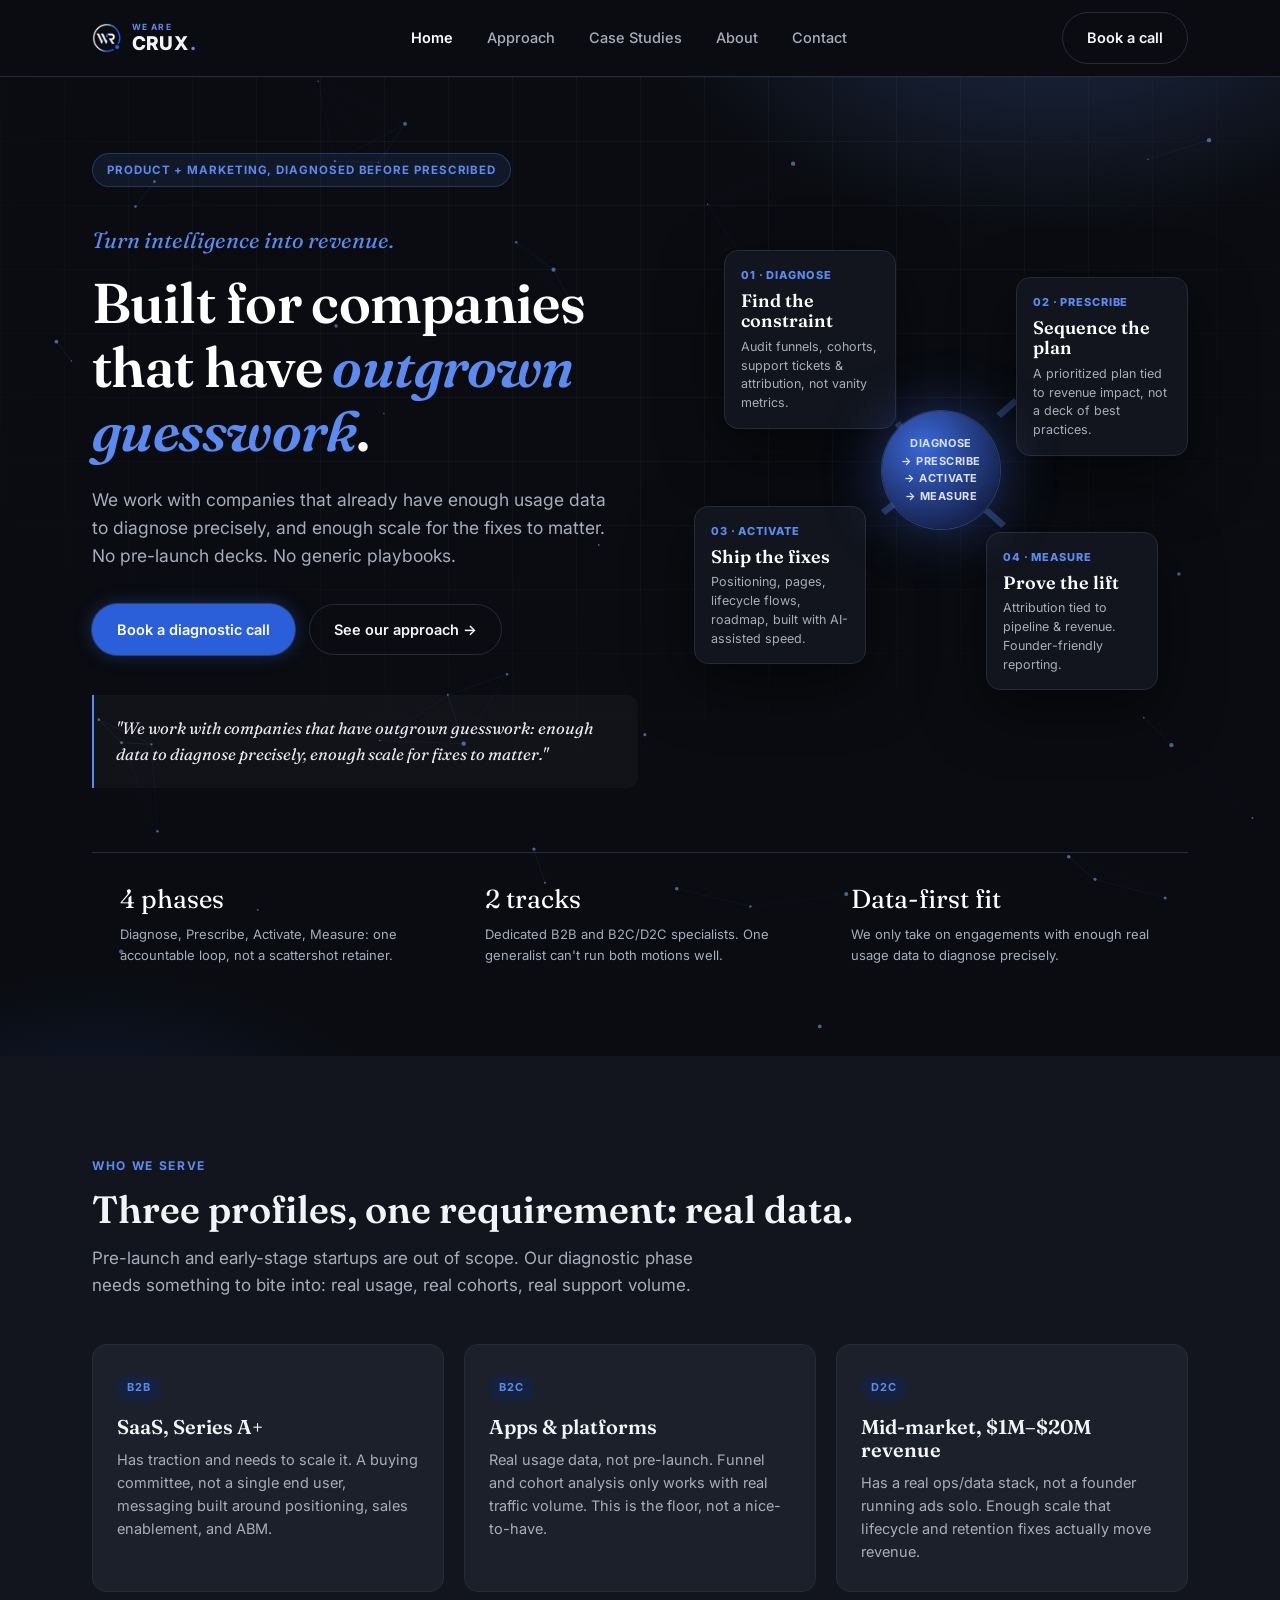
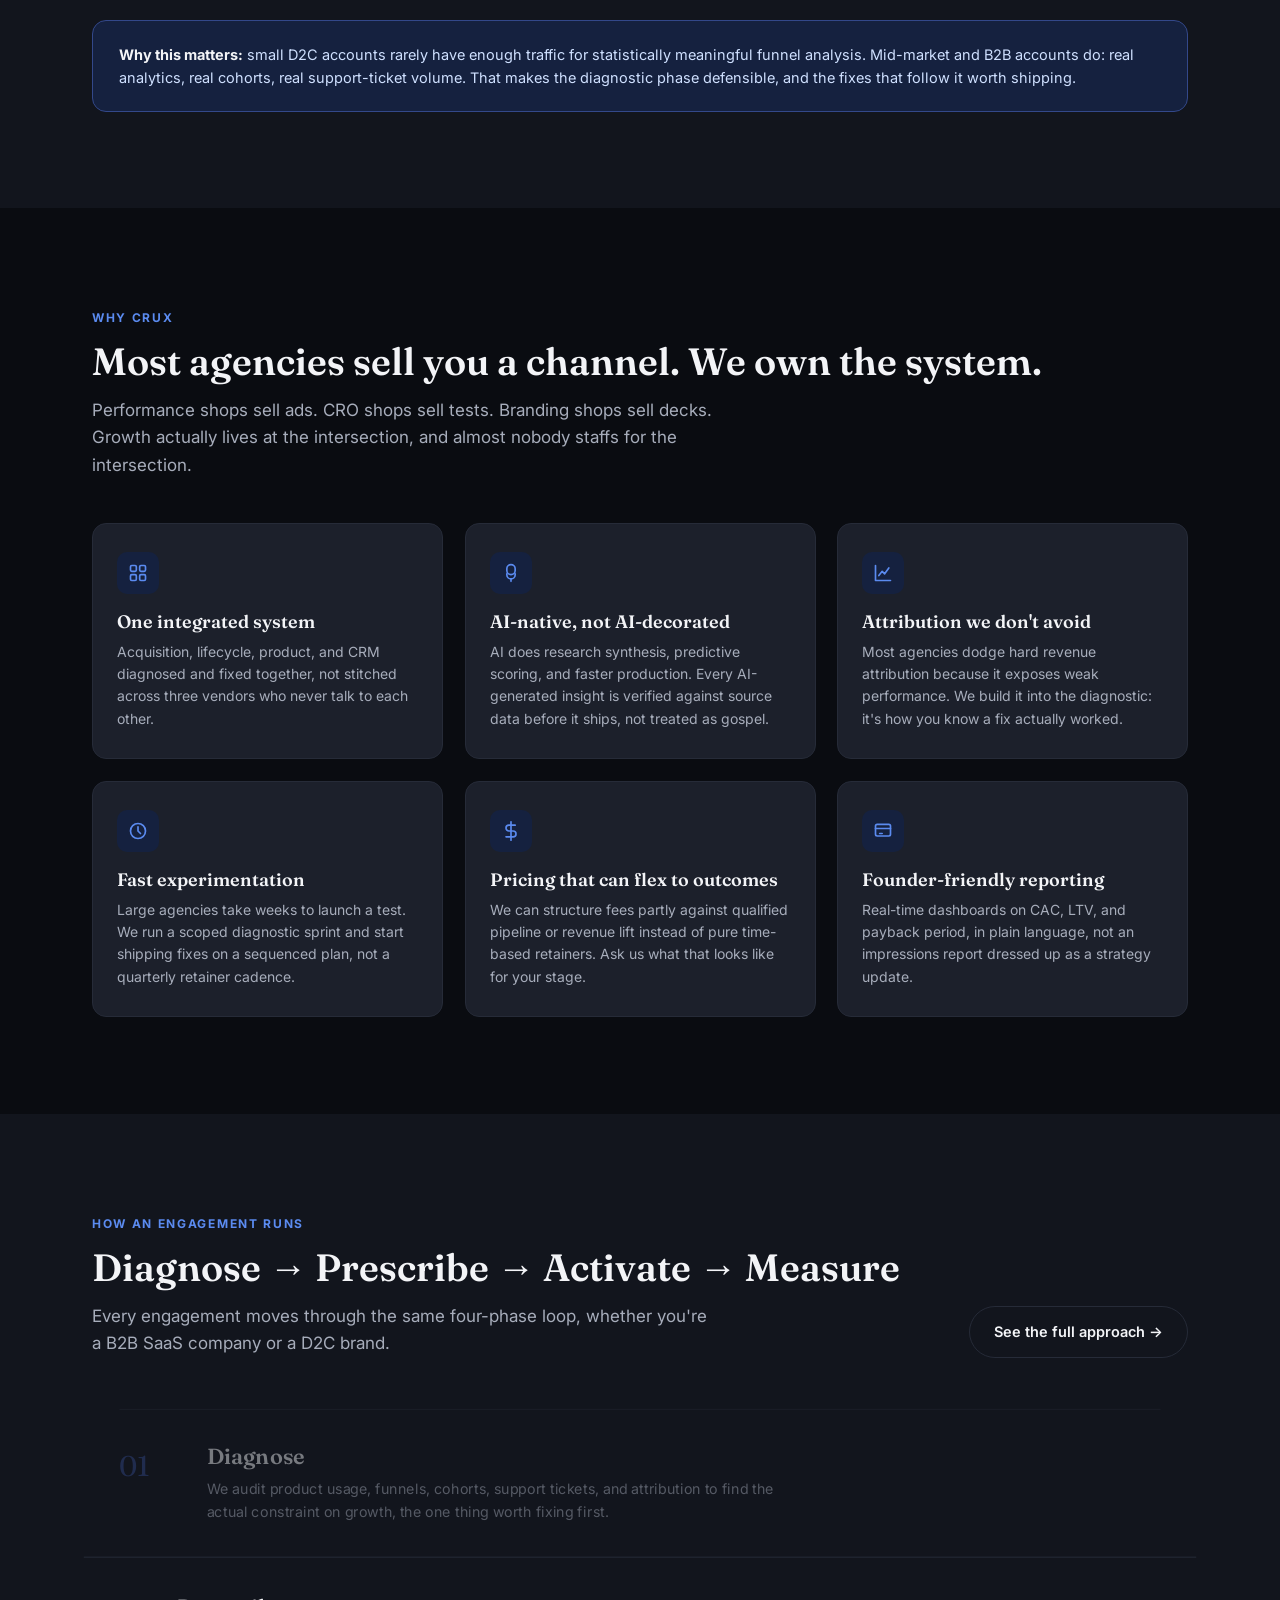
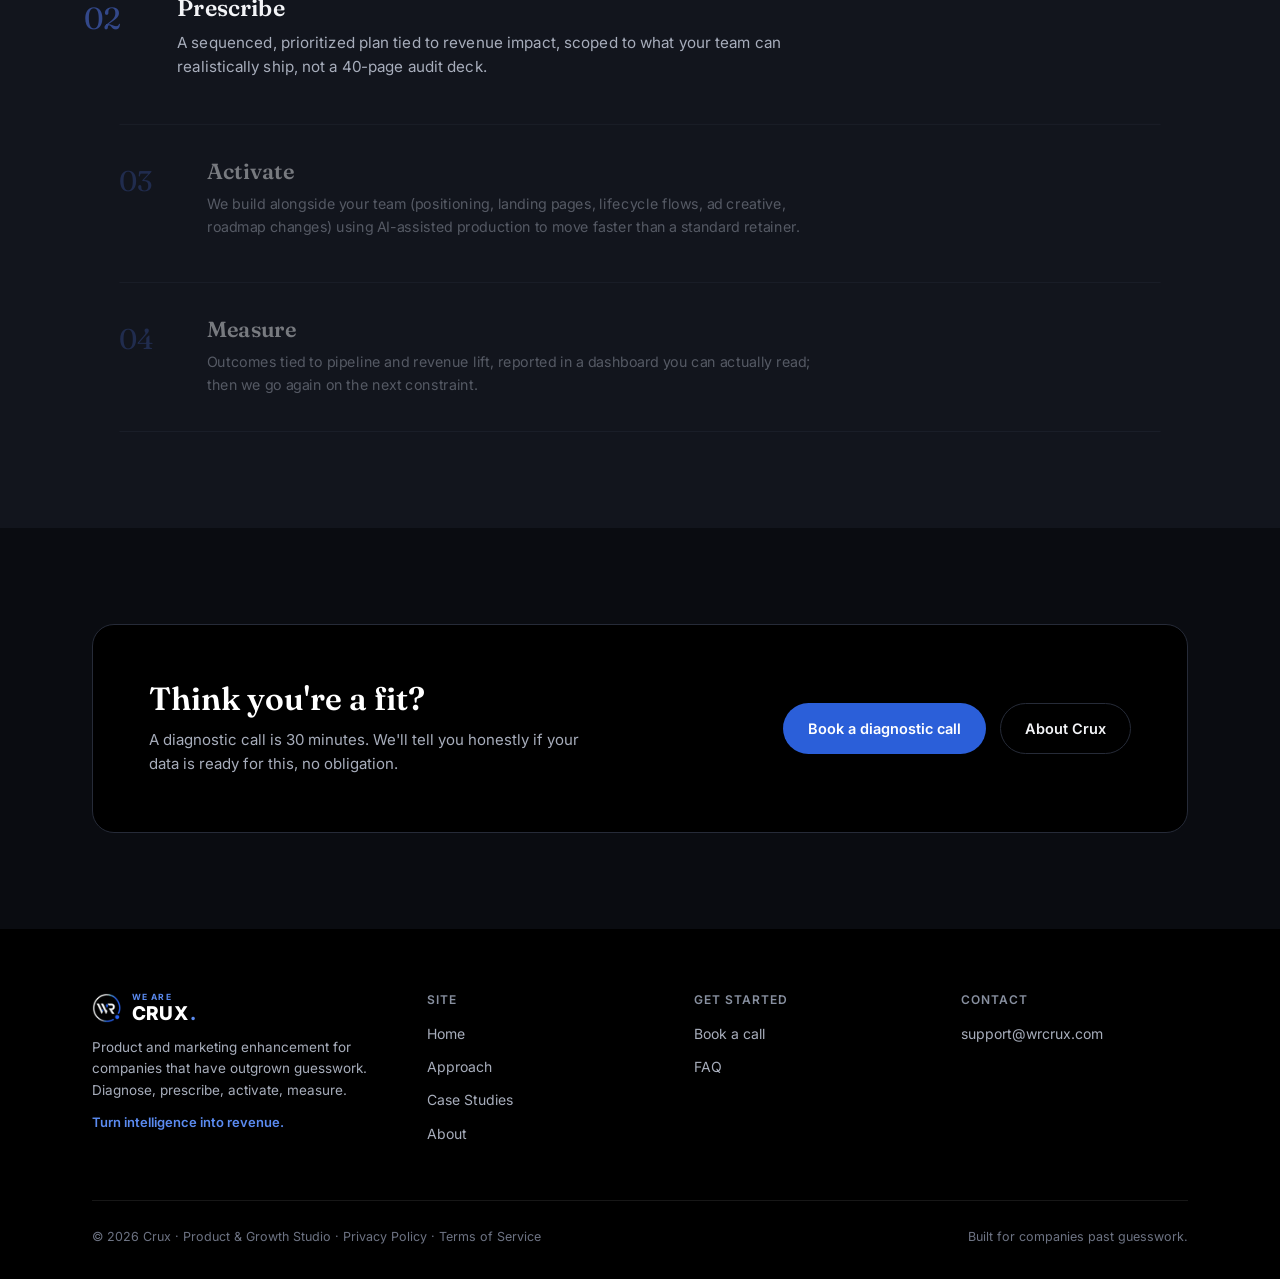
<file: index.html>
<!DOCTYPE html>
<html lang="en">
<head>
<!-- Google tag (gtag.js) -->
<script async src="https://www.googletagmanager.com/gtag/js?id=G-JC60YXVGFB"></script>
<script>
  window.dataLayer = window.dataLayer || [];
  function gtag(){dataLayer.push(arguments);}
  gtag('js', new Date());

  gtag('config', 'G-JC60YXVGFB');
</script>
<meta charset="UTF-8">
<meta name="viewport" content="width=device-width, initial-scale=1.0">
<title>Crux · Product &amp; Marketing Studio for Companies Past Guesswork</title>
<meta name="description" content="Crux diagnoses the real constraint in your product and growth funnel using real usage data, prescribes a sequenced plan, ships the fixes, and measures revenue impact, for B2B SaaS, B2C apps, and mid-market D2C.">
<link rel="icon" href="assets/favicon.svg" type="image/svg+xml">
<link rel="preconnect" href="https://fonts.googleapis.com">
<link rel="preconnect" href="https://fonts.gstatic.com" crossorigin>
<link href="https://fonts.googleapis.com/css2?family=Fraunces:ital,opsz,wght@0,9..144,400;0,9..144,500;0,9..144,600;1,9..144,500&family=Inter:wght@400;500;600;700;800&display=swap" rel="stylesheet">
<link rel="stylesheet" href="css/styles.css">
<noscript><style>.reveal{opacity:1!important;transform:none!important;}</style></noscript>
</head>
<body>

<div class="scroll-progress" id="scroll-progress"></div>

<nav class="site-nav on-dark-page" id="site-nav">
  <div class="nav-inner">
    <a href="index.html" class="brand"><img src="assets/logo-mark.png" alt="WRCRUX" class="brand-mark"><span class="brand-text"><span class="brand-kicker">We Are</span><span class="brand-word">CRUX<span class="dot">.</span></span></span></a>
    <div class="nav-links" id="nav-links">
      <a href="index.html">Home</a>
      <a href="approach.html">Approach</a>
      <a href="case-studies.html">Case Studies</a>
      <a href="about.html">About</a>
      <a href="contact.html">Contact</a>
    </div>
    <div class="nav-cta">
      <a href="contact.html" class="btn btn-outline on-dark">Book a call</a>
      <button class="nav-toggle" id="nav-toggle" aria-label="Toggle menu" aria-expanded="false"><span></span></button>
    </div>
  </div>
</nav>

<!-- HERO -->
<header class="hero">
  <div class="hero-grid"></div>
  <canvas id="hero-particles" class="hero-particles" aria-hidden="true"></canvas>
  <div class="wrap hero-inner">
    <div>
      <span class="hero-tag">Product + Marketing, Diagnosed Before Prescribed</span>
      <p class="hero-tagline">Turn intelligence into revenue.</p>
      <h1>Built for companies that have <em>outgrown guesswork</em>.</h1>
      <p class="hero-sub">We work with companies that already have enough usage data to diagnose precisely, and enough scale for the fixes to matter. No pre-launch decks. No generic playbooks.</p>
      <div class="btn-row">
        <a href="contact.html" class="btn btn-primary btn-glow">Book a diagnostic call</a>
        <a href="approach.html" class="btn btn-outline on-dark">See our approach →</a>
      </div>
      <div class="positioning-quote">
        "We work with companies that have outgrown guesswork: enough data to diagnose precisely, enough scale for fixes to matter."
      </div>
    </div>

    <div class="loop-visual">
      <svg class="loop-svg" viewBox="0 0 100 100" preserveAspectRatio="none">
        <path d="M20,14 Q35,32 50,50"/>
        <path d="M82,20 Q66,32 50,50"/>
        <path d="M14,82 Q30,66 50,50"/>
        <path d="M86,86 Q68,68 50,50"/>
      </svg>
      <div class="loop-card c1">
        <div class="num">01 · DIAGNOSE</div>
        <h4>Find the constraint</h4>
        <p>Audit funnels, cohorts, support tickets &amp; attribution, not vanity metrics.</p>
      </div>
      <div class="loop-card c2">
        <div class="num">02 · PRESCRIBE</div>
        <h4>Sequence the plan</h4>
        <p>A prioritized plan tied to revenue impact, not a deck of best practices.</p>
      </div>
      <div class="loop-card c3">
        <div class="num">03 · ACTIVATE</div>
        <h4>Ship the fixes</h4>
        <p>Positioning, pages, lifecycle flows, roadmap, built with AI-assisted speed.</p>
      </div>
      <div class="loop-card c4">
        <div class="num">04 · MEASURE</div>
        <h4>Prove the lift</h4>
        <p>Attribution tied to pipeline &amp; revenue. Founder-friendly reporting.</p>
      </div>
      <div class="loop-center">Diagnose<br>→ Prescribe<br>→ Activate<br>→ Measure</div>
    </div>
  </div>

  <div class="wrap">
    <div class="stat-row">
      <div class="stat">
        <div class="stat-num">4 phases</div>
        <div class="stat-label">Diagnose, Prescribe, Activate, Measure: one accountable loop, not a scattershot retainer.</div>
      </div>
      <div class="stat">
        <div class="stat-num">2 tracks</div>
        <div class="stat-label">Dedicated B2B and B2C/D2C specialists. One generalist can't run both motions well.</div>
      </div>
      <div class="stat">
        <div class="stat-num">Data-first fit</div>
        <div class="stat-label">We only take on engagements with enough real usage data to diagnose precisely.</div>
      </div>
    </div>
  </div>
</header>

<!-- ICP -->
<section class="canvas">
  <div class="wrap">
    <div class="section-head">
      <div>
        <span class="eyebrow">Who we serve</span>
        <h2>Three profiles, one requirement: real data.</h2>
        <p class="section-lede">Pre-launch and early-stage startups are out of scope. Our diagnostic phase needs something to bite into: real usage, real cohorts, real support volume.</p>
      </div>
    </div>

    <div class="icp-grid">
      <div class="icp-card">
        <span class="icp-label">B2B</span>
        <h3>SaaS, Series A+</h3>
        <p>Has traction and needs to scale it. A buying committee, not a single end user, messaging built around positioning, sales enablement, and ABM.</p>
      </div>
      <div class="icp-card">
        <span class="icp-label">B2C</span>
        <h3>Apps &amp; platforms</h3>
        <p>Real usage data, not pre-launch. Funnel and cohort analysis only works with real traffic volume. This is the floor, not a nice-to-have.</p>
      </div>
      <div class="icp-card">
        <span class="icp-label">D2C</span>
        <h3>Mid-market, $1M–$20M revenue</h3>
        <p>Has a real ops/data stack, not a founder running ads solo. Enough scale that lifecycle and retention fixes actually move revenue.</p>
      </div>
    </div>

    <div class="callout">
      <strong>Why this matters:</strong> small D2C accounts rarely have enough traffic for statistically meaningful funnel analysis. Mid-market and B2B accounts do: real analytics, real cohorts, real support-ticket volume. That makes the diagnostic phase defensible, and the fixes that follow it worth shipping.
    </div>
  </div>
</section>

<!-- WHY CRUX / WHITE SPACE -->
<section>
  <div class="wrap">
    <div class="section-head">
      <div>
        <span class="eyebrow">Why Crux</span>
        <h2>Most agencies sell you a channel. We own the system.</h2>
        <p class="section-lede">Performance shops sell ads. CRO shops sell tests. Branding shops sell decks. Growth actually lives at the intersection, and almost nobody staffs for the intersection.</p>
      </div>
    </div>

    <div class="feature-grid">
      <div class="feature-card reveal">
        <div class="fi"><svg viewBox="0 0 24 24" fill="none" stroke="currentColor" stroke-width="2" stroke-linecap="round" stroke-linejoin="round"><rect x="3" y="3" width="7" height="7" rx="1.5"></rect><rect x="14" y="3" width="7" height="7" rx="1.5"></rect><rect x="3" y="14" width="7" height="7" rx="1.5"></rect><rect x="14" y="14" width="7" height="7" rx="1.5"></rect></svg></div>
        <h3>One integrated system</h3>
        <p>Acquisition, lifecycle, product, and CRM diagnosed and fixed together, not stitched across three vendors who never talk to each other.</p>
      </div>
      <div class="feature-card reveal">
        <div class="fi"><svg viewBox="0 0 24 24" fill="none" stroke="currentColor" stroke-width="2" stroke-linecap="round" stroke-linejoin="round"><path d="M12 2a5 5 0 0 1 5 5v2a5 5 0 0 1-10 0V7a5 5 0 0 1 5-5Z"></path><path d="M7 13v1a5 5 0 0 0 10 0v-1"></path><path d="M12 19v3"></path></svg></div>
        <h3>AI-native, not AI-decorated</h3>
        <p>AI does research synthesis, predictive scoring, and faster production. Every AI-generated insight is verified against source data before it ships, not treated as gospel.</p>
      </div>
      <div class="feature-card reveal">
        <div class="fi"><svg viewBox="0 0 24 24" fill="none" stroke="currentColor" stroke-width="2" stroke-linecap="round" stroke-linejoin="round"><path d="M3 3v18h18"></path><path d="M7 15l4-5 3 3 5-7"></path></svg></div>
        <h3>Attribution we don't avoid</h3>
        <p>Most agencies dodge hard revenue attribution because it exposes weak performance. We build it into the diagnostic: it's how you know a fix actually worked.</p>
      </div>
      <div class="feature-card reveal">
        <div class="fi"><svg viewBox="0 0 24 24" fill="none" stroke="currentColor" stroke-width="2" stroke-linecap="round" stroke-linejoin="round"><circle cx="12" cy="12" r="9"></circle><path d="M12 7v5l3 3"></path></svg></div>
        <h3>Fast experimentation</h3>
        <p>Large agencies take weeks to launch a test. We run a scoped diagnostic sprint and start shipping fixes on a sequenced plan, not a quarterly retainer cadence.</p>
      </div>
      <div class="feature-card reveal">
        <div class="fi"><svg viewBox="0 0 24 24" fill="none" stroke="currentColor" stroke-width="2" stroke-linecap="round" stroke-linejoin="round"><path d="M12 1v22"></path><path d="M17 5H9.5a3.5 3.5 0 0 0 0 7h5a3.5 3.5 0 0 1 0 7H6"></path></svg></div>
        <h3>Pricing that can flex to outcomes</h3>
        <p>We can structure fees partly against qualified pipeline or revenue lift instead of pure time-based retainers. Ask us what that looks like for your stage.</p>
      </div>
      <div class="feature-card reveal">
        <div class="fi"><svg viewBox="0 0 24 24" fill="none" stroke="currentColor" stroke-width="2" stroke-linecap="round" stroke-linejoin="round"><rect x="3" y="4" width="18" height="14" rx="2"></rect><path d="M3 9h18"></path><path d="M8 15h3"></path></svg></div>
        <h3>Founder-friendly reporting</h3>
        <p>Real-time dashboards on CAC, LTV, and payback period, in plain language, not an impressions report dressed up as a strategy update.</p>
      </div>
    </div>
  </div>
</section>

<!-- PROCESS TEASER -->
<section class="canvas">
  <div class="wrap">
    <div class="section-head">
      <div>
        <span class="eyebrow">How an engagement runs</span>
        <h2>Diagnose → Prescribe → Activate → Measure</h2>
        <p class="section-lede">Every engagement moves through the same four-phase loop, whether you're a B2B SaaS company or a D2C brand.</p>
      </div>
      <a href="approach.html" class="btn btn-outline">See the full approach →</a>
    </div>

    <div class="process-list">
      <div class="process-row reveal">
        <div class="process-num">01</div>
        <div>
          <h3>Diagnose</h3>
          <p class="body">We audit product usage, funnels, cohorts, support tickets, and attribution to find the actual constraint on growth, the one thing worth fixing first.</p>
        </div>
      </div>
      <div class="process-row reveal">
        <div class="process-num">02</div>
        <div>
          <h3>Prescribe</h3>
          <p class="body">A sequenced, prioritized plan tied to revenue impact, scoped to what your team can realistically ship, not a 40-page audit deck.</p>
        </div>
      </div>
      <div class="process-row reveal">
        <div class="process-num">03</div>
        <div>
          <h3>Activate</h3>
          <p class="body">We build alongside your team (positioning, landing pages, lifecycle flows, ad creative, roadmap changes) using AI-assisted production to move faster than a standard retainer.</p>
        </div>
      </div>
      <div class="process-row reveal">
        <div class="process-num">04</div>
        <div>
          <h3>Measure</h3>
          <p class="body">Outcomes tied to pipeline and revenue lift, reported in a dashboard you can actually read; then we go again on the next constraint.</p>
        </div>
      </div>
    </div>
  </div>
</section>

<!-- CTA -->
<section>
  <div class="wrap">
    <div class="cta-band reveal">
      <div>
        <h2>Think you're a fit?</h2>
        <p>A diagnostic call is 30 minutes. We'll tell you honestly if your data is ready for this, no obligation.</p>
      </div>
      <div class="btn-row">
        <a href="contact.html" class="btn btn-primary">Book a diagnostic call</a>
        <a href="about.html" class="btn btn-outline on-dark">About Crux</a>
      </div>
    </div>
  </div>
</section>

<footer class="site-footer">
  <div class="wrap">
    <div class="footer-top">
      <div>
        <div class="brand"><img src="assets/logo-mark.png" alt="WRCRUX" class="brand-mark"><span class="brand-text"><span class="brand-kicker">We Are</span><span class="brand-word">CRUX<span class="dot">.</span></span></span></div>
        <p>Product and marketing enhancement for companies that have outgrown guesswork. Diagnose, prescribe, activate, measure.</p>
        <p style="color:var(--accent-glow);font-weight:600;font-size:13px;margin-top:10px;">Turn intelligence into revenue.</p>
      </div>
      <div class="footer-col">
        <h5>Site</h5>
        <a href="index.html">Home</a>
        <a href="approach.html">Approach</a>
        <a href="case-studies.html">Case Studies</a>
        <a href="about.html">About</a>
      </div>
      <div class="footer-col">
        <h5>Get started</h5>
        <a href="contact.html">Book a call</a>
        <a href="contact.html#faq">FAQ</a>
      </div>
      <div class="footer-col">
        <h5>Contact</h5>
        <a href="mailto:support@wrcrux.com">support@wrcrux.com</a>
      </div>
    </div>
    <div class="footer-bottom">
      <span>© <span data-year></span> Crux · Product &amp; Growth Studio · <a href="privacy-policy.html">Privacy Policy</a> · <a href="terms.html">Terms of Service</a></span>
      <span>Built for companies past guesswork.</span>
    </div>
  </div>
</footer>

<a href="contact.html" class="mobile-cta" aria-label="Book a diagnostic call">
  <svg viewBox="0 0 24 24" fill="none" stroke="currentColor" stroke-width="2" stroke-linecap="round" stroke-linejoin="round"><rect x="3" y="4" width="18" height="18" rx="2"></rect><path d="M16 2v4"></path><path d="M8 2v4"></path><path d="M3 10h18"></path></svg>
  Book a call
</a>

<script src="js/main.js"></script>
</body>
</html>
</file>
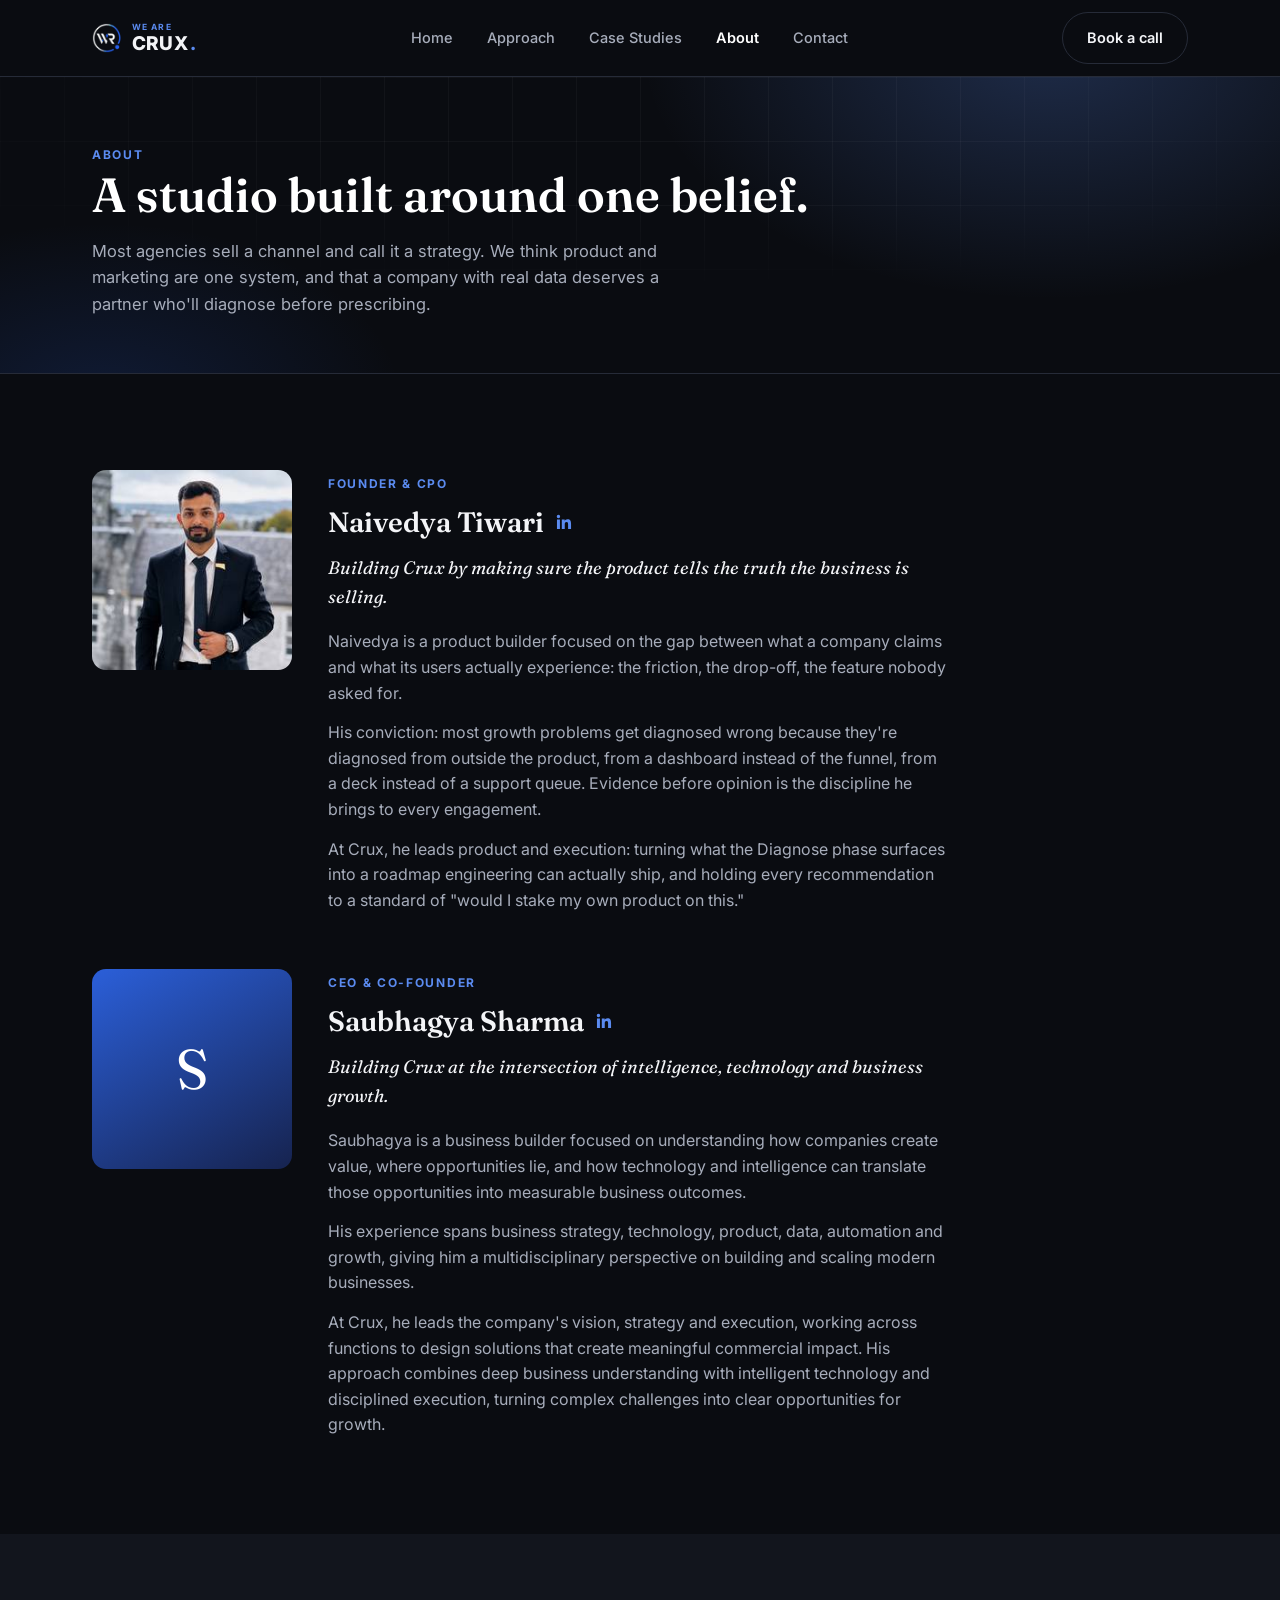
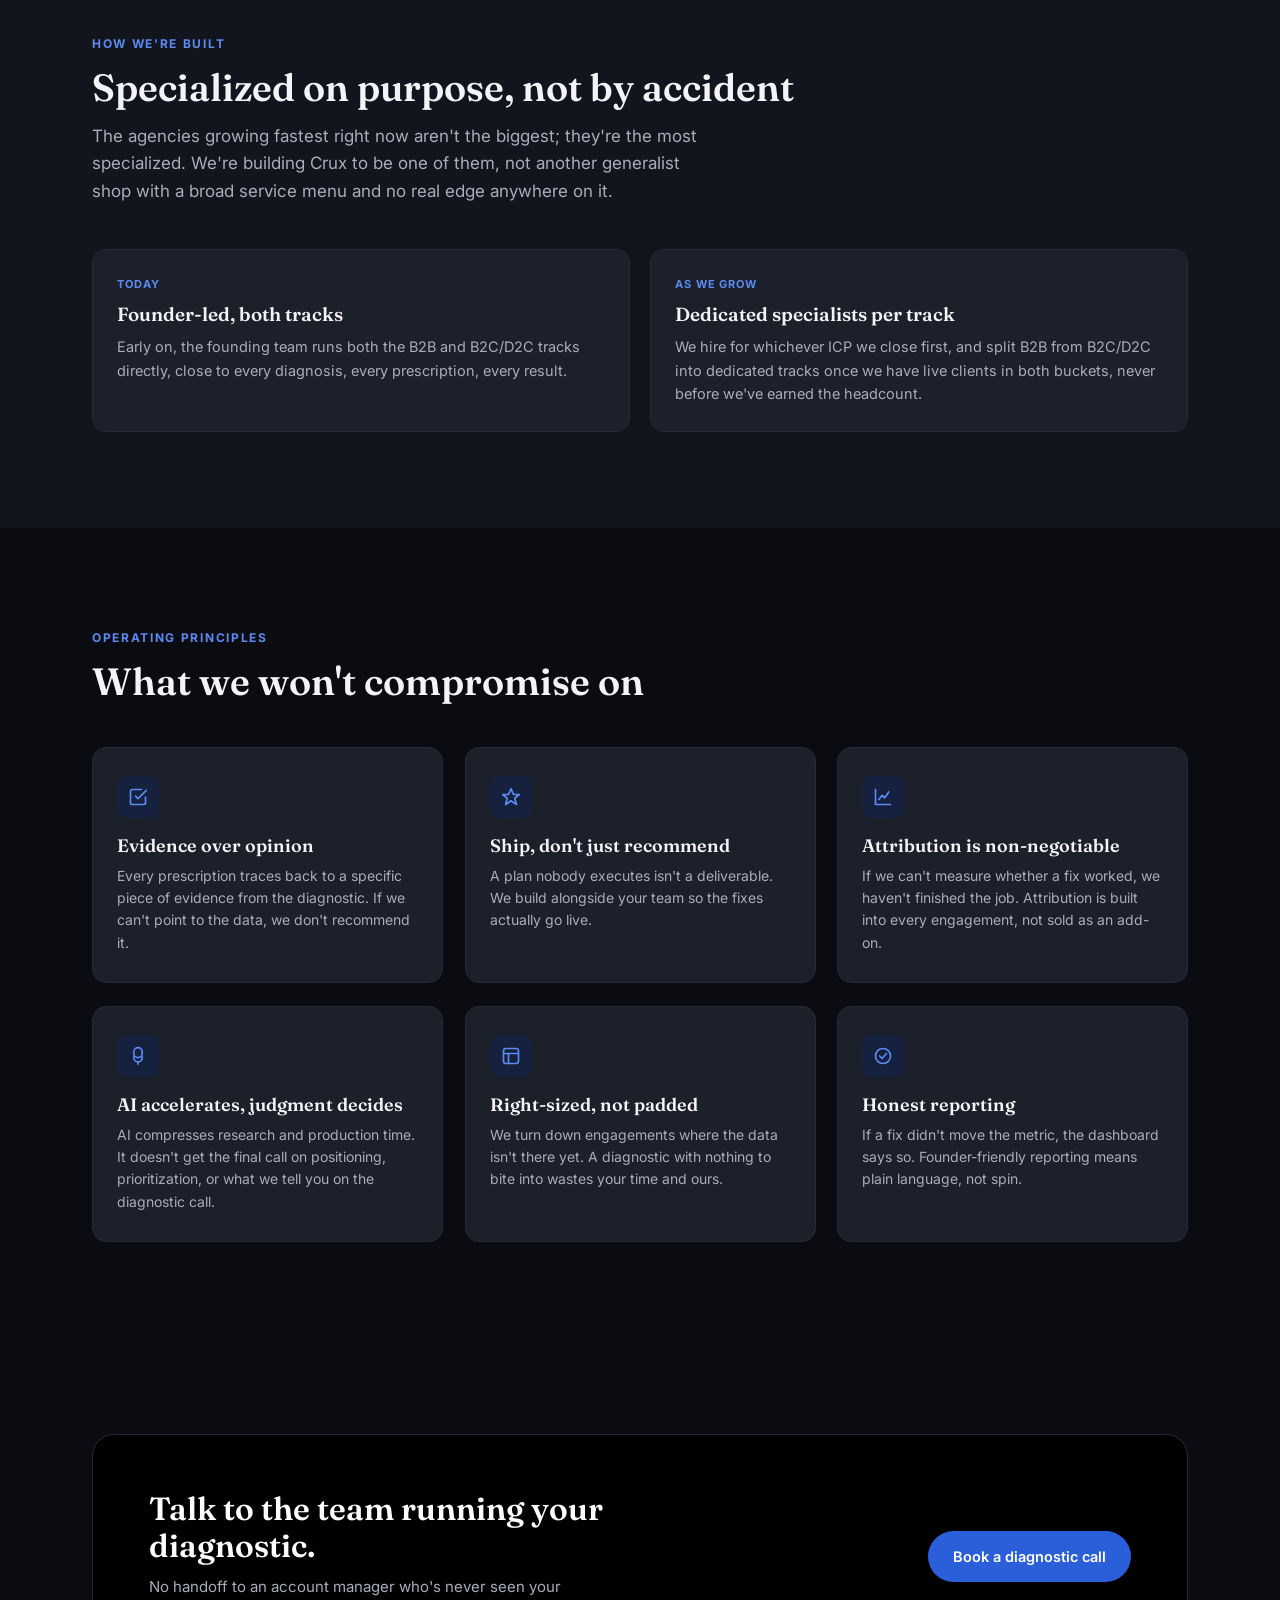
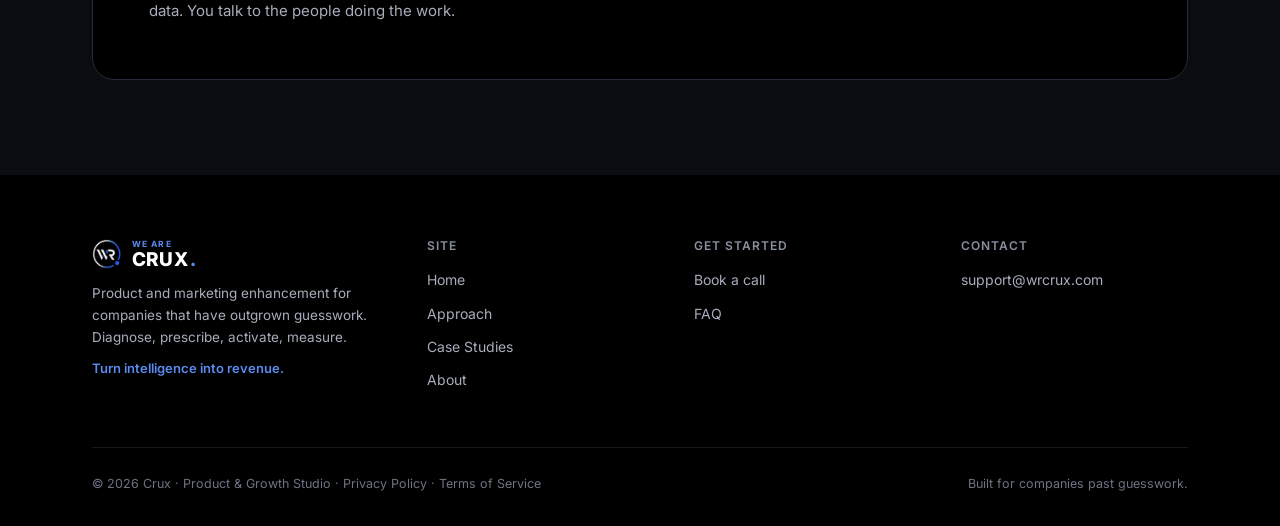
<file: about.html>
<!DOCTYPE html>
<html lang="en">
<head>
<!-- Google tag (gtag.js) -->
<script async src="https://www.googletagmanager.com/gtag/js?id=G-JC60YXVGFB"></script>
<script>
  window.dataLayer = window.dataLayer || [];
  function gtag(){dataLayer.push(arguments);}
  gtag('js', new Date());

  gtag('config', 'G-JC60YXVGFB');
</script>
<meta charset="UTF-8">
<meta name="viewport" content="width=device-width, initial-scale=1.0">
<title>About · Crux</title>
<meta name="description" content="Crux is a product and marketing studio built around one belief: evidence before opinion, and one team accountable for the whole loop.">
<link rel="icon" href="assets/favicon.svg" type="image/svg+xml">
<link rel="preconnect" href="https://fonts.googleapis.com">
<link rel="preconnect" href="https://fonts.gstatic.com" crossorigin>
<link href="https://fonts.googleapis.com/css2?family=Fraunces:ital,opsz,wght@0,9..144,400;0,9..144,500;0,9..144,600;1,9..144,500&family=Inter:wght@400;500;600;700;800&display=swap" rel="stylesheet">
<link rel="stylesheet" href="css/styles.css">
<noscript><style>.reveal{opacity:1!important;transform:none!important;}</style></noscript>
</head>
<body>

<div class="scroll-progress" id="scroll-progress"></div>

<nav class="site-nav on-dark-page" id="site-nav">
  <div class="nav-inner">
    <a href="index.html" class="brand"><img src="assets/logo-mark.png" alt="WRCRUX" class="brand-mark"><span class="brand-text"><span class="brand-kicker">We Are</span><span class="brand-word">CRUX<span class="dot">.</span></span></span></a>
    <div class="nav-links" id="nav-links">
      <a href="index.html">Home</a>
      <a href="approach.html">Approach</a>
      <a href="case-studies.html">Case Studies</a>
      <a href="about.html">About</a>
      <a href="contact.html">Contact</a>
    </div>
    <div class="nav-cta">
      <a href="contact.html" class="btn btn-outline on-dark">Book a call</a>
      <button class="nav-toggle" id="nav-toggle" aria-label="Toggle menu" aria-expanded="false"><span></span></button>
    </div>
  </div>
</nav>

<header class="page-hero">
  <div class="hero-grid"></div>
  <div class="wrap">
    <span class="eyebrow">About</span>
    <h1>A studio built around one belief.</h1>
    <p>Most agencies sell a channel and call it a strategy. We think product and marketing are one system, and that a company with real data deserves a partner who'll diagnose before prescribing.</p>
  </div>
</header>

<!-- FOUNDERS -->
<section>
  <div class="wrap">
    <div class="founder-block">
      <img src="assets/founder-naivedya.jpg" alt="Naivedya Tiwari" class="founder-avatar">
      <div>
        <span class="eyebrow">Founder &amp; CPO</span>
        <div style="display:flex;align-items:center;gap:10px;margin:10px 0 16px;">
          <h2 style="font-size:28px;margin:0;">Naivedya Tiwari</h2>
          <a href="https://www.linkedin.com/in/naivedya-tiwari/" target="_blank" rel="noopener" aria-label="Naivedya Tiwari on LinkedIn" style="display:inline-flex;color:var(--accent-glow);">
            <svg viewBox="0 0 24 24" width="20" height="20" fill="currentColor"><path d="M20.45 20.45h-3.55v-5.57c0-1.33-.02-3.03-1.85-3.03-1.85 0-2.14 1.45-2.14 2.94v5.66H9.36V9h3.41v1.56h.05c.48-.9 1.64-1.85 3.37-1.85 3.6 0 4.27 2.37 4.27 5.46v6.28zM5.34 7.43a2.06 2.06 0 1 1 0-4.12 2.06 2.06 0 0 1 0 4.12zM7.12 20.45H3.56V9h3.56v11.45z"></path></svg>
          </a>
        </div>
        <p style="font-family:var(--serif);font-style:italic;font-size:18px;color:var(--ink);max-width:620px;margin-bottom:18px;">Building Crux by making sure the product tells the truth the business is selling.</p>
        <p style="font-size:16px;color:var(--ink-soft);max-width:620px;margin-bottom:14px;">Naivedya is a product builder focused on the gap between what a company claims and what its users actually experience: the friction, the drop-off, the feature nobody asked for.</p>
        <p style="font-size:16px;color:var(--ink-soft);max-width:620px;margin-bottom:14px;">His conviction: most growth problems get diagnosed wrong because they're diagnosed from outside the product, from a dashboard instead of the funnel, from a deck instead of a support queue. Evidence before opinion is the discipline he brings to every engagement.</p>
        <p style="font-size:16px;color:var(--ink-soft);max-width:620px;">At Crux, he leads product and execution: turning what the Diagnose phase surfaces into a roadmap engineering can actually ship, and holding every recommendation to a standard of "would I stake my own product on this."</p>
      </div>
    </div>

    <div class="founder-block" style="margin-top:56px;">
      <div class="founder-avatar">S</div>
      <div>
        <span class="eyebrow">CEO &amp; Co-Founder</span>
        <div style="display:flex;align-items:center;gap:10px;margin:10px 0 16px;">
          <h2 style="font-size:28px;margin:0;">Saubhagya Sharma</h2>
          <a href="https://www.linkedin.com/in/saubhagya15/" target="_blank" rel="noopener" aria-label="Saubhagya Sharma on LinkedIn" style="display:inline-flex;color:var(--accent-glow);">
            <svg viewBox="0 0 24 24" width="20" height="20" fill="currentColor"><path d="M20.45 20.45h-3.55v-5.57c0-1.33-.02-3.03-1.85-3.03-1.85 0-2.14 1.45-2.14 2.94v5.66H9.36V9h3.41v1.56h.05c.48-.9 1.64-1.85 3.37-1.85 3.6 0 4.27 2.37 4.27 5.46v6.28zM5.34 7.43a2.06 2.06 0 1 1 0-4.12 2.06 2.06 0 0 1 0 4.12zM7.12 20.45H3.56V9h3.56v11.45z"></path></svg>
          </a>
        </div>
        <p style="font-family:var(--serif);font-style:italic;font-size:18px;color:var(--ink);max-width:620px;margin-bottom:18px;">Building Crux at the intersection of intelligence, technology and business growth.</p>
        <p style="font-size:16px;color:var(--ink-soft);max-width:620px;margin-bottom:14px;">Saubhagya is a business builder focused on understanding how companies create value, where opportunities lie, and how technology and intelligence can translate those opportunities into measurable business outcomes.</p>
        <p style="font-size:16px;color:var(--ink-soft);max-width:620px;margin-bottom:14px;">His experience spans business strategy, technology, product, data, automation and growth, giving him a multidisciplinary perspective on building and scaling modern businesses.</p>
        <p style="font-size:16px;color:var(--ink-soft);max-width:620px;">At Crux, he leads the company's vision, strategy and execution, working across functions to design solutions that create meaningful commercial impact. His approach combines deep business understanding with intelligent technology and disciplined execution, turning complex challenges into clear opportunities for growth.</p>
      </div>
    </div>
  </div>
</section>

<!-- HOW WE'RE BUILT -->
<section class="canvas">
  <div class="wrap">
    <div class="section-head">
      <div>
        <span class="eyebrow">How we're built</span>
        <h2>Specialized on purpose, not by accident</h2>
        <p class="section-lede">The agencies growing fastest right now aren't the biggest; they're the most specialized. We're building Crux to be one of them, not another generalist shop with a broad service menu and no real edge anywhere on it.</p>
      </div>
    </div>

    <div class="split-note">
      <div class="panel reveal">
        <span class="tag">Today</span>
        <h4>Founder-led, both tracks</h4>
        <p>Early on, the founding team runs both the B2B and B2C/D2C tracks directly, close to every diagnosis, every prescription, every result.</p>
      </div>
      <div class="panel reveal">
        <span class="tag">As we grow</span>
        <h4>Dedicated specialists per track</h4>
        <p>We hire for whichever ICP we close first, and split B2B from B2C/D2C into dedicated tracks once we have live clients in both buckets, never before we've earned the headcount.</p>
      </div>
    </div>
  </div>
</section>

<!-- VALUES -->
<section>
  <div class="wrap">
    <div class="section-head">
      <div>
        <span class="eyebrow">Operating principles</span>
        <h2>What we won't compromise on</h2>
      </div>
    </div>

    <div class="feature-grid">
      <div class="feature-card reveal">
        <div class="fi"><svg viewBox="0 0 24 24" fill="none" stroke="currentColor" stroke-width="2" stroke-linecap="round" stroke-linejoin="round"><path d="M9 11l3 3L22 4"></path><path d="M21 12v7a2 2 0 0 1-2 2H5a2 2 0 0 1-2-2V5a2 2 0 0 1 2-2h11"></path></svg></div>
        <h3>Evidence over opinion</h3>
        <p>Every prescription traces back to a specific piece of evidence from the diagnostic. If we can't point to the data, we don't recommend it.</p>
      </div>
      <div class="feature-card reveal">
        <div class="fi"><svg viewBox="0 0 24 24" fill="none" stroke="currentColor" stroke-width="2" stroke-linecap="round" stroke-linejoin="round"><path d="M12 2l3 7h7l-5.5 4.5L18.5 21 12 16.5 5.5 21l2-7.5L2 9h7z"></path></svg></div>
        <h3>Ship, don't just recommend</h3>
        <p>A plan nobody executes isn't a deliverable. We build alongside your team so the fixes actually go live.</p>
      </div>
      <div class="feature-card reveal">
        <div class="fi"><svg viewBox="0 0 24 24" fill="none" stroke="currentColor" stroke-width="2" stroke-linecap="round" stroke-linejoin="round"><path d="M3 3v18h18"></path><path d="M7 15l4-5 3 3 5-7"></path></svg></div>
        <h3>Attribution is non-negotiable</h3>
        <p>If we can't measure whether a fix worked, we haven't finished the job. Attribution is built into every engagement, not sold as an add-on.</p>
      </div>
      <div class="feature-card reveal">
        <div class="fi"><svg viewBox="0 0 24 24" fill="none" stroke="currentColor" stroke-width="2" stroke-linecap="round" stroke-linejoin="round"><path d="M12 2a5 5 0 0 1 5 5v2a5 5 0 0 1-10 0V7a5 5 0 0 1 5-5Z"></path><path d="M7 13v1a5 5 0 0 0 10 0v-1"></path><path d="M12 19v3"></path></svg></div>
        <h3>AI accelerates, judgment decides</h3>
        <p>AI compresses research and production time. It doesn't get the final call on positioning, prioritization, or what we tell you on the diagnostic call.</p>
      </div>
      <div class="feature-card reveal">
        <div class="fi"><svg viewBox="0 0 24 24" fill="none" stroke="currentColor" stroke-width="2" stroke-linecap="round" stroke-linejoin="round"><rect x="3" y="3" width="18" height="18" rx="3"></rect><path d="M3 9h18"></path><path d="M9 21V9"></path></svg></div>
        <h3>Right-sized, not padded</h3>
        <p>We turn down engagements where the data isn't there yet. A diagnostic with nothing to bite into wastes your time and ours.</p>
      </div>
      <div class="feature-card reveal">
        <div class="fi"><svg viewBox="0 0 24 24" fill="none" stroke="currentColor" stroke-width="2" stroke-linecap="round" stroke-linejoin="round"><circle cx="12" cy="12" r="9"></circle><path d="M8 12l3 3 5-6"></path></svg></div>
        <h3>Honest reporting</h3>
        <p>If a fix didn't move the metric, the dashboard says so. Founder-friendly reporting means plain language, not spin.</p>
      </div>
    </div>
  </div>
</section>

<section>
  <div class="wrap">
    <div class="cta-band reveal">
      <div>
        <h2>Talk to the team running your diagnostic.</h2>
        <p>No handoff to an account manager who's never seen your data. You talk to the people doing the work.</p>
      </div>
      <div class="btn-row">
        <a href="contact.html" class="btn btn-primary">Book a diagnostic call</a>
      </div>
    </div>
  </div>
</section>

<footer class="site-footer">
  <div class="wrap">
    <div class="footer-top">
      <div>
        <div class="brand"><img src="assets/logo-mark.png" alt="WRCRUX" class="brand-mark"><span class="brand-text"><span class="brand-kicker">We Are</span><span class="brand-word">CRUX<span class="dot">.</span></span></span></div>
        <p>Product and marketing enhancement for companies that have outgrown guesswork. Diagnose, prescribe, activate, measure.</p>
        <p style="color:var(--accent-glow);font-weight:600;font-size:13px;margin-top:10px;">Turn intelligence into revenue.</p>
      </div>
      <div class="footer-col">
        <h5>Site</h5>
        <a href="index.html">Home</a>
        <a href="approach.html">Approach</a>
        <a href="case-studies.html">Case Studies</a>
        <a href="about.html">About</a>
      </div>
      <div class="footer-col">
        <h5>Get started</h5>
        <a href="contact.html">Book a call</a>
        <a href="contact.html#faq">FAQ</a>
      </div>
      <div class="footer-col">
        <h5>Contact</h5>
        <a href="mailto:support@wrcrux.com">support@wrcrux.com</a>
      </div>
    </div>
    <div class="footer-bottom">
      <span>© <span data-year></span> Crux · Product &amp; Growth Studio · <a href="privacy-policy.html">Privacy Policy</a> · <a href="terms.html">Terms of Service</a></span>
      <span>Built for companies past guesswork.</span>
    </div>
  </div>
</footer>

<a href="contact.html" class="mobile-cta" aria-label="Book a diagnostic call">
  <svg viewBox="0 0 24 24" fill="none" stroke="currentColor" stroke-width="2" stroke-linecap="round" stroke-linejoin="round"><rect x="3" y="4" width="18" height="18" rx="2"></rect><path d="M16 2v4"></path><path d="M8 2v4"></path><path d="M3 10h18"></path></svg>
  Book a call
</a>

<script src="js/main.js"></script>
</body>
</html>
</file>
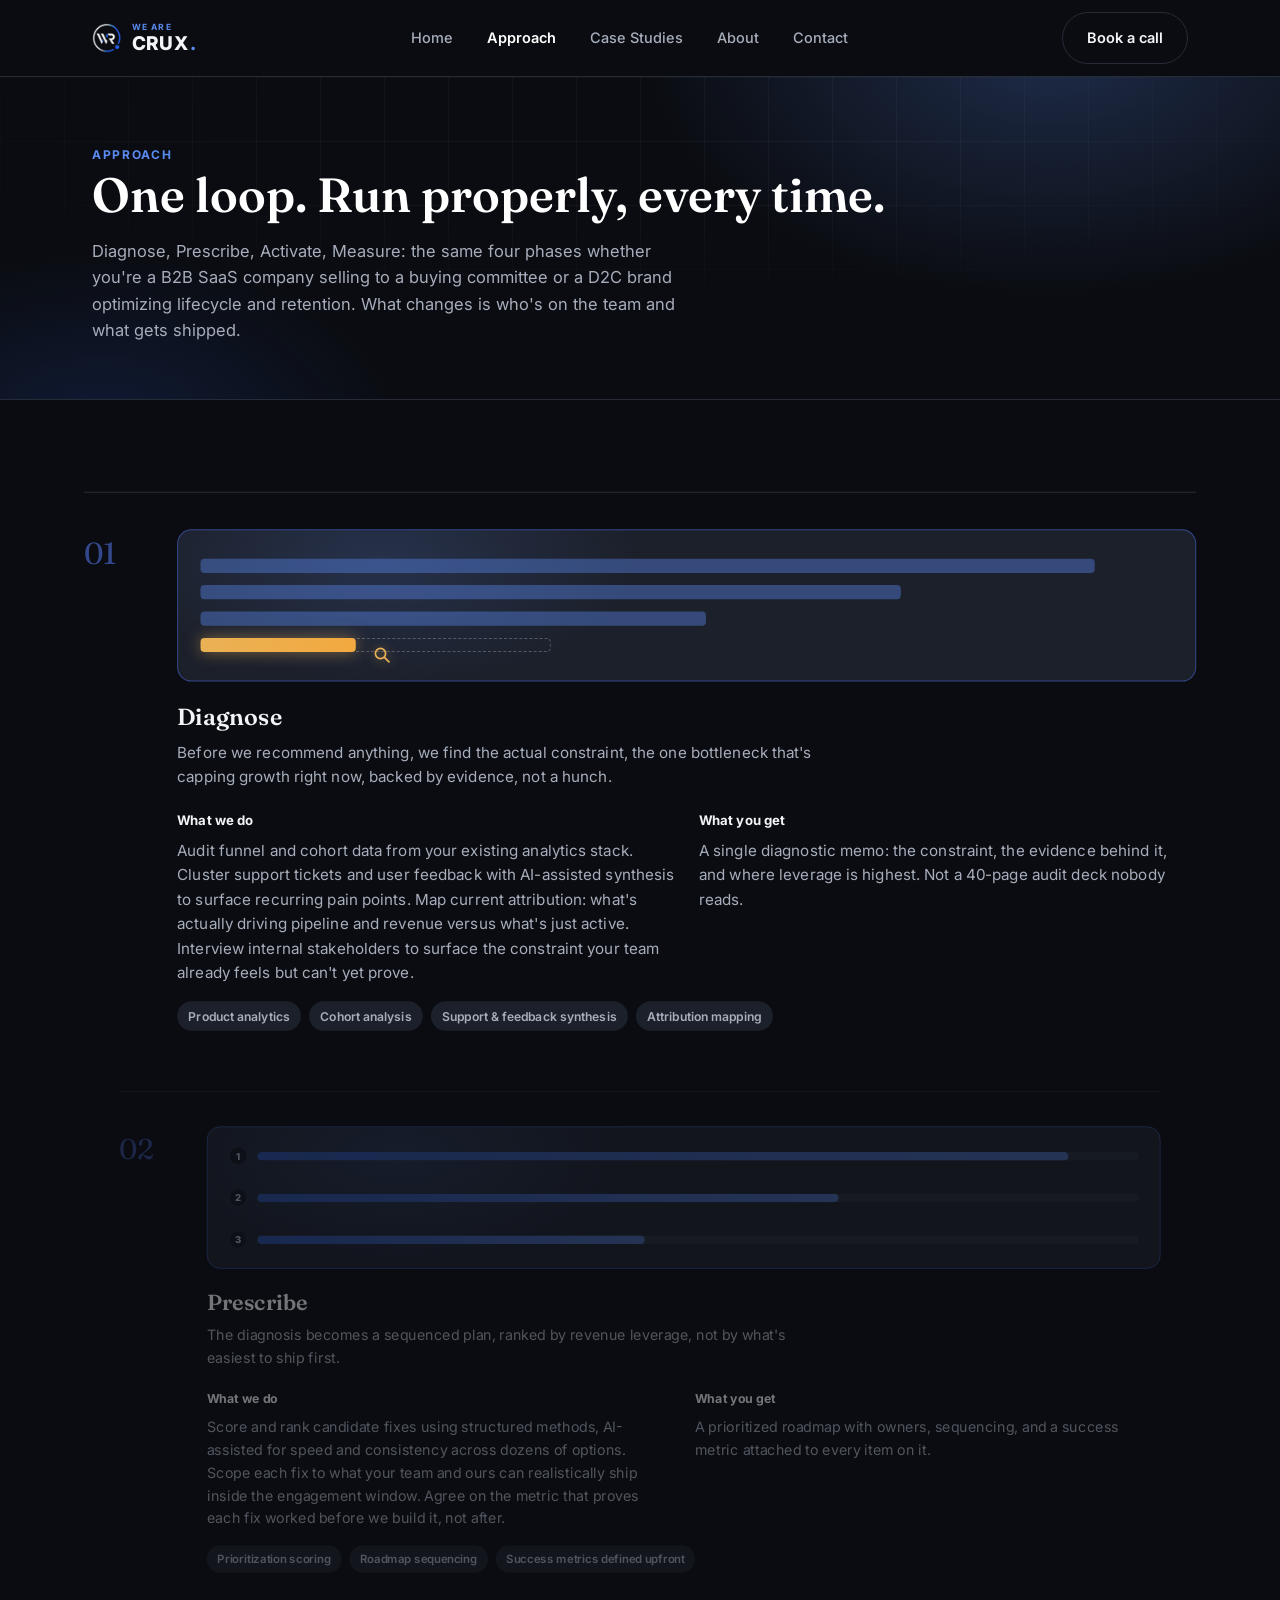
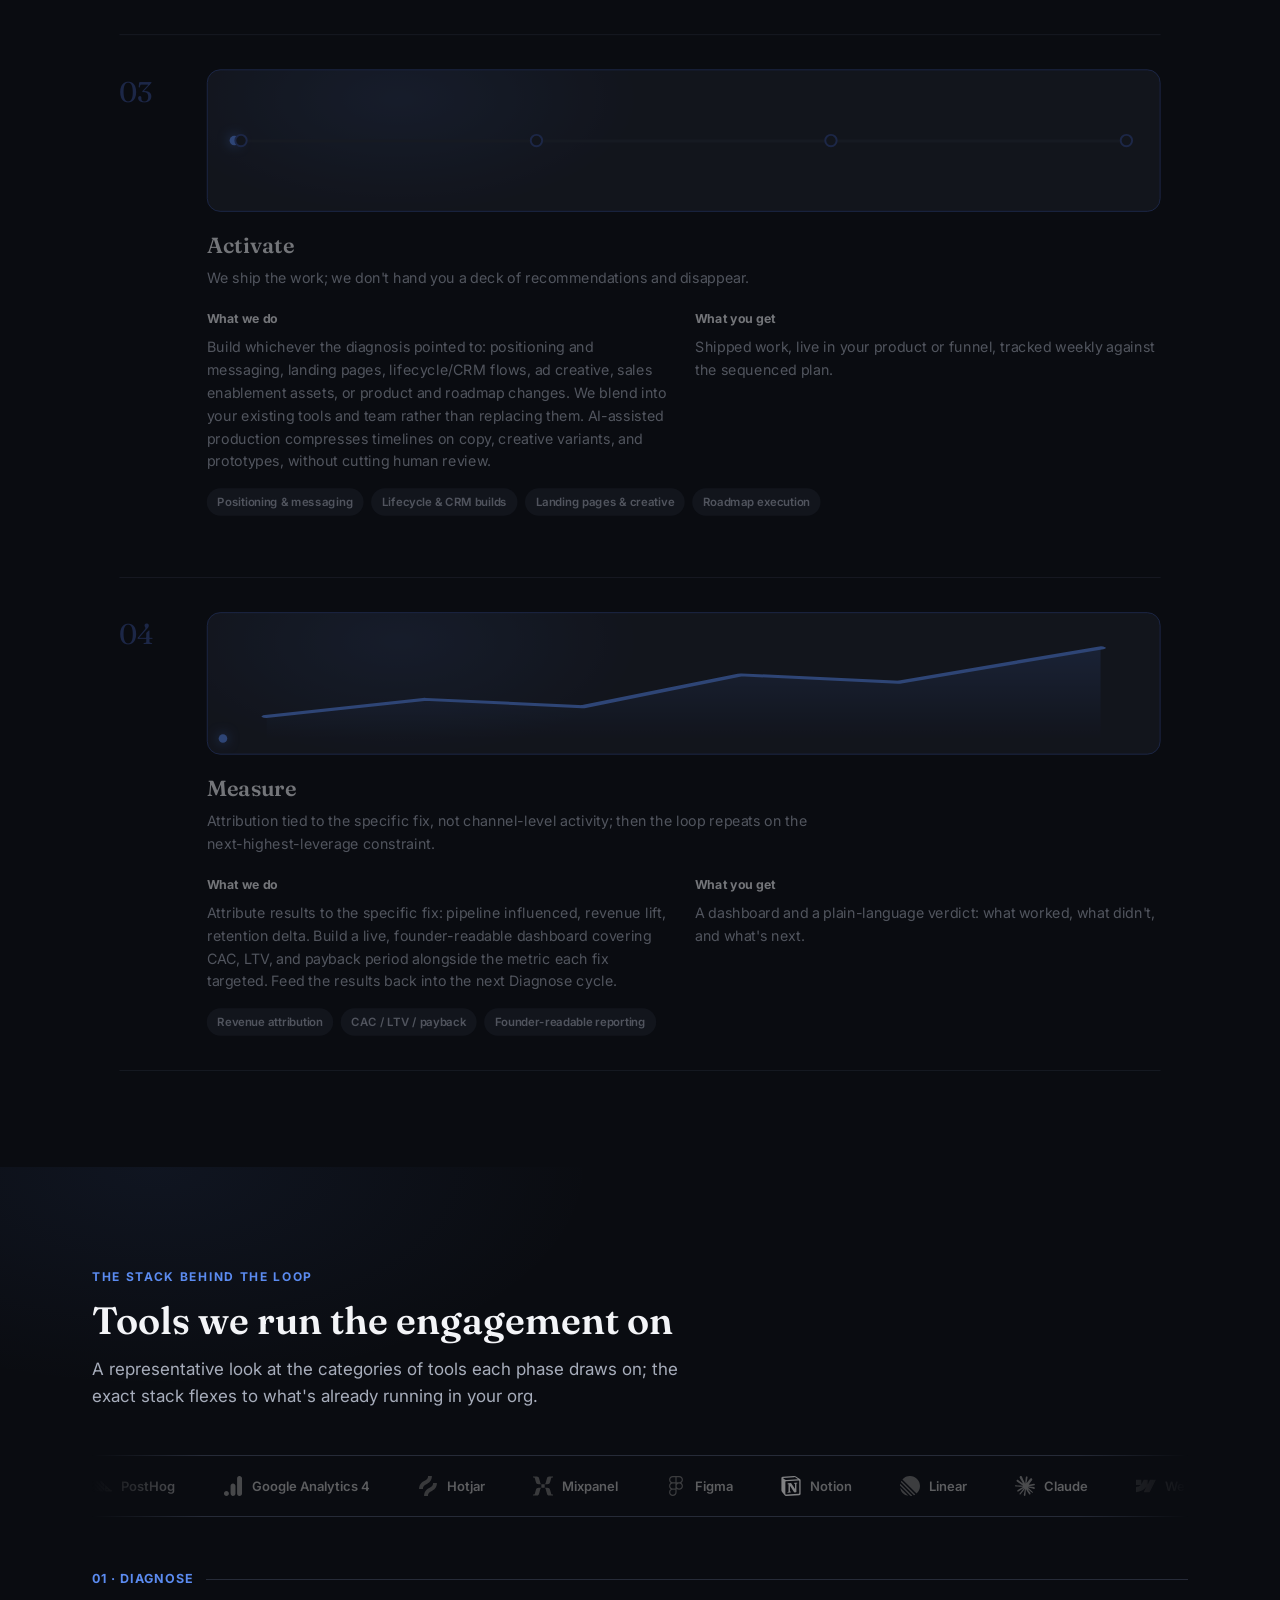
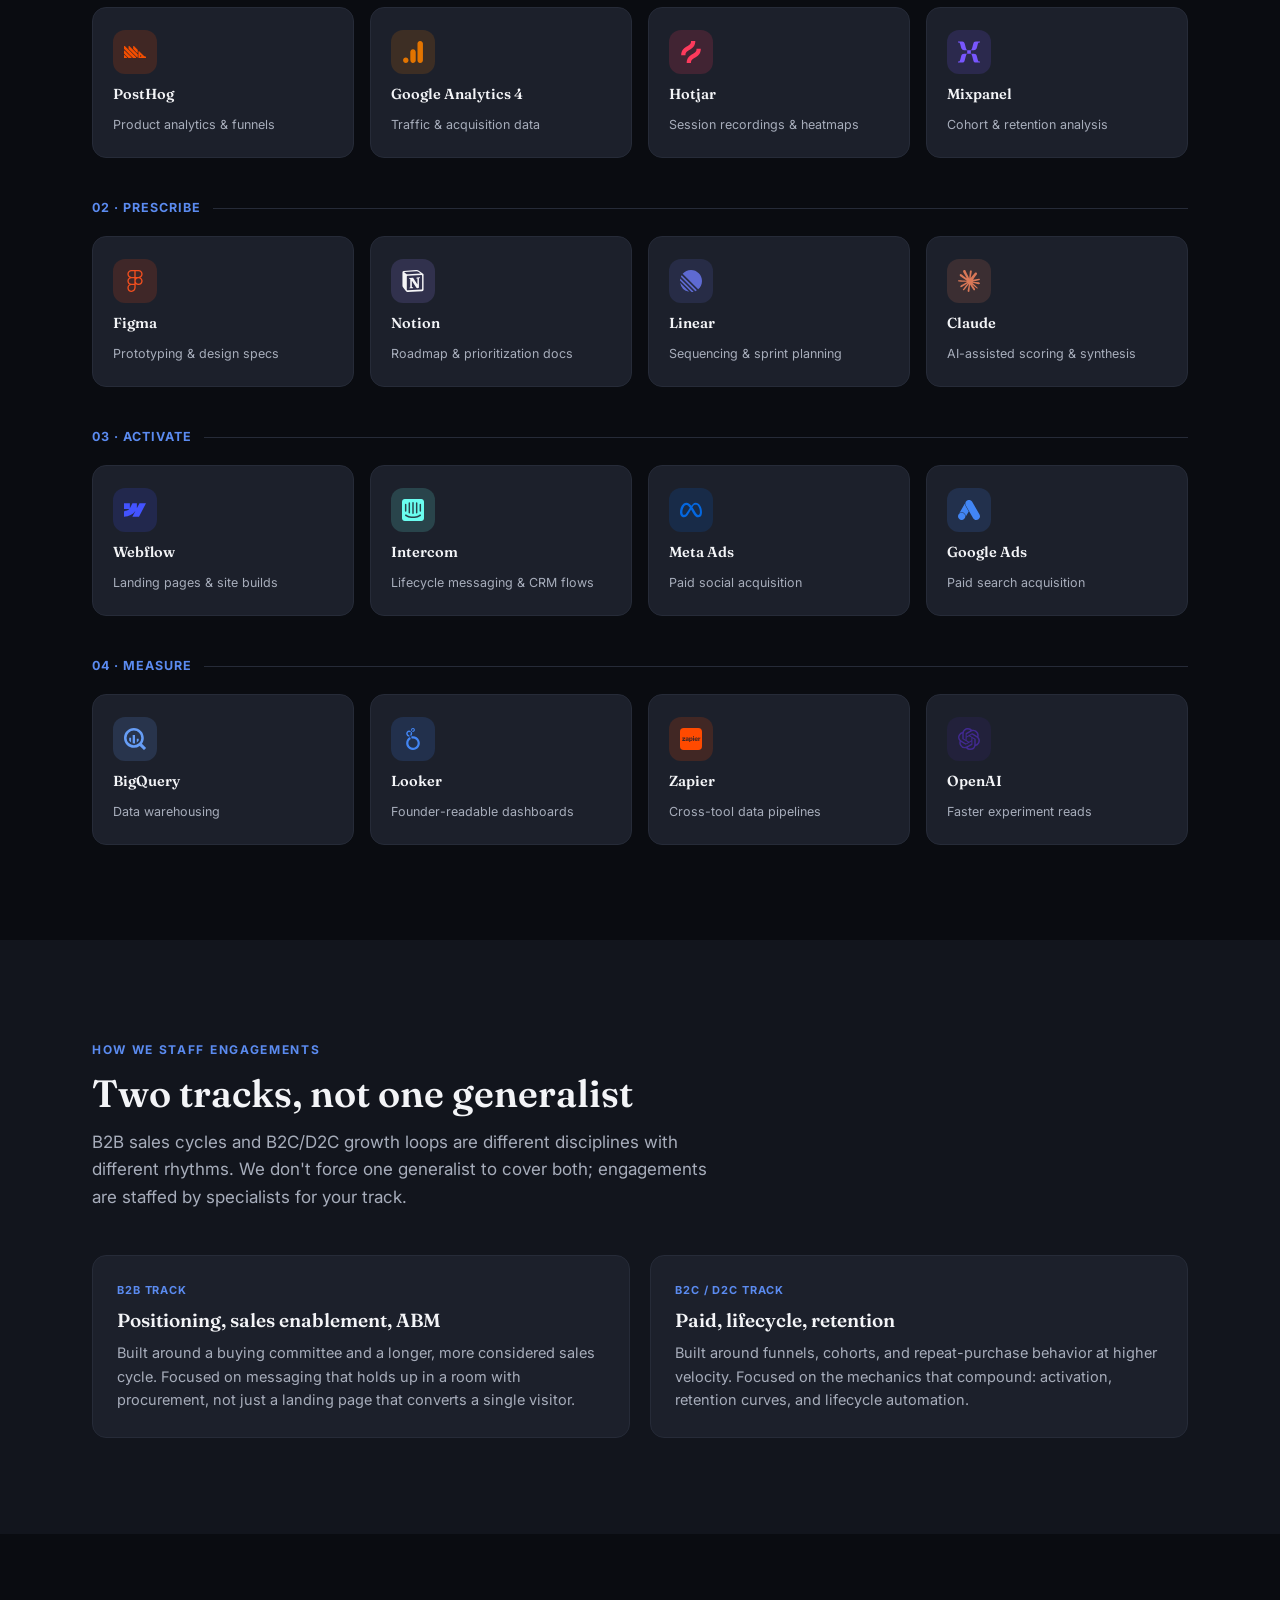
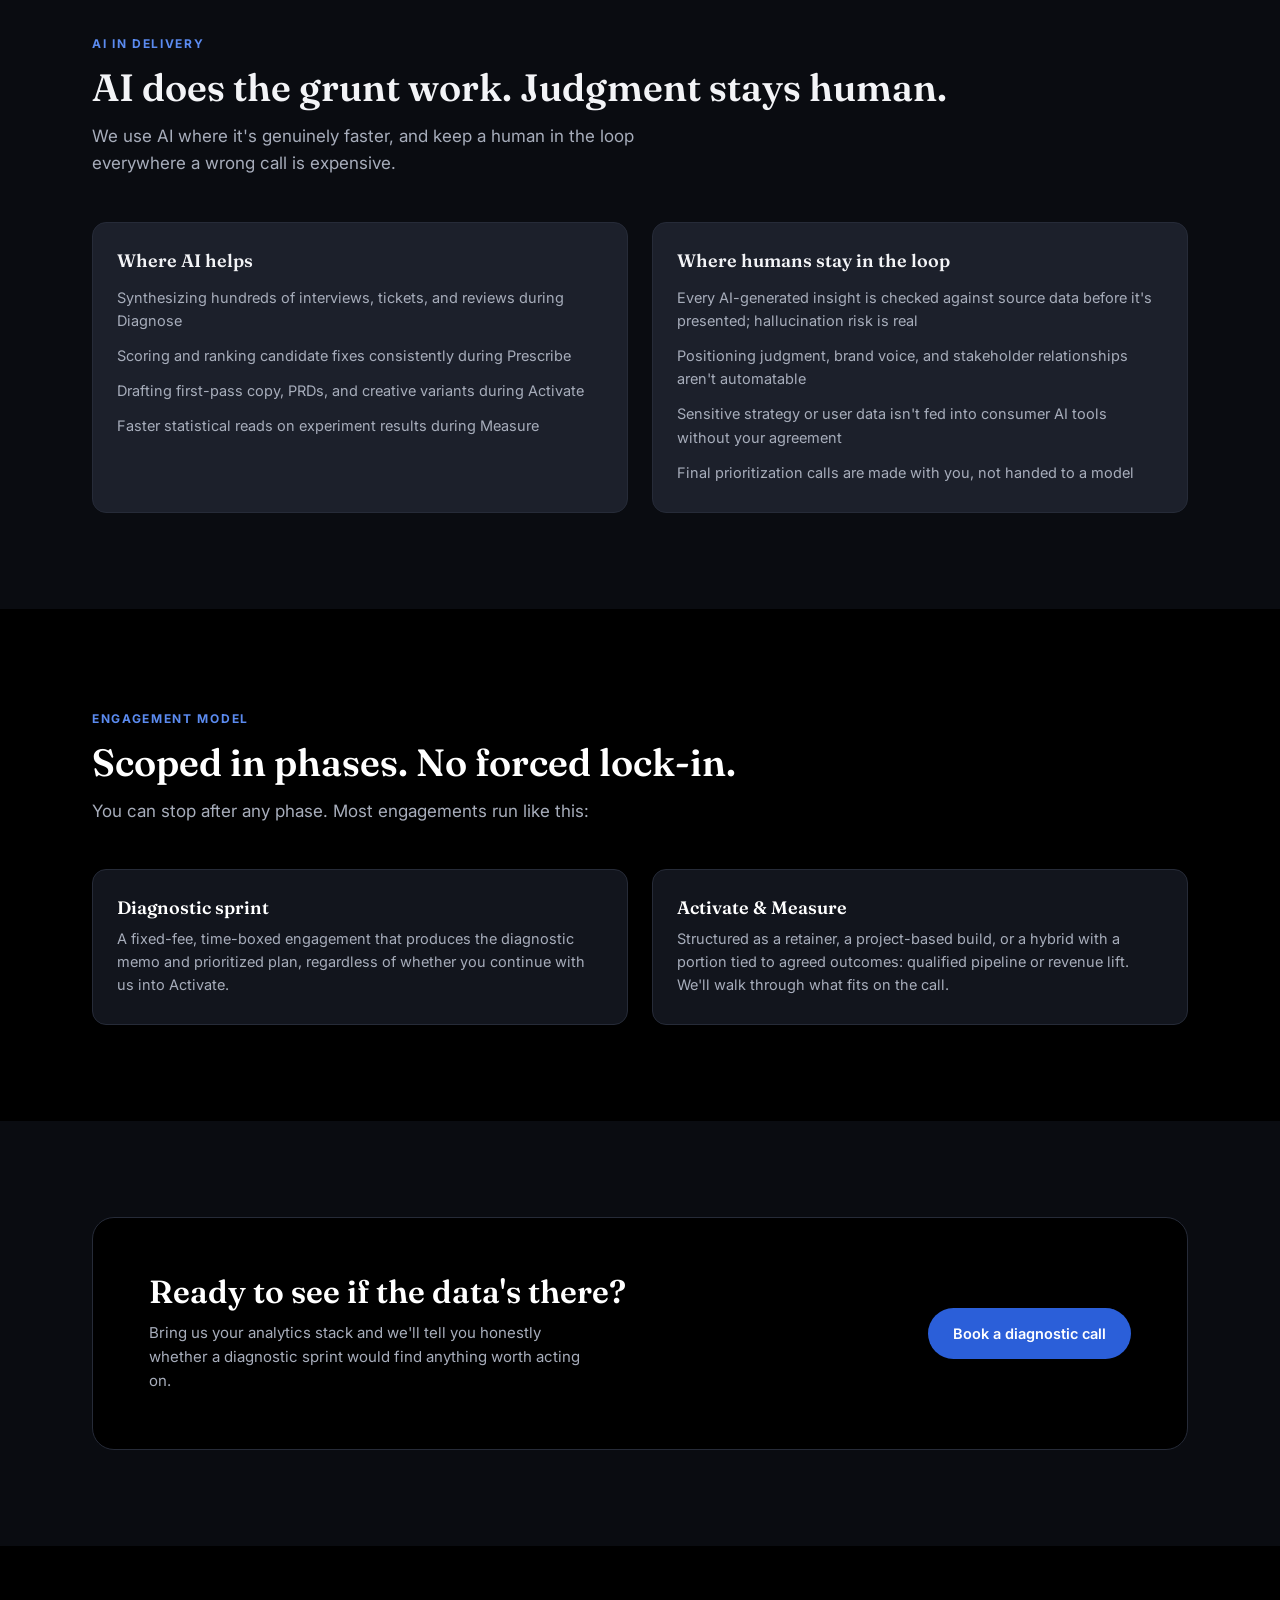
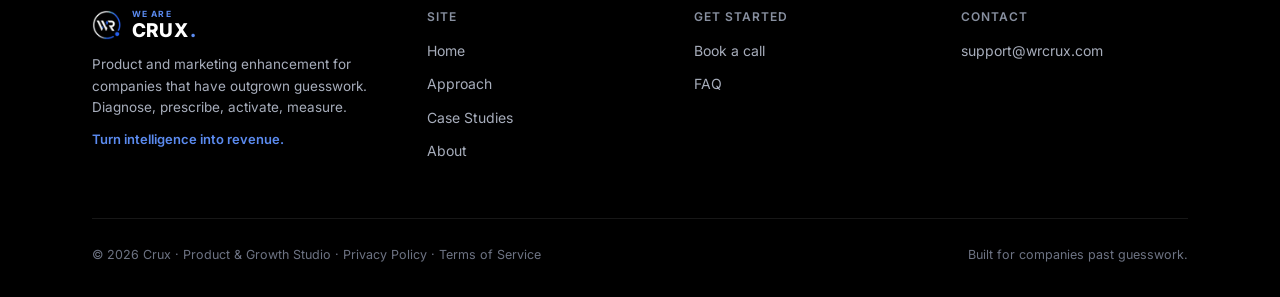
<file: approach.html>
<!DOCTYPE html>
<html lang="en">
<head>
<!-- Google tag (gtag.js) -->
<script async src="https://www.googletagmanager.com/gtag/js?id=G-JC60YXVGFB"></script>
<script>
  window.dataLayer = window.dataLayer || [];
  function gtag(){dataLayer.push(arguments);}
  gtag('js', new Date());

  gtag('config', 'G-JC60YXVGFB');
</script>
<meta charset="UTF-8">
<meta name="viewport" content="width=device-width, initial-scale=1.0">
<title>Approach · Crux</title>
<meta name="description" content="How Crux runs an engagement: Diagnose, Prescribe, Activate, Measure. Dedicated B2B and B2C/D2C tracks, AI-assisted delivery, and a pricing model that can flex to outcomes.">
<link rel="icon" href="assets/favicon.svg" type="image/svg+xml">
<link rel="preconnect" href="https://fonts.googleapis.com">
<link rel="preconnect" href="https://fonts.gstatic.com" crossorigin>
<link href="https://fonts.googleapis.com/css2?family=Fraunces:ital,opsz,wght@0,9..144,400;0,9..144,500;0,9..144,600;1,9..144,500&family=Inter:wght@400;500;600;700;800&display=swap" rel="stylesheet">
<link rel="stylesheet" href="css/styles.css">
<noscript><style>.reveal{opacity:1!important;transform:none!important;}</style></noscript>
</head>
<body>

<div class="scroll-progress" id="scroll-progress"></div>

<nav class="site-nav on-dark-page" id="site-nav">
  <div class="nav-inner">
    <a href="index.html" class="brand"><img src="assets/logo-mark.png" alt="WRCRUX" class="brand-mark"><span class="brand-text"><span class="brand-kicker">We Are</span><span class="brand-word">CRUX<span class="dot">.</span></span></span></a>
    <div class="nav-links" id="nav-links">
      <a href="index.html">Home</a>
      <a href="approach.html">Approach</a>
      <a href="case-studies.html">Case Studies</a>
      <a href="about.html">About</a>
      <a href="contact.html">Contact</a>
    </div>
    <div class="nav-cta">
      <a href="contact.html" class="btn btn-outline on-dark">Book a call</a>
      <button class="nav-toggle" id="nav-toggle" aria-label="Toggle menu" aria-expanded="false"><span></span></button>
    </div>
  </div>
</nav>

<header class="page-hero">
  <div class="hero-grid"></div>
  <div class="wrap">
    <span class="eyebrow">Approach</span>
    <h1>One loop. Run properly, every time.</h1>
    <p>Diagnose, Prescribe, Activate, Measure: the same four phases whether you're a B2B SaaS company selling to a buying committee or a D2C brand optimizing lifecycle and retention. What changes is who's on the team and what gets shipped.</p>
  </div>
</header>

<!-- PHASES -->
<section>
  <div class="wrap">
    <div class="process-list">

      <div class="process-row">
        <div class="process-num">01</div>
        <div>
          <div class="process-visual pv-diagnose" aria-hidden="true">
            <div class="pv-funnel">
              <div class="pv-frow"><span class="pv-fbar" style="--w:92%"></span></div>
              <div class="pv-frow"><span class="pv-fbar" style="--w:72%"></span></div>
              <div class="pv-frow"><span class="pv-fbar" style="--w:52%"></span></div>
              <div class="pv-frow">
                <span class="pv-fbar-ghost" style="--w:36%"></span>
                <span class="pv-fbar pv-fbar-bad" style="--w:16%"></span>
                <svg class="pv-glass" viewBox="0 0 24 24" fill="none" stroke="currentColor" stroke-width="2" stroke-linecap="round" stroke-linejoin="round">
                  <circle cx="10" cy="10" r="6"></circle>
                  <path d="M14.6 14.6L20 20"></path>
                </svg>
                <span class="pv-leak" style="--dl:0"></span>
                <span class="pv-leak" style="--dl:1"></span>
                <span class="pv-leak" style="--dl:2"></span>
              </div>
            </div>
          </div>
          <h3>Diagnose</h3>
          <p class="body">Before we recommend anything, we find the actual constraint, the one bottleneck that's capping growth right now, backed by evidence, not a hunch.</p>
          <div class="grid-2" style="margin-top:20px;">
            <div>
              <p style="font-size:13px;font-weight:700;color:var(--ink);margin-bottom:8px;">What we do</p>
              <p class="body">Audit funnel and cohort data from your existing analytics stack. Cluster support tickets and user feedback with AI-assisted synthesis to surface recurring pain points. Map current attribution: what's actually driving pipeline and revenue versus what's just active. Interview internal stakeholders to surface the constraint your team already feels but can't yet prove.</p>
            </div>
            <div>
              <p style="font-size:13px;font-weight:700;color:var(--ink);margin-bottom:8px;">What you get</p>
              <p class="body">A single diagnostic memo: the constraint, the evidence behind it, and where leverage is highest. Not a 40-page audit deck nobody reads.</p>
            </div>
          </div>
          <div class="role-tags">
            <span class="role-tag">Product analytics</span>
            <span class="role-tag">Cohort analysis</span>
            <span class="role-tag">Support &amp; feedback synthesis</span>
            <span class="role-tag">Attribution mapping</span>
          </div>
        </div>
      </div>

      <div class="process-row reveal">
        <div class="process-num">02</div>
        <div>
          <div class="process-visual pv-prescribe" aria-hidden="true">
            <div class="pv-ranklist">
              <div class="pv-rankrow" style="--d:0">
                <span class="pv-rankbadge">1</span>
                <span class="pv-pill"><span class="pv-pill-fill" style="--w:92%"></span></span>
              </div>
              <div class="pv-rankrow" style="--d:1">
                <span class="pv-rankbadge">2</span>
                <span class="pv-pill"><span class="pv-pill-fill" style="--w:66%"></span></span>
              </div>
              <div class="pv-rankrow" style="--d:2">
                <span class="pv-rankbadge">3</span>
                <span class="pv-pill"><span class="pv-pill-fill" style="--w:44%"></span></span>
              </div>
            </div>
          </div>
          <h3>Prescribe</h3>
          <p class="body">The diagnosis becomes a sequenced plan, ranked by revenue leverage, not by what's easiest to ship first.</p>
          <div class="grid-2" style="margin-top:20px;">
            <div>
              <p style="font-size:13px;font-weight:700;color:var(--ink);margin-bottom:8px;">What we do</p>
              <p class="body">Score and rank candidate fixes using structured methods, AI-assisted for speed and consistency across dozens of options. Scope each fix to what your team and ours can realistically ship inside the engagement window. Agree on the metric that proves each fix worked before we build it, not after.</p>
            </div>
            <div>
              <p style="font-size:13px;font-weight:700;color:var(--ink);margin-bottom:8px;">What you get</p>
              <p class="body">A prioritized roadmap with owners, sequencing, and a success metric attached to every item on it.</p>
            </div>
          </div>
          <div class="role-tags">
            <span class="role-tag">Prioritization scoring</span>
            <span class="role-tag">Roadmap sequencing</span>
            <span class="role-tag">Success metrics defined upfront</span>
          </div>
        </div>
      </div>

      <div class="process-row reveal">
        <div class="process-num">03</div>
        <div>
          <div class="process-visual pv-activate" aria-hidden="true">
            <div class="pv-track"><span class="pv-track-fill"></span><span class="pv-track-dot"></span></div>
            <div class="pv-nodes">
              <span class="pv-node" style="--d:0"></span>
              <span class="pv-node" style="--d:1"></span>
              <span class="pv-node" style="--d:2"></span>
              <span class="pv-node" style="--d:3"></span>
            </div>
          </div>
          <h3>Activate</h3>
          <p class="body">We ship the work; we don't hand you a deck of recommendations and disappear.</p>
          <div class="grid-2" style="margin-top:20px;">
            <div>
              <p style="font-size:13px;font-weight:700;color:var(--ink);margin-bottom:8px;">What we do</p>
              <p class="body">Build whichever the diagnosis pointed to: positioning and messaging, landing pages, lifecycle/CRM flows, ad creative, sales enablement assets, or product and roadmap changes. We blend into your existing tools and team rather than replacing them. AI-assisted production compresses timelines on copy, creative variants, and prototypes, without cutting human review.</p>
            </div>
            <div>
              <p style="font-size:13px;font-weight:700;color:var(--ink);margin-bottom:8px;">What you get</p>
              <p class="body">Shipped work, live in your product or funnel, tracked weekly against the sequenced plan.</p>
            </div>
          </div>
          <div class="role-tags">
            <span class="role-tag">Positioning &amp; messaging</span>
            <span class="role-tag">Lifecycle &amp; CRM builds</span>
            <span class="role-tag">Landing pages &amp; creative</span>
            <span class="role-tag">Roadmap execution</span>
          </div>
        </div>
      </div>

      <div class="process-row reveal">
        <div class="process-num">04</div>
        <div>
          <div class="process-visual pv-measure" aria-hidden="true">
            <div class="pv-measure-inner">
              <svg class="pv-chart" viewBox="0 0 210 90" preserveAspectRatio="none">
                <defs>
                  <linearGradient id="pvMeasureFade" x1="0" y1="0" x2="0" y2="1">
                    <stop offset="0%" stop-color="#5b8bf0" stop-opacity="0.28"></stop>
                    <stop offset="100%" stop-color="#5b8bf0" stop-opacity="0"></stop>
                  </linearGradient>
                </defs>
                <path d="M10,72 L46,58 L82,64 L118,38 L154,44 L200,16 L200,90 L10,90 Z" fill="url(#pvMeasureFade)" stroke="none"></path>
                <path class="pv-line" d="M10,72 L46,58 L82,64 L118,38 L154,44 L200,16" pathLength="100"></path>
              </svg>
              <span class="pv-dot"></span>
            </div>
          </div>
          <h3>Measure</h3>
          <p class="body">Attribution tied to the specific fix, not channel-level activity; then the loop repeats on the next-highest-leverage constraint.</p>
          <div class="grid-2" style="margin-top:20px;">
            <div>
              <p style="font-size:13px;font-weight:700;color:var(--ink);margin-bottom:8px;">What we do</p>
              <p class="body">Attribute results to the specific fix: pipeline influenced, revenue lift, retention delta. Build a live, founder-readable dashboard covering CAC, LTV, and payback period alongside the metric each fix targeted. Feed the results back into the next Diagnose cycle.</p>
            </div>
            <div>
              <p style="font-size:13px;font-weight:700;color:var(--ink);margin-bottom:8px;">What you get</p>
              <p class="body">A dashboard and a plain-language verdict: what worked, what didn't, and what's next.</p>
            </div>
          </div>
          <div class="role-tags">
            <span class="role-tag">Revenue attribution</span>
            <span class="role-tag">CAC / LTV / payback</span>
            <span class="role-tag">Founder-readable reporting</span>
          </div>
        </div>
      </div>

    </div>
  </div>
</section>

<!-- TOOL STACK — placeholder/representative set, swap in the real per-phase
     stack before this section ships to staging. Logos via Simple Icons
     (CC0), inlined as SVG so nothing loads from a third-party host. -->
<section class="tool-stack-section">
  <div class="wrap">
    <div class="section-head">
      <div>
        <span class="eyebrow">The stack behind the loop</span>
        <h2>Tools we run the engagement on</h2>
        <p class="section-lede">A representative look at the categories of tools each phase draws on; the exact stack flexes to what's already running in your org.</p>
      </div>
    </div>

    <div class="tool-marquee" aria-hidden="true">
      <div class="tool-marquee-track">
      <div class="tool-marquee-item" style="--tool-color:#F54E00;--tool-glow:rgba(245,78,0,0.16);"><svg viewBox="0 0 24 24" fill="var(--tool-color)" xmlns="http://www.w3.org/2000/svg"><path d="M9.854 14.5 5 9.647.854 5.5A.5.5 0 0 0 0 5.854V8.44a.5.5 0 0 0 .146.353L5 13.647l.147.146L9.854 18.5l.146.147v-.049c.065.03.134.049.207.049h2.586a.5.5 0 0 0 .353-.854L9.854 14.5zm0-5-4-4a.487.487 0 0 0-.409-.144.515.515 0 0 0-.356.21.493.493 0 0 0-.089.288V8.44a.5.5 0 0 0 .147.353l9 9a.5.5 0 0 0 .853-.354v-2.585a.5.5 0 0 0-.146-.354l-5-5zm1-4a.5.5 0 0 0-.854.354V8.44a.5.5 0 0 0 .147.353l4 4a.5.5 0 0 0 .853-.354V9.854a.5.5 0 0 0-.146-.354l-4-4zm12.647 11.515a3.863 3.863 0 0 1-2.232-1.1l-4.708-4.707a.5.5 0 0 0-.854.354v6.585a.5.5 0 0 0 .5.5H23.5a.5.5 0 0 0 .5-.5v-.6c0-.276-.225-.497-.499-.532zm-5.394.032a.8.8 0 1 1 0-1.6.8.8 0 0 1 0 1.6zM.854 15.5a.5.5 0 0 0-.854.354v2.293a.5.5 0 0 0 .5.5h2.293c.222 0 .39-.135.462-.309a.493.493 0 0 0-.109-.545L.854 15.501zM5 14.647.854 10.5a.5.5 0 0 0-.854.353v2.586a.5.5 0 0 0 .146.353L4.854 18.5l.146.147h2.793a.5.5 0 0 0 .353-.854L5 14.647z"/></svg><span>PostHog</span></div>
      <div class="tool-marquee-item" style="--tool-color:#E37400;--tool-glow:rgba(227,116,0,0.16);"><svg viewBox="0 0 24 24" fill="var(--tool-color)" xmlns="http://www.w3.org/2000/svg"><path d="M22.84 2.9982v17.9987c.0086 1.6473-1.3197 2.9897-2.967 2.9984a2.9808 2.9808 0 01-.3677-.0208c-1.528-.226-2.6477-1.5558-2.6105-3.1V3.1204c-.0369-1.5458 1.0856-2.8762 2.6157-3.1 1.6361-.1915 3.1178.9796 3.3093 2.6158.014.1201.0208.241.0202.3619zM4.1326 18.0548c-1.6417 0-2.9726 1.331-2.9726 2.9726C1.16 22.6691 2.4909 24 4.1326 24s2.9726-1.3309 2.9726-2.9726-1.331-2.9726-2.9726-2.9726zm7.8728-9.0098c-.0171 0-.0342 0-.0513.0003-1.6495.0904-2.9293 1.474-2.891 3.1256v7.9846c0 2.167.9535 3.4825 2.3505 3.763 1.6118.3266 3.1832-.7152 3.5098-2.327.04-.1974.06-.3983.0593-.5998v-8.9585c.003-1.6474-1.33-2.9852-2.9773-2.9882z"/></svg><span>Google Analytics 4</span></div>
      <div class="tool-marquee-item" style="--tool-color:#FD3A5C;--tool-glow:rgba(253,58,92,0.16);"><svg viewBox="0 0 24 24" fill="var(--tool-color)" xmlns="http://www.w3.org/2000/svg"><path d="M10.119 9.814C12.899 8.27 16.704 6.155 16.704 0h-4.609c0 3.444-1.676 4.375-4.214 5.786C5.1 7.33 1.295 9.444 1.295 15.6h4.61c0-3.444 1.676-4.376 4.214-5.786zM18.096 8.4c0 3.444-1.677 4.376-4.215 5.785-2.778 1.544-6.585 3.66-6.585 9.815h4.609c0-3.444 1.676-4.376 4.214-5.786 2.78-1.544 6.586-3.658 6.586-9.814h-4.609z"/></svg><span>Hotjar</span></div>
      <div class="tool-marquee-item" style="--tool-color:#7856FF;--tool-glow:rgba(120,86,255,0.16);"><svg viewBox="0 0 24 24" fill="var(--tool-color)" xmlns="http://www.w3.org/2000/svg"><path d="M6.967 9.996h3.053c-.763-.477-1.048-1.145-1.431-2.384L7.443 3.366C6.919 1.458 6.49.551 4.39.551H.004v1.145h.621c1.286 0 1.431.477 1.814 1.908L3.44 7.326c.524 1.814 1.337 2.67 3.53 2.67h-.003Zm7.06 0h3.053c2.194 0 2.956-.86 3.484-2.67l1.001-3.722c.382-1.431.57-1.908 1.814-1.908H24V.551h-4.34c-2.146 0-2.576.86-3.053 2.815l-1.145 4.246c-.384 1.286-.673 1.907-1.435 2.384Zm-4.007 4.008h4.007V9.996H10.02v4.008ZM0 23.449h4.39c2.1 0 2.529-.907 3.053-2.815l1.146-4.246c.383-1.239.668-1.907 1.431-2.384H6.967c-2.194 0-3.007.86-3.531 2.67l-1.001 3.722c-.383 1.431-.524 1.907-1.814 1.907H0v1.146Zm19.65 0h4.343v-1.146h-.622c-1.239 0-1.431-.476-1.814-1.907l-1.001-3.722c-.524-1.814-1.286-2.67-3.483-2.67h-3.046c.762.477 1.041 1.098 1.424 2.384l1.145 4.246c.477 1.955.907 2.815 3.054 2.815Z"/></svg><span>Mixpanel</span></div>
      <div class="tool-marquee-item" style="--tool-color:#F24E1E;--tool-glow:rgba(242,78,30,0.16);"><svg viewBox="0 0 24 24" fill="var(--tool-color)" xmlns="http://www.w3.org/2000/svg"><path d="M15.852 8.981h-4.588V0h4.588c2.476 0 4.49 2.014 4.49 4.49s-2.014 4.491-4.49 4.491zM12.735 7.51h3.117c1.665 0 3.019-1.355 3.019-3.019s-1.355-3.019-3.019-3.019h-3.117V7.51zm0 1.471H8.148c-2.476 0-4.49-2.014-4.49-4.49S5.672 0 8.148 0h4.588v8.981zm-4.587-7.51c-1.665 0-3.019 1.355-3.019 3.019s1.354 3.02 3.019 3.02h3.117V1.471H8.148zm4.587 15.019H8.148c-2.476 0-4.49-2.014-4.49-4.49s2.014-4.49 4.49-4.49h4.588v8.98zM8.148 8.981c-1.665 0-3.019 1.355-3.019 3.019s1.355 3.019 3.019 3.019h3.117V8.981H8.148zM8.172 24c-2.489 0-4.515-2.014-4.515-4.49s2.014-4.49 4.49-4.49h4.588v4.441c0 2.503-2.047 4.539-4.563 4.539zm-.024-7.51a3.023 3.023 0 0 0-3.019 3.019c0 1.665 1.365 3.019 3.044 3.019 1.705 0 3.093-1.376 3.093-3.068v-2.97H8.148zm7.704 0h-.098c-2.476 0-4.49-2.014-4.49-4.49s2.014-4.49 4.49-4.49h.098c2.476 0 4.49 2.014 4.49 4.49s-2.014 4.49-4.49 4.49zm-.097-7.509c-1.665 0-3.019 1.355-3.019 3.019s1.355 3.019 3.019 3.019h.098c1.665 0 3.019-1.355 3.019-3.019s-1.355-3.019-3.019-3.019h-.098z"/></svg><span>Figma</span></div>
      <div class="tool-marquee-item" style="--tool-color:#F5F5F7;--tool-glow:rgba(154,140,255,0.16);"><svg viewBox="0 0 24 24" fill="var(--tool-color)" xmlns="http://www.w3.org/2000/svg"><path d="M4.459 4.208c.746.606 1.026.56 2.428.466l13.215-.793c.28 0 .047-.28-.046-.326L17.86 1.968c-.42-.326-.981-.7-2.055-.607L3.01 2.295c-.466.046-.56.28-.374.466zm.793 3.08v13.904c0 .747.373 1.027 1.214.98l14.523-.84c.841-.046.935-.56.935-1.167V6.354c0-.606-.233-.933-.748-.887l-15.177.887c-.56.047-.747.327-.747.933zm14.337.745c.093.42 0 .84-.42.888l-.7.14v10.264c-.608.327-1.168.514-1.635.514-.748 0-.935-.234-1.495-.933l-4.577-7.186v6.952L12.21 19s0 .84-1.168.84l-3.222.186c-.093-.186 0-.653.327-.746l.84-.233V9.854L7.822 9.76c-.094-.42.14-1.026.793-1.073l3.456-.233 4.764 7.279v-6.44l-1.215-.139c-.093-.514.28-.887.747-.933zM1.936 1.035l13.31-.98c1.634-.14 2.055-.047 3.082.7l4.249 2.986c.7.513.934.653.934 1.213v16.378c0 1.026-.373 1.634-1.68 1.726l-15.458.934c-.98.047-1.448-.093-1.962-.747l-3.129-4.06c-.56-.747-.793-1.306-.793-1.96V2.667c0-.839.374-1.54 1.447-1.632z"/></svg><span>Notion</span></div>
      <div class="tool-marquee-item" style="--tool-color:#5E6AD2;--tool-glow:rgba(94,106,210,0.16);"><svg viewBox="0 0 24 24" fill="var(--tool-color)" xmlns="http://www.w3.org/2000/svg"><path d="M2.886 4.18A11.982 11.982 0 0 1 11.99 0C18.624 0 24 5.376 24 12.009c0 3.64-1.62 6.903-4.18 9.105L2.887 4.18ZM1.817 5.626l16.556 16.556c-.524.33-1.075.62-1.65.866L.951 7.277c.247-.575.537-1.126.866-1.65ZM.322 9.163l14.515 14.515c-.71.172-1.443.282-2.195.322L0 11.358a12 12 0 0 1 .322-2.195Zm-.17 4.862 9.823 9.824a12.02 12.02 0 0 1-9.824-9.824Z"/></svg><span>Linear</span></div>
      <div class="tool-marquee-item" style="--tool-color:#D97757;--tool-glow:rgba(217,119,87,0.16);"><svg viewBox="0 0 24 24" fill="var(--tool-color)" xmlns="http://www.w3.org/2000/svg"><path d="m4.7144 15.9555 4.7174-2.6471.079-.2307-.079-.1275h-.2307l-.7893-.0486-2.6956-.0729-2.3375-.0971-2.2646-.1214-.5707-.1215-.5343-.7042.0546-.3522.4797-.3218.686.0608 1.5179.1032 2.2767.1578 1.6514.0972 2.4468.255h.3886l.0546-.1579-.1336-.0971-.1032-.0972L6.973 9.8356l-2.55-1.6879-1.3356-.9714-.7225-.4918-.3643-.4614-.1578-1.0078.6557-.7225.8803.0607.2246.0607.8925.686 1.9064 1.4754 2.4893 1.8336.3643.3035.1457-.1032.0182-.0728-.164-.2733-1.3539-2.4467-1.445-2.4893-.6435-1.032-.17-.6194c-.0607-.255-.1032-.4674-.1032-.7285L6.287.1335 6.6997 0l.9957.1336.419.3642.6192 1.4147 1.0018 2.2282 1.5543 3.0296.4553.8985.2429.8318.091.255h.1579v-.1457l.1275-1.706.2368-2.0947.2307-2.6957.0789-.7589.3764-.9107.7468-.4918.5828.2793.4797.686-.0668.4433-.2853 1.8517-.5586 2.9021-.3643 1.9429h.2125l.2429-.2429.9835-1.3053 1.6514-2.0643.7286-.8196.85-.9046.5464-.4311h1.0321l.759 1.1293-.34 1.1657-1.0625 1.3478-.8804 1.1414-1.2628 1.7-.7893 1.36.0729.1093.1882-.0183 2.8535-.607 1.5421-.2794 1.8396-.3157.8318.3886.091.3946-.3278.8075-1.967.4857-2.3072.4614-3.4364.8136-.0425.0304.0486.0607 1.5482.1457.6618.0364h1.621l3.0175.2247.7892.522.4736.6376-.079.4857-1.2142.6193-1.6393-.3886-3.825-.9107-1.3113-.3279h-.1822v.1093l1.0929 1.0686 2.0035 1.8092 2.5075 2.3314.1275.5768-.3218.4554-.34-.0486-2.2039-1.6575-.85-.7468-1.9246-1.621h-.1275v.17l.4432.6496 2.3436 3.5214.1214 1.0807-.17.3521-.6071.2125-.6679-.1214-1.3721-1.9246L14.38 17.959l-1.1414-1.9428-.1397.079-.674 7.2552-.3156.3703-.7286.2793-.6071-.4614-.3218-.7468.3218-1.4753.3886-1.9246.3157-1.53.2853-1.9004.17-.6314-.0121-.0425-.1397.0182-1.4328 1.9672-2.1796 2.9446-1.7243 1.8456-.4128.164-.7164-.3704.0667-.6618.4008-.5889 2.386-3.0357 1.4389-1.882.929-1.0868-.0062-.1579h-.0546l-6.3385 4.1164-1.1293.1457-.4857-.4554.0608-.7467.2307-.2429 1.9064-1.3114Z"/></svg><span>Claude</span></div>
      <div class="tool-marquee-item" style="--tool-color:#4353FF;--tool-glow:rgba(67,83,255,0.16);"><svg viewBox="0 0 24 24" fill="var(--tool-color)" xmlns="http://www.w3.org/2000/svg"><path d="m24 4.515-7.658 14.97H9.149l3.205-6.204h-.144C9.566 16.713 5.621 18.973 0 19.485v-6.118s3.596-.213 5.71-2.435H0V4.515h6.417v5.278l.144-.001 2.622-5.277h4.854v5.244h.144l2.72-5.244H24Z"/></svg><span>Webflow</span></div>
      <div class="tool-marquee-item" style="--tool-color:#6AFDEF;--tool-glow:rgba(106,253,239,0.16);"><svg viewBox="0 0 24 24" fill="var(--tool-color)" xmlns="http://www.w3.org/2000/svg"><path d="M21 0H3C1.343 0 0 1.343 0 3v18c0 1.658 1.343 3 3 3h18c1.658 0 3-1.342 3-3V3c0-1.657-1.342-3-3-3zm-5.801 4.399c0-.44.36-.8.802-.8.44 0 .8.36.8.8v10.688c0 .442-.36.801-.8.801-.443 0-.802-.359-.802-.801V4.399zM11.2 3.994c0-.44.357-.799.8-.799s.8.359.8.799v11.602c0 .44-.357.8-.8.8s-.8-.36-.8-.8V3.994zm-4 .405c0-.44.359-.8.799-.8.443 0 .802.36.802.8v10.688c0 .442-.36.801-.802.801-.44 0-.799-.359-.799-.801V4.399zM3.199 6c0-.442.36-.8.802-.8.44 0 .799.358.799.8v7.195c0 .441-.359.8-.799.8-.443 0-.802-.36-.802-.8V6zM20.52 18.202c-.123.105-3.086 2.593-8.52 2.593-5.433 0-8.397-2.486-8.521-2.593-.335-.288-.375-.792-.086-1.128.285-.334.79-.375 1.125-.09.047.041 2.693 2.211 7.481 2.211 4.848 0 7.456-2.186 7.479-2.207.334-.289.839-.25 1.128.086.289.336.25.84-.086 1.128zm.281-5.007c0 .441-.36.8-.801.8-.441 0-.801-.36-.801-.8V6c0-.442.361-.8.801-.8.441 0 .801.357.801.8v7.195z"/></svg><span>Intercom</span></div>
      <div class="tool-marquee-item" style="--tool-color:#0467DF;--tool-glow:rgba(4,103,223,0.16);"><svg viewBox="0 0 24 24" fill="var(--tool-color)" xmlns="http://www.w3.org/2000/svg"><path d="M6.915 4.03c-1.968 0-3.683 1.28-4.871 3.113C.704 9.208 0 11.883 0 14.449c0 .706.07 1.369.21 1.973a6.624 6.624 0 0 0 .265.86 5.297 5.297 0 0 0 .371.761c.696 1.159 1.818 1.927 3.593 1.927 1.497 0 2.633-.671 3.965-2.444.76-1.012 1.144-1.626 2.663-4.32l.756-1.339.186-.325c.061.1.121.196.183.3l2.152 3.595c.724 1.21 1.665 2.556 2.47 3.314 1.046.987 1.992 1.22 3.06 1.22 1.075 0 1.876-.355 2.455-.843a3.743 3.743 0 0 0 .81-.973c.542-.939.861-2.127.861-3.745 0-2.72-.681-5.357-2.084-7.45-1.282-1.912-2.957-2.93-4.716-2.93-1.047 0-2.088.467-3.053 1.308-.652.57-1.257 1.29-1.82 2.05-.69-.875-1.335-1.547-1.958-2.056-1.182-.966-2.315-1.303-3.454-1.303zm10.16 2.053c1.147 0 2.188.758 2.992 1.999 1.132 1.748 1.647 4.195 1.647 6.4 0 1.548-.368 2.9-1.839 2.9-.58 0-1.027-.23-1.664-1.004-.496-.601-1.343-1.878-2.832-4.358l-.617-1.028a44.908 44.908 0 0 0-1.255-1.98c.07-.109.141-.224.211-.327 1.12-1.667 2.118-2.602 3.358-2.602zm-10.201.553c1.265 0 2.058.791 2.675 1.446.307.327.737.871 1.234 1.579l-1.02 1.566c-.757 1.163-1.882 3.017-2.837 4.338-1.191 1.649-1.81 1.817-2.486 1.817-.524 0-1.038-.237-1.383-.794-.263-.426-.464-1.13-.464-2.046 0-2.221.63-4.535 1.66-6.088.454-.687.964-1.226 1.533-1.533a2.264 2.264 0 0 1 1.088-.285z"/></svg><span>Meta Ads</span></div>
      <div class="tool-marquee-item" style="--tool-color:#4285F4;--tool-glow:rgba(66,133,244,0.16);"><svg viewBox="0 0 24 24" fill="var(--tool-color)" xmlns="http://www.w3.org/2000/svg"><path d="M3.9998 22.9291C1.7908 22.9291 0 21.1383 0 18.9293s1.7908-3.9998 3.9998-3.9998 3.9998 1.7908 3.9998 3.9998-1.7908 3.9998-3.9998 3.9998zm19.4643-6.0004L15.4632 3.072C14.3586 1.1587 11.9121.5028 9.9988 1.6074S7.4295 5.1585 8.5341 7.0718l8.0009 13.8567c1.1046 1.9133 3.5511 2.5679 5.4644 1.4646 1.9134-1.1046 2.568-3.5511 1.4647-5.4644zM7.5137 4.8438L1.5645 15.1484A4.5 4.5 0 0 1 4 14.4297c2.5597-.0075 4.6248 2.1585 4.4941 4.7148l3.2168-5.5723-3.6094-6.25c-.4499-.7793-.6322-1.6394-.5878-2.4784z"/></svg><span>Google Ads</span></div>
      <div class="tool-marquee-item" style="--tool-color:#669DF6;--tool-glow:rgba(102,157,246,0.16);"><svg viewBox="0 0 24 24" fill="var(--tool-color)" xmlns="http://www.w3.org/2000/svg"><path d="M5.676 10.595h2.052v5.244a5.892 5.892 0 0 1-2.052-2.088v-3.156zm18.179 10.836a.504.504 0 0 1 0 .708l-1.716 1.716a.504.504 0 0 1-.708 0l-4.248-4.248a.206.206 0 0 1-.007-.007c-.02-.02-.028-.045-.043-.066a10.736 10.736 0 0 1-6.334 2.065C4.835 21.599 0 16.764 0 10.799S4.835 0 10.8 0s10.799 4.835 10.799 10.8c0 2.369-.772 4.553-2.066 6.333.025.017.052.028.074.05l4.248 4.248zm-5.028-10.632a8.015 8.015 0 1 0-8.028 8.028h.024a8.016 8.016 0 0 0 8.004-8.028zm-4.86 4.98a6.002 6.002 0 0 0 2.04-2.184v-1.764h-2.04v3.948zm-4.5.948c.442.057.887.08 1.332.072.4.025.8.025 1.2 0V7.692H9.468v9.035z"/></svg><span>BigQuery</span></div>
      <div class="tool-marquee-item" style="--tool-color:#4285F4;--tool-glow:rgba(66,133,244,0.16);"><svg viewBox="0 0 24 24" fill="var(--tool-color)" xmlns="http://www.w3.org/2000/svg"><path d="M11.9475 0c-1.1598.0021-2.0982.944-2.096 2.1038a2.1 2.1 0 00.356 1.166l.895-.8959a.884.884 0 11.565.564l-.895.895c.9593.6478 2.2621.3953 2.91-.564.6478-.9593.3953-2.262-.564-2.91A2.096 2.096 0 0011.9475 0zm-.835 6.1128a3.2629 3.2629 0 00-.653-1.965l-1.164 1.162a1.667 1.667 0 01-.318 2.012l.632 1.5449a3.2819 3.2819 0 001.503-2.754zm-3.2499 1.666h-.03c-.9217.0009-1.6697-.7455-1.6707-1.6673-.001-.9217.7454-1.6697 1.6672-1.6707a1.669 1.669 0 01.9195.275l1.152-1.152c-1.4069-1.141-3.4724-.9257-4.6135.4811s-.9257 3.4723.481 4.6135a3.2799 3.2799 0 002.7275.6652l-.633-1.5439v-.001zm4.1279 1.3359c-.728 0-1.452.106-2.15.315l.922 2.2519c2.6872-.6819 5.4184.9438 6.1002 3.631.6818 2.6873-.9439 5.4184-3.6311 6.1002s-5.4184-.9439-6.1002-3.631c-.5682-2.2394.4655-4.5774 2.5041-5.6643l-.91-2.2449c-3.6908 1.808-5.2173 6.2657-3.4093 9.9567l.0005.001c1.808 3.6909 6.2657 5.2173 9.9567 3.4093l.001-.0005c3.6913-1.8071 5.2187-6.2645 3.4116-9.9558a7.4417 7.4417 0 00-6.6865-4.1696h-.008l-.001.001z"/></svg><span>Looker</span></div>
      <div class="tool-marquee-item" style="--tool-color:#FF4A00;--tool-glow:rgba(255,74,0,0.16);"><svg viewBox="0 0 24 24" fill="var(--tool-color)" xmlns="http://www.w3.org/2000/svg"><path d="M4.157 0A4.151 4.151 0 0 0 0 4.161v15.678A4.151 4.151 0 0 0 4.157 24h15.682A4.152 4.152 0 0 0 24 19.839V4.161A4.152 4.152 0 0 0 19.839 0H4.157Zm10.61 8.761h.03a.577.577 0 0 1 .23.038.585.585 0 0 1 .201.124.63.63 0 0 1 .162.431.612.612 0 0 1-.162.435.58.58 0 0 1-.201.128.58.58 0 0 1-.23.042.529.529 0 0 1-.235-.042.585.585 0 0 1-.332-.328.559.559 0 0 1-.038-.235.613.613 0 0 1 .17-.431.59.59 0 0 1 .405-.162Zm2.853 1.572c.03.004.061.004.095.004.325-.011.646.064.937.219.238.144.431.355.552.609.128.279.189.582.185.888v.193a2 2 0 0 1 0 .219h-2.498c.003.227.075.45.204.642a.78.78 0 0 0 .646.265.714.714 0 0 0 .484-.136.642.642 0 0 0 .23-.318l.915.257a1.398 1.398 0 0 1-.28.537c-.14.159-.321.284-.521.355a2.234 2.234 0 0 1-.836.136 1.923 1.923 0 0 1-1.001-.245 1.618 1.618 0 0 1-.665-.703 2.221 2.221 0 0 1-.227-1.036 1.95 1.95 0 0 1 .48-1.398 1.9 1.9 0 0 1 1.3-.488Zm-9.607.023c.162.004.325.026.48.079.207.065.4.174.563.314.26.302.393.692.366 1.088v2.276H8.53l-.109-.711h-.065c-.064.163-.155.31-.272.439a1.122 1.122 0 0 1-.374.264 1.023 1.023 0 0 1-.453.083 1.334 1.334 0 0 1-.866-.264.965.965 0 0 1-.329-.801.993.993 0 0 1 .076-.431 1.02 1.02 0 0 1 .242-.363 1.478 1.478 0 0 1 1.043-.303h.952v-.181a.696.696 0 0 0-.136-.454.553.553 0 0 0-.438-.154.695.695 0 0 0-.378.086.48.48 0 0 0-.193.254l-.99-.144a1.26 1.26 0 0 1 .257-.563c.14-.174.321-.302.533-.378.261-.091.54-.136.82-.129.053-.003.106-.007.163-.007Zm4.384.007c.174 0 .347.038.506.114.182.083.34.211.458.374.257.423.377.911.351 1.406a2.53 2.53 0 0 1-.355 1.448 1.148 1.148 0 0 1-1.009.517c-.204 0-.401-.045-.582-.136a1.052 1.052 0 0 1-.48-.457 1.298 1.298 0 0 1-.114-.234h-.045l.004 1.784h-1.059v-4.713h.904l.117.805h.057c.068-.208.177-.401.328-.56a1.129 1.129 0 0 1 .843-.344h.076v-.004Zm7.559.084h.903l.113.805h.053a1.37 1.37 0 0 1 .235-.484.813.813 0 0 1 .313-.242.82.82 0 0 1 .39-.076h.234v1.051h-.401a.662.662 0 0 0-.313.008.623.623 0 0 0-.272.155.663.663 0 0 0-.174.26.683.683 0 0 0-.027.314v1.875h-1.054v-3.666Zm-17.515.003h3.262v.896L3.73 13.104l.034.113h1.973l.042.9H2.4v-.9l1.931-1.754-.045-.117H2.441v-.896Zm11.815 0h1.055v3.659h-1.055V10.45Zm3.443.684.019.016a.69.69 0 0 0-.351.045.756.756 0 0 0-.287.204c-.11.155-.174.336-.189.522h1.545c-.034-.526-.257-.787-.74-.787h.003Zm-5.718.163c-.026 0-.057 0-.083.004a.78.78 0 0 0-.31.053.746.746 0 0 0-.257.189 1.016 1.016 0 0 0-.204.695v.064c-.015.257.057.507.204.711a.634.634 0 0 0 .253.196.638.638 0 0 0 .314.061.644.644 0 0 0 .578-.265c.14-.223.204-.48.189-.74a1.216 1.216 0 0 0-.181-.711.677.677 0 0 0-.503-.257Zm-4.509 1.266a.464.464 0 0 0-.268.102.373.373 0 0 0-.114.276c0 .053.008.106.027.155a.375.375 0 0 0 .087.132.576.576 0 0 0 .397.11v.004a.863.863 0 0 0 .563-.182.573.573 0 0 0 .211-.457v-.14h-.903Z"/></svg><span>Zapier</span></div>
      <div class="tool-marquee-item" style="--tool-color:#412991;--tool-glow:rgba(65,41,145,0.16);"><svg viewBox="0 0 24 24" fill="var(--tool-color)" xmlns="http://www.w3.org/2000/svg"><path d="M22.2819 9.8211a5.9847 5.9847 0 0 0-.5157-4.9108 6.0462 6.0462 0 0 0-6.5098-2.9A6.0651 6.0651 0 0 0 4.9807 4.1818a5.9847 5.9847 0 0 0-3.9977 2.9 6.0462 6.0462 0 0 0 .7427 7.0966 5.98 5.98 0 0 0 .511 4.9107 6.051 6.051 0 0 0 6.5146 2.9001A5.9847 5.9847 0 0 0 13.2599 24a6.0557 6.0557 0 0 0 5.7718-4.2058 5.9894 5.9894 0 0 0 3.9977-2.9001 6.0557 6.0557 0 0 0-.7475-7.0729zm-9.022 12.6081a4.4755 4.4755 0 0 1-2.8764-1.0408l.1419-.0804 4.7783-2.7582a.7948.7948 0 0 0 .3927-.6813v-6.7369l2.02 1.1686a.071.071 0 0 1 .038.052v5.5826a4.504 4.504 0 0 1-4.4945 4.4944zm-9.6607-4.1254a4.4708 4.4708 0 0 1-.5346-3.0137l.142.0852 4.783 2.7582a.7712.7712 0 0 0 .7806 0l5.8428-3.3685v2.3324a.0804.0804 0 0 1-.0332.0615L9.74 19.9502a4.4992 4.4992 0 0 1-6.1408-1.6464zM2.3408 7.8956a4.485 4.485 0 0 1 2.3655-1.9728V11.6a.7664.7664 0 0 0 .3879.6765l5.8144 3.3543-2.0201 1.1685a.0757.0757 0 0 1-.071 0l-4.8303-2.7865A4.504 4.504 0 0 1 2.3408 7.872zm16.5963 3.8558L13.1038 8.364 15.1192 7.2a.0757.0757 0 0 1 .071 0l4.8303 2.7913a4.4944 4.4944 0 0 1-.6765 8.1042v-5.6772a.79.79 0 0 0-.407-.667zm2.0107-3.0231l-.142-.0852-4.7735-2.7818a.7759.7759 0 0 0-.7854 0L9.409 9.2297V6.8974a.0662.0662 0 0 1 .0284-.0615l4.8303-2.7866a4.4992 4.4992 0 0 1 6.6802 4.66zM8.3065 12.863l-2.02-1.1638a.0804.0804 0 0 1-.038-.0567V6.0742a4.4992 4.4992 0 0 1 7.3757-3.4537l-.142.0805L8.704 5.459a.7948.7948 0 0 0-.3927.6813zm1.0976-2.3654l2.602-1.4998 2.6069 1.4998v2.9994l-2.5974 1.4997-2.6067-1.4997Z"/></svg><span>OpenAI</span></div>
      <div class="tool-marquee-item" style="--tool-color:#F54E00;--tool-glow:rgba(245,78,0,0.16);"><svg viewBox="0 0 24 24" fill="var(--tool-color)" xmlns="http://www.w3.org/2000/svg"><path d="M9.854 14.5 5 9.647.854 5.5A.5.5 0 0 0 0 5.854V8.44a.5.5 0 0 0 .146.353L5 13.647l.147.146L9.854 18.5l.146.147v-.049c.065.03.134.049.207.049h2.586a.5.5 0 0 0 .353-.854L9.854 14.5zm0-5-4-4a.487.487 0 0 0-.409-.144.515.515 0 0 0-.356.21.493.493 0 0 0-.089.288V8.44a.5.5 0 0 0 .147.353l9 9a.5.5 0 0 0 .853-.354v-2.585a.5.5 0 0 0-.146-.354l-5-5zm1-4a.5.5 0 0 0-.854.354V8.44a.5.5 0 0 0 .147.353l4 4a.5.5 0 0 0 .853-.354V9.854a.5.5 0 0 0-.146-.354l-4-4zm12.647 11.515a3.863 3.863 0 0 1-2.232-1.1l-4.708-4.707a.5.5 0 0 0-.854.354v6.585a.5.5 0 0 0 .5.5H23.5a.5.5 0 0 0 .5-.5v-.6c0-.276-.225-.497-.499-.532zm-5.394.032a.8.8 0 1 1 0-1.6.8.8 0 0 1 0 1.6zM.854 15.5a.5.5 0 0 0-.854.354v2.293a.5.5 0 0 0 .5.5h2.293c.222 0 .39-.135.462-.309a.493.493 0 0 0-.109-.545L.854 15.501zM5 14.647.854 10.5a.5.5 0 0 0-.854.353v2.586a.5.5 0 0 0 .146.353L4.854 18.5l.146.147h2.793a.5.5 0 0 0 .353-.854L5 14.647z"/></svg><span>PostHog</span></div>
      <div class="tool-marquee-item" style="--tool-color:#E37400;--tool-glow:rgba(227,116,0,0.16);"><svg viewBox="0 0 24 24" fill="var(--tool-color)" xmlns="http://www.w3.org/2000/svg"><path d="M22.84 2.9982v17.9987c.0086 1.6473-1.3197 2.9897-2.967 2.9984a2.9808 2.9808 0 01-.3677-.0208c-1.528-.226-2.6477-1.5558-2.6105-3.1V3.1204c-.0369-1.5458 1.0856-2.8762 2.6157-3.1 1.6361-.1915 3.1178.9796 3.3093 2.6158.014.1201.0208.241.0202.3619zM4.1326 18.0548c-1.6417 0-2.9726 1.331-2.9726 2.9726C1.16 22.6691 2.4909 24 4.1326 24s2.9726-1.3309 2.9726-2.9726-1.331-2.9726-2.9726-2.9726zm7.8728-9.0098c-.0171 0-.0342 0-.0513.0003-1.6495.0904-2.9293 1.474-2.891 3.1256v7.9846c0 2.167.9535 3.4825 2.3505 3.763 1.6118.3266 3.1832-.7152 3.5098-2.327.04-.1974.06-.3983.0593-.5998v-8.9585c.003-1.6474-1.33-2.9852-2.9773-2.9882z"/></svg><span>Google Analytics 4</span></div>
      <div class="tool-marquee-item" style="--tool-color:#FD3A5C;--tool-glow:rgba(253,58,92,0.16);"><svg viewBox="0 0 24 24" fill="var(--tool-color)" xmlns="http://www.w3.org/2000/svg"><path d="M10.119 9.814C12.899 8.27 16.704 6.155 16.704 0h-4.609c0 3.444-1.676 4.375-4.214 5.786C5.1 7.33 1.295 9.444 1.295 15.6h4.61c0-3.444 1.676-4.376 4.214-5.786zM18.096 8.4c0 3.444-1.677 4.376-4.215 5.785-2.778 1.544-6.585 3.66-6.585 9.815h4.609c0-3.444 1.676-4.376 4.214-5.786 2.78-1.544 6.586-3.658 6.586-9.814h-4.609z"/></svg><span>Hotjar</span></div>
      <div class="tool-marquee-item" style="--tool-color:#7856FF;--tool-glow:rgba(120,86,255,0.16);"><svg viewBox="0 0 24 24" fill="var(--tool-color)" xmlns="http://www.w3.org/2000/svg"><path d="M6.967 9.996h3.053c-.763-.477-1.048-1.145-1.431-2.384L7.443 3.366C6.919 1.458 6.49.551 4.39.551H.004v1.145h.621c1.286 0 1.431.477 1.814 1.908L3.44 7.326c.524 1.814 1.337 2.67 3.53 2.67h-.003Zm7.06 0h3.053c2.194 0 2.956-.86 3.484-2.67l1.001-3.722c.382-1.431.57-1.908 1.814-1.908H24V.551h-4.34c-2.146 0-2.576.86-3.053 2.815l-1.145 4.246c-.384 1.286-.673 1.907-1.435 2.384Zm-4.007 4.008h4.007V9.996H10.02v4.008ZM0 23.449h4.39c2.1 0 2.529-.907 3.053-2.815l1.146-4.246c.383-1.239.668-1.907 1.431-2.384H6.967c-2.194 0-3.007.86-3.531 2.67l-1.001 3.722c-.383 1.431-.524 1.907-1.814 1.907H0v1.146Zm19.65 0h4.343v-1.146h-.622c-1.239 0-1.431-.476-1.814-1.907l-1.001-3.722c-.524-1.814-1.286-2.67-3.483-2.67h-3.046c.762.477 1.041 1.098 1.424 2.384l1.145 4.246c.477 1.955.907 2.815 3.054 2.815Z"/></svg><span>Mixpanel</span></div>
      <div class="tool-marquee-item" style="--tool-color:#F24E1E;--tool-glow:rgba(242,78,30,0.16);"><svg viewBox="0 0 24 24" fill="var(--tool-color)" xmlns="http://www.w3.org/2000/svg"><path d="M15.852 8.981h-4.588V0h4.588c2.476 0 4.49 2.014 4.49 4.49s-2.014 4.491-4.49 4.491zM12.735 7.51h3.117c1.665 0 3.019-1.355 3.019-3.019s-1.355-3.019-3.019-3.019h-3.117V7.51zm0 1.471H8.148c-2.476 0-4.49-2.014-4.49-4.49S5.672 0 8.148 0h4.588v8.981zm-4.587-7.51c-1.665 0-3.019 1.355-3.019 3.019s1.354 3.02 3.019 3.02h3.117V1.471H8.148zm4.587 15.019H8.148c-2.476 0-4.49-2.014-4.49-4.49s2.014-4.49 4.49-4.49h4.588v8.98zM8.148 8.981c-1.665 0-3.019 1.355-3.019 3.019s1.355 3.019 3.019 3.019h3.117V8.981H8.148zM8.172 24c-2.489 0-4.515-2.014-4.515-4.49s2.014-4.49 4.49-4.49h4.588v4.441c0 2.503-2.047 4.539-4.563 4.539zm-.024-7.51a3.023 3.023 0 0 0-3.019 3.019c0 1.665 1.365 3.019 3.044 3.019 1.705 0 3.093-1.376 3.093-3.068v-2.97H8.148zm7.704 0h-.098c-2.476 0-4.49-2.014-4.49-4.49s2.014-4.49 4.49-4.49h.098c2.476 0 4.49 2.014 4.49 4.49s-2.014 4.49-4.49 4.49zm-.097-7.509c-1.665 0-3.019 1.355-3.019 3.019s1.355 3.019 3.019 3.019h.098c1.665 0 3.019-1.355 3.019-3.019s-1.355-3.019-3.019-3.019h-.098z"/></svg><span>Figma</span></div>
      <div class="tool-marquee-item" style="--tool-color:#F5F5F7;--tool-glow:rgba(154,140,255,0.16);"><svg viewBox="0 0 24 24" fill="var(--tool-color)" xmlns="http://www.w3.org/2000/svg"><path d="M4.459 4.208c.746.606 1.026.56 2.428.466l13.215-.793c.28 0 .047-.28-.046-.326L17.86 1.968c-.42-.326-.981-.7-2.055-.607L3.01 2.295c-.466.046-.56.28-.374.466zm.793 3.08v13.904c0 .747.373 1.027 1.214.98l14.523-.84c.841-.046.935-.56.935-1.167V6.354c0-.606-.233-.933-.748-.887l-15.177.887c-.56.047-.747.327-.747.933zm14.337.745c.093.42 0 .84-.42.888l-.7.14v10.264c-.608.327-1.168.514-1.635.514-.748 0-.935-.234-1.495-.933l-4.577-7.186v6.952L12.21 19s0 .84-1.168.84l-3.222.186c-.093-.186 0-.653.327-.746l.84-.233V9.854L7.822 9.76c-.094-.42.14-1.026.793-1.073l3.456-.233 4.764 7.279v-6.44l-1.215-.139c-.093-.514.28-.887.747-.933zM1.936 1.035l13.31-.98c1.634-.14 2.055-.047 3.082.7l4.249 2.986c.7.513.934.653.934 1.213v16.378c0 1.026-.373 1.634-1.68 1.726l-15.458.934c-.98.047-1.448-.093-1.962-.747l-3.129-4.06c-.56-.747-.793-1.306-.793-1.96V2.667c0-.839.374-1.54 1.447-1.632z"/></svg><span>Notion</span></div>
      <div class="tool-marquee-item" style="--tool-color:#5E6AD2;--tool-glow:rgba(94,106,210,0.16);"><svg viewBox="0 0 24 24" fill="var(--tool-color)" xmlns="http://www.w3.org/2000/svg"><path d="M2.886 4.18A11.982 11.982 0 0 1 11.99 0C18.624 0 24 5.376 24 12.009c0 3.64-1.62 6.903-4.18 9.105L2.887 4.18ZM1.817 5.626l16.556 16.556c-.524.33-1.075.62-1.65.866L.951 7.277c.247-.575.537-1.126.866-1.65ZM.322 9.163l14.515 14.515c-.71.172-1.443.282-2.195.322L0 11.358a12 12 0 0 1 .322-2.195Zm-.17 4.862 9.823 9.824a12.02 12.02 0 0 1-9.824-9.824Z"/></svg><span>Linear</span></div>
      <div class="tool-marquee-item" style="--tool-color:#D97757;--tool-glow:rgba(217,119,87,0.16);"><svg viewBox="0 0 24 24" fill="var(--tool-color)" xmlns="http://www.w3.org/2000/svg"><path d="m4.7144 15.9555 4.7174-2.6471.079-.2307-.079-.1275h-.2307l-.7893-.0486-2.6956-.0729-2.3375-.0971-2.2646-.1214-.5707-.1215-.5343-.7042.0546-.3522.4797-.3218.686.0608 1.5179.1032 2.2767.1578 1.6514.0972 2.4468.255h.3886l.0546-.1579-.1336-.0971-.1032-.0972L6.973 9.8356l-2.55-1.6879-1.3356-.9714-.7225-.4918-.3643-.4614-.1578-1.0078.6557-.7225.8803.0607.2246.0607.8925.686 1.9064 1.4754 2.4893 1.8336.3643.3035.1457-.1032.0182-.0728-.164-.2733-1.3539-2.4467-1.445-2.4893-.6435-1.032-.17-.6194c-.0607-.255-.1032-.4674-.1032-.7285L6.287.1335 6.6997 0l.9957.1336.419.3642.6192 1.4147 1.0018 2.2282 1.5543 3.0296.4553.8985.2429.8318.091.255h.1579v-.1457l.1275-1.706.2368-2.0947.2307-2.6957.0789-.7589.3764-.9107.7468-.4918.5828.2793.4797.686-.0668.4433-.2853 1.8517-.5586 2.9021-.3643 1.9429h.2125l.2429-.2429.9835-1.3053 1.6514-2.0643.7286-.8196.85-.9046.5464-.4311h1.0321l.759 1.1293-.34 1.1657-1.0625 1.3478-.8804 1.1414-1.2628 1.7-.7893 1.36.0729.1093.1882-.0183 2.8535-.607 1.5421-.2794 1.8396-.3157.8318.3886.091.3946-.3278.8075-1.967.4857-2.3072.4614-3.4364.8136-.0425.0304.0486.0607 1.5482.1457.6618.0364h1.621l3.0175.2247.7892.522.4736.6376-.079.4857-1.2142.6193-1.6393-.3886-3.825-.9107-1.3113-.3279h-.1822v.1093l1.0929 1.0686 2.0035 1.8092 2.5075 2.3314.1275.5768-.3218.4554-.34-.0486-2.2039-1.6575-.85-.7468-1.9246-1.621h-.1275v.17l.4432.6496 2.3436 3.5214.1214 1.0807-.17.3521-.6071.2125-.6679-.1214-1.3721-1.9246L14.38 17.959l-1.1414-1.9428-.1397.079-.674 7.2552-.3156.3703-.7286.2793-.6071-.4614-.3218-.7468.3218-1.4753.3886-1.9246.3157-1.53.2853-1.9004.17-.6314-.0121-.0425-.1397.0182-1.4328 1.9672-2.1796 2.9446-1.7243 1.8456-.4128.164-.7164-.3704.0667-.6618.4008-.5889 2.386-3.0357 1.4389-1.882.929-1.0868-.0062-.1579h-.0546l-6.3385 4.1164-1.1293.1457-.4857-.4554.0608-.7467.2307-.2429 1.9064-1.3114Z"/></svg><span>Claude</span></div>
      <div class="tool-marquee-item" style="--tool-color:#4353FF;--tool-glow:rgba(67,83,255,0.16);"><svg viewBox="0 0 24 24" fill="var(--tool-color)" xmlns="http://www.w3.org/2000/svg"><path d="m24 4.515-7.658 14.97H9.149l3.205-6.204h-.144C9.566 16.713 5.621 18.973 0 19.485v-6.118s3.596-.213 5.71-2.435H0V4.515h6.417v5.278l.144-.001 2.622-5.277h4.854v5.244h.144l2.72-5.244H24Z"/></svg><span>Webflow</span></div>
      <div class="tool-marquee-item" style="--tool-color:#6AFDEF;--tool-glow:rgba(106,253,239,0.16);"><svg viewBox="0 0 24 24" fill="var(--tool-color)" xmlns="http://www.w3.org/2000/svg"><path d="M21 0H3C1.343 0 0 1.343 0 3v18c0 1.658 1.343 3 3 3h18c1.658 0 3-1.342 3-3V3c0-1.657-1.342-3-3-3zm-5.801 4.399c0-.44.36-.8.802-.8.44 0 .8.36.8.8v10.688c0 .442-.36.801-.8.801-.443 0-.802-.359-.802-.801V4.399zM11.2 3.994c0-.44.357-.799.8-.799s.8.359.8.799v11.602c0 .44-.357.8-.8.8s-.8-.36-.8-.8V3.994zm-4 .405c0-.44.359-.8.799-.8.443 0 .802.36.802.8v10.688c0 .442-.36.801-.802.801-.44 0-.799-.359-.799-.801V4.399zM3.199 6c0-.442.36-.8.802-.8.44 0 .799.358.799.8v7.195c0 .441-.359.8-.799.8-.443 0-.802-.36-.802-.8V6zM20.52 18.202c-.123.105-3.086 2.593-8.52 2.593-5.433 0-8.397-2.486-8.521-2.593-.335-.288-.375-.792-.086-1.128.285-.334.79-.375 1.125-.09.047.041 2.693 2.211 7.481 2.211 4.848 0 7.456-2.186 7.479-2.207.334-.289.839-.25 1.128.086.289.336.25.84-.086 1.128zm.281-5.007c0 .441-.36.8-.801.8-.441 0-.801-.36-.801-.8V6c0-.442.361-.8.801-.8.441 0 .801.357.801.8v7.195z"/></svg><span>Intercom</span></div>
      <div class="tool-marquee-item" style="--tool-color:#0467DF;--tool-glow:rgba(4,103,223,0.16);"><svg viewBox="0 0 24 24" fill="var(--tool-color)" xmlns="http://www.w3.org/2000/svg"><path d="M6.915 4.03c-1.968 0-3.683 1.28-4.871 3.113C.704 9.208 0 11.883 0 14.449c0 .706.07 1.369.21 1.973a6.624 6.624 0 0 0 .265.86 5.297 5.297 0 0 0 .371.761c.696 1.159 1.818 1.927 3.593 1.927 1.497 0 2.633-.671 3.965-2.444.76-1.012 1.144-1.626 2.663-4.32l.756-1.339.186-.325c.061.1.121.196.183.3l2.152 3.595c.724 1.21 1.665 2.556 2.47 3.314 1.046.987 1.992 1.22 3.06 1.22 1.075 0 1.876-.355 2.455-.843a3.743 3.743 0 0 0 .81-.973c.542-.939.861-2.127.861-3.745 0-2.72-.681-5.357-2.084-7.45-1.282-1.912-2.957-2.93-4.716-2.93-1.047 0-2.088.467-3.053 1.308-.652.57-1.257 1.29-1.82 2.05-.69-.875-1.335-1.547-1.958-2.056-1.182-.966-2.315-1.303-3.454-1.303zm10.16 2.053c1.147 0 2.188.758 2.992 1.999 1.132 1.748 1.647 4.195 1.647 6.4 0 1.548-.368 2.9-1.839 2.9-.58 0-1.027-.23-1.664-1.004-.496-.601-1.343-1.878-2.832-4.358l-.617-1.028a44.908 44.908 0 0 0-1.255-1.98c.07-.109.141-.224.211-.327 1.12-1.667 2.118-2.602 3.358-2.602zm-10.201.553c1.265 0 2.058.791 2.675 1.446.307.327.737.871 1.234 1.579l-1.02 1.566c-.757 1.163-1.882 3.017-2.837 4.338-1.191 1.649-1.81 1.817-2.486 1.817-.524 0-1.038-.237-1.383-.794-.263-.426-.464-1.13-.464-2.046 0-2.221.63-4.535 1.66-6.088.454-.687.964-1.226 1.533-1.533a2.264 2.264 0 0 1 1.088-.285z"/></svg><span>Meta Ads</span></div>
      <div class="tool-marquee-item" style="--tool-color:#4285F4;--tool-glow:rgba(66,133,244,0.16);"><svg viewBox="0 0 24 24" fill="var(--tool-color)" xmlns="http://www.w3.org/2000/svg"><path d="M3.9998 22.9291C1.7908 22.9291 0 21.1383 0 18.9293s1.7908-3.9998 3.9998-3.9998 3.9998 1.7908 3.9998 3.9998-1.7908 3.9998-3.9998 3.9998zm19.4643-6.0004L15.4632 3.072C14.3586 1.1587 11.9121.5028 9.9988 1.6074S7.4295 5.1585 8.5341 7.0718l8.0009 13.8567c1.1046 1.9133 3.5511 2.5679 5.4644 1.4646 1.9134-1.1046 2.568-3.5511 1.4647-5.4644zM7.5137 4.8438L1.5645 15.1484A4.5 4.5 0 0 1 4 14.4297c2.5597-.0075 4.6248 2.1585 4.4941 4.7148l3.2168-5.5723-3.6094-6.25c-.4499-.7793-.6322-1.6394-.5878-2.4784z"/></svg><span>Google Ads</span></div>
      <div class="tool-marquee-item" style="--tool-color:#669DF6;--tool-glow:rgba(102,157,246,0.16);"><svg viewBox="0 0 24 24" fill="var(--tool-color)" xmlns="http://www.w3.org/2000/svg"><path d="M5.676 10.595h2.052v5.244a5.892 5.892 0 0 1-2.052-2.088v-3.156zm18.179 10.836a.504.504 0 0 1 0 .708l-1.716 1.716a.504.504 0 0 1-.708 0l-4.248-4.248a.206.206 0 0 1-.007-.007c-.02-.02-.028-.045-.043-.066a10.736 10.736 0 0 1-6.334 2.065C4.835 21.599 0 16.764 0 10.799S4.835 0 10.8 0s10.799 4.835 10.799 10.8c0 2.369-.772 4.553-2.066 6.333.025.017.052.028.074.05l4.248 4.248zm-5.028-10.632a8.015 8.015 0 1 0-8.028 8.028h.024a8.016 8.016 0 0 0 8.004-8.028zm-4.86 4.98a6.002 6.002 0 0 0 2.04-2.184v-1.764h-2.04v3.948zm-4.5.948c.442.057.887.08 1.332.072.4.025.8.025 1.2 0V7.692H9.468v9.035z"/></svg><span>BigQuery</span></div>
      <div class="tool-marquee-item" style="--tool-color:#4285F4;--tool-glow:rgba(66,133,244,0.16);"><svg viewBox="0 0 24 24" fill="var(--tool-color)" xmlns="http://www.w3.org/2000/svg"><path d="M11.9475 0c-1.1598.0021-2.0982.944-2.096 2.1038a2.1 2.1 0 00.356 1.166l.895-.8959a.884.884 0 11.565.564l-.895.895c.9593.6478 2.2621.3953 2.91-.564.6478-.9593.3953-2.262-.564-2.91A2.096 2.096 0 0011.9475 0zm-.835 6.1128a3.2629 3.2629 0 00-.653-1.965l-1.164 1.162a1.667 1.667 0 01-.318 2.012l.632 1.5449a3.2819 3.2819 0 001.503-2.754zm-3.2499 1.666h-.03c-.9217.0009-1.6697-.7455-1.6707-1.6673-.001-.9217.7454-1.6697 1.6672-1.6707a1.669 1.669 0 01.9195.275l1.152-1.152c-1.4069-1.141-3.4724-.9257-4.6135.4811s-.9257 3.4723.481 4.6135a3.2799 3.2799 0 002.7275.6652l-.633-1.5439v-.001zm4.1279 1.3359c-.728 0-1.452.106-2.15.315l.922 2.2519c2.6872-.6819 5.4184.9438 6.1002 3.631.6818 2.6873-.9439 5.4184-3.6311 6.1002s-5.4184-.9439-6.1002-3.631c-.5682-2.2394.4655-4.5774 2.5041-5.6643l-.91-2.2449c-3.6908 1.808-5.2173 6.2657-3.4093 9.9567l.0005.001c1.808 3.6909 6.2657 5.2173 9.9567 3.4093l.001-.0005c3.6913-1.8071 5.2187-6.2645 3.4116-9.9558a7.4417 7.4417 0 00-6.6865-4.1696h-.008l-.001.001z"/></svg><span>Looker</span></div>
      <div class="tool-marquee-item" style="--tool-color:#FF4A00;--tool-glow:rgba(255,74,0,0.16);"><svg viewBox="0 0 24 24" fill="var(--tool-color)" xmlns="http://www.w3.org/2000/svg"><path d="M4.157 0A4.151 4.151 0 0 0 0 4.161v15.678A4.151 4.151 0 0 0 4.157 24h15.682A4.152 4.152 0 0 0 24 19.839V4.161A4.152 4.152 0 0 0 19.839 0H4.157Zm10.61 8.761h.03a.577.577 0 0 1 .23.038.585.585 0 0 1 .201.124.63.63 0 0 1 .162.431.612.612 0 0 1-.162.435.58.58 0 0 1-.201.128.58.58 0 0 1-.23.042.529.529 0 0 1-.235-.042.585.585 0 0 1-.332-.328.559.559 0 0 1-.038-.235.613.613 0 0 1 .17-.431.59.59 0 0 1 .405-.162Zm2.853 1.572c.03.004.061.004.095.004.325-.011.646.064.937.219.238.144.431.355.552.609.128.279.189.582.185.888v.193a2 2 0 0 1 0 .219h-2.498c.003.227.075.45.204.642a.78.78 0 0 0 .646.265.714.714 0 0 0 .484-.136.642.642 0 0 0 .23-.318l.915.257a1.398 1.398 0 0 1-.28.537c-.14.159-.321.284-.521.355a2.234 2.234 0 0 1-.836.136 1.923 1.923 0 0 1-1.001-.245 1.618 1.618 0 0 1-.665-.703 2.221 2.221 0 0 1-.227-1.036 1.95 1.95 0 0 1 .48-1.398 1.9 1.9 0 0 1 1.3-.488Zm-9.607.023c.162.004.325.026.48.079.207.065.4.174.563.314.26.302.393.692.366 1.088v2.276H8.53l-.109-.711h-.065c-.064.163-.155.31-.272.439a1.122 1.122 0 0 1-.374.264 1.023 1.023 0 0 1-.453.083 1.334 1.334 0 0 1-.866-.264.965.965 0 0 1-.329-.801.993.993 0 0 1 .076-.431 1.02 1.02 0 0 1 .242-.363 1.478 1.478 0 0 1 1.043-.303h.952v-.181a.696.696 0 0 0-.136-.454.553.553 0 0 0-.438-.154.695.695 0 0 0-.378.086.48.48 0 0 0-.193.254l-.99-.144a1.26 1.26 0 0 1 .257-.563c.14-.174.321-.302.533-.378.261-.091.54-.136.82-.129.053-.003.106-.007.163-.007Zm4.384.007c.174 0 .347.038.506.114.182.083.34.211.458.374.257.423.377.911.351 1.406a2.53 2.53 0 0 1-.355 1.448 1.148 1.148 0 0 1-1.009.517c-.204 0-.401-.045-.582-.136a1.052 1.052 0 0 1-.48-.457 1.298 1.298 0 0 1-.114-.234h-.045l.004 1.784h-1.059v-4.713h.904l.117.805h.057c.068-.208.177-.401.328-.56a1.129 1.129 0 0 1 .843-.344h.076v-.004Zm7.559.084h.903l.113.805h.053a1.37 1.37 0 0 1 .235-.484.813.813 0 0 1 .313-.242.82.82 0 0 1 .39-.076h.234v1.051h-.401a.662.662 0 0 0-.313.008.623.623 0 0 0-.272.155.663.663 0 0 0-.174.26.683.683 0 0 0-.027.314v1.875h-1.054v-3.666Zm-17.515.003h3.262v.896L3.73 13.104l.034.113h1.973l.042.9H2.4v-.9l1.931-1.754-.045-.117H2.441v-.896Zm11.815 0h1.055v3.659h-1.055V10.45Zm3.443.684.019.016a.69.69 0 0 0-.351.045.756.756 0 0 0-.287.204c-.11.155-.174.336-.189.522h1.545c-.034-.526-.257-.787-.74-.787h.003Zm-5.718.163c-.026 0-.057 0-.083.004a.78.78 0 0 0-.31.053.746.746 0 0 0-.257.189 1.016 1.016 0 0 0-.204.695v.064c-.015.257.057.507.204.711a.634.634 0 0 0 .253.196.638.638 0 0 0 .314.061.644.644 0 0 0 .578-.265c.14-.223.204-.48.189-.74a1.216 1.216 0 0 0-.181-.711.677.677 0 0 0-.503-.257Zm-4.509 1.266a.464.464 0 0 0-.268.102.373.373 0 0 0-.114.276c0 .053.008.106.027.155a.375.375 0 0 0 .087.132.576.576 0 0 0 .397.11v.004a.863.863 0 0 0 .563-.182.573.573 0 0 0 .211-.457v-.14h-.903Z"/></svg><span>Zapier</span></div>
      <div class="tool-marquee-item" style="--tool-color:#412991;--tool-glow:rgba(65,41,145,0.16);"><svg viewBox="0 0 24 24" fill="var(--tool-color)" xmlns="http://www.w3.org/2000/svg"><path d="M22.2819 9.8211a5.9847 5.9847 0 0 0-.5157-4.9108 6.0462 6.0462 0 0 0-6.5098-2.9A6.0651 6.0651 0 0 0 4.9807 4.1818a5.9847 5.9847 0 0 0-3.9977 2.9 6.0462 6.0462 0 0 0 .7427 7.0966 5.98 5.98 0 0 0 .511 4.9107 6.051 6.051 0 0 0 6.5146 2.9001A5.9847 5.9847 0 0 0 13.2599 24a6.0557 6.0557 0 0 0 5.7718-4.2058 5.9894 5.9894 0 0 0 3.9977-2.9001 6.0557 6.0557 0 0 0-.7475-7.0729zm-9.022 12.6081a4.4755 4.4755 0 0 1-2.8764-1.0408l.1419-.0804 4.7783-2.7582a.7948.7948 0 0 0 .3927-.6813v-6.7369l2.02 1.1686a.071.071 0 0 1 .038.052v5.5826a4.504 4.504 0 0 1-4.4945 4.4944zm-9.6607-4.1254a4.4708 4.4708 0 0 1-.5346-3.0137l.142.0852 4.783 2.7582a.7712.7712 0 0 0 .7806 0l5.8428-3.3685v2.3324a.0804.0804 0 0 1-.0332.0615L9.74 19.9502a4.4992 4.4992 0 0 1-6.1408-1.6464zM2.3408 7.8956a4.485 4.485 0 0 1 2.3655-1.9728V11.6a.7664.7664 0 0 0 .3879.6765l5.8144 3.3543-2.0201 1.1685a.0757.0757 0 0 1-.071 0l-4.8303-2.7865A4.504 4.504 0 0 1 2.3408 7.872zm16.5963 3.8558L13.1038 8.364 15.1192 7.2a.0757.0757 0 0 1 .071 0l4.8303 2.7913a4.4944 4.4944 0 0 1-.6765 8.1042v-5.6772a.79.79 0 0 0-.407-.667zm2.0107-3.0231l-.142-.0852-4.7735-2.7818a.7759.7759 0 0 0-.7854 0L9.409 9.2297V6.8974a.0662.0662 0 0 1 .0284-.0615l4.8303-2.7866a4.4992 4.4992 0 0 1 6.6802 4.66zM8.3065 12.863l-2.02-1.1638a.0804.0804 0 0 1-.038-.0567V6.0742a4.4992 4.4992 0 0 1 7.3757-3.4537l-.142.0805L8.704 5.459a.7948.7948 0 0 0-.3927.6813zm1.0976-2.3654l2.602-1.4998 2.6069 1.4998v2.9994l-2.5974 1.4997-2.6067-1.4997Z"/></svg><span>OpenAI</span></div>
      </div>
    </div>

    <div class="tool-phase-grid">
      <div class="tool-phase reveal">
        <span class="tool-phase-label">01 &middot; Diagnose</span>
        <div class="tool-grid">
          <div class="tool-card" style="--tool-color:#F54E00;--tool-glow:rgba(245,78,0,0.16);--tool-glow-strong:rgba(245,78,0,0.4);">
            <div class="tool-icon"><svg viewBox="0 0 24 24" fill="var(--tool-color)" xmlns="http://www.w3.org/2000/svg"><path d="M9.854 14.5 5 9.647.854 5.5A.5.5 0 0 0 0 5.854V8.44a.5.5 0 0 0 .146.353L5 13.647l.147.146L9.854 18.5l.146.147v-.049c.065.03.134.049.207.049h2.586a.5.5 0 0 0 .353-.854L9.854 14.5zm0-5-4-4a.487.487 0 0 0-.409-.144.515.515 0 0 0-.356.21.493.493 0 0 0-.089.288V8.44a.5.5 0 0 0 .147.353l9 9a.5.5 0 0 0 .853-.354v-2.585a.5.5 0 0 0-.146-.354l-5-5zm1-4a.5.5 0 0 0-.854.354V8.44a.5.5 0 0 0 .147.353l4 4a.5.5 0 0 0 .853-.354V9.854a.5.5 0 0 0-.146-.354l-4-4zm12.647 11.515a3.863 3.863 0 0 1-2.232-1.1l-4.708-4.707a.5.5 0 0 0-.854.354v6.585a.5.5 0 0 0 .5.5H23.5a.5.5 0 0 0 .5-.5v-.6c0-.276-.225-.497-.499-.532zm-5.394.032a.8.8 0 1 1 0-1.6.8.8 0 0 1 0 1.6zM.854 15.5a.5.5 0 0 0-.854.354v2.293a.5.5 0 0 0 .5.5h2.293c.222 0 .39-.135.462-.309a.493.493 0 0 0-.109-.545L.854 15.501zM5 14.647.854 10.5a.5.5 0 0 0-.854.353v2.586a.5.5 0 0 0 .146.353L4.854 18.5l.146.147h2.793a.5.5 0 0 0 .353-.854L5 14.647z"/></svg></div>
            <h5>PostHog</h5>
            <p>Product analytics &amp; funnels</p>
          </div>
          <div class="tool-card" style="--tool-color:#E37400;--tool-glow:rgba(227,116,0,0.16);--tool-glow-strong:rgba(227,116,0,0.4);">
            <div class="tool-icon"><svg viewBox="0 0 24 24" fill="var(--tool-color)" xmlns="http://www.w3.org/2000/svg"><path d="M22.84 2.9982v17.9987c.0086 1.6473-1.3197 2.9897-2.967 2.9984a2.9808 2.9808 0 01-.3677-.0208c-1.528-.226-2.6477-1.5558-2.6105-3.1V3.1204c-.0369-1.5458 1.0856-2.8762 2.6157-3.1 1.6361-.1915 3.1178.9796 3.3093 2.6158.014.1201.0208.241.0202.3619zM4.1326 18.0548c-1.6417 0-2.9726 1.331-2.9726 2.9726C1.16 22.6691 2.4909 24 4.1326 24s2.9726-1.3309 2.9726-2.9726-1.331-2.9726-2.9726-2.9726zm7.8728-9.0098c-.0171 0-.0342 0-.0513.0003-1.6495.0904-2.9293 1.474-2.891 3.1256v7.9846c0 2.167.9535 3.4825 2.3505 3.763 1.6118.3266 3.1832-.7152 3.5098-2.327.04-.1974.06-.3983.0593-.5998v-8.9585c.003-1.6474-1.33-2.9852-2.9773-2.9882z"/></svg></div>
            <h5>Google Analytics 4</h5>
            <p>Traffic &amp; acquisition data</p>
          </div>
          <div class="tool-card" style="--tool-color:#FD3A5C;--tool-glow:rgba(253,58,92,0.16);--tool-glow-strong:rgba(253,58,92,0.4);">
            <div class="tool-icon"><svg viewBox="0 0 24 24" fill="var(--tool-color)" xmlns="http://www.w3.org/2000/svg"><path d="M10.119 9.814C12.899 8.27 16.704 6.155 16.704 0h-4.609c0 3.444-1.676 4.375-4.214 5.786C5.1 7.33 1.295 9.444 1.295 15.6h4.61c0-3.444 1.676-4.376 4.214-5.786zM18.096 8.4c0 3.444-1.677 4.376-4.215 5.785-2.778 1.544-6.585 3.66-6.585 9.815h4.609c0-3.444 1.676-4.376 4.214-5.786 2.78-1.544 6.586-3.658 6.586-9.814h-4.609z"/></svg></div>
            <h5>Hotjar</h5>
            <p>Session recordings &amp; heatmaps</p>
          </div>
          <div class="tool-card" style="--tool-color:#7856FF;--tool-glow:rgba(120,86,255,0.16);--tool-glow-strong:rgba(120,86,255,0.4);">
            <div class="tool-icon"><svg viewBox="0 0 24 24" fill="var(--tool-color)" xmlns="http://www.w3.org/2000/svg"><path d="M6.967 9.996h3.053c-.763-.477-1.048-1.145-1.431-2.384L7.443 3.366C6.919 1.458 6.49.551 4.39.551H.004v1.145h.621c1.286 0 1.431.477 1.814 1.908L3.44 7.326c.524 1.814 1.337 2.67 3.53 2.67h-.003Zm7.06 0h3.053c2.194 0 2.956-.86 3.484-2.67l1.001-3.722c.382-1.431.57-1.908 1.814-1.908H24V.551h-4.34c-2.146 0-2.576.86-3.053 2.815l-1.145 4.246c-.384 1.286-.673 1.907-1.435 2.384Zm-4.007 4.008h4.007V9.996H10.02v4.008ZM0 23.449h4.39c2.1 0 2.529-.907 3.053-2.815l1.146-4.246c.383-1.239.668-1.907 1.431-2.384H6.967c-2.194 0-3.007.86-3.531 2.67l-1.001 3.722c-.383 1.431-.524 1.907-1.814 1.907H0v1.146Zm19.65 0h4.343v-1.146h-.622c-1.239 0-1.431-.476-1.814-1.907l-1.001-3.722c-.524-1.814-1.286-2.67-3.483-2.67h-3.046c.762.477 1.041 1.098 1.424 2.384l1.145 4.246c.477 1.955.907 2.815 3.054 2.815Z"/></svg></div>
            <h5>Mixpanel</h5>
            <p>Cohort &amp; retention analysis</p>
          </div>
        </div>
      </div>

      <div class="tool-phase reveal">
        <span class="tool-phase-label">02 &middot; Prescribe</span>
        <div class="tool-grid">
          <div class="tool-card" style="--tool-color:#F24E1E;--tool-glow:rgba(242,78,30,0.16);--tool-glow-strong:rgba(242,78,30,0.4);">
            <div class="tool-icon"><svg viewBox="0 0 24 24" fill="var(--tool-color)" xmlns="http://www.w3.org/2000/svg"><path d="M15.852 8.981h-4.588V0h4.588c2.476 0 4.49 2.014 4.49 4.49s-2.014 4.491-4.49 4.491zM12.735 7.51h3.117c1.665 0 3.019-1.355 3.019-3.019s-1.355-3.019-3.019-3.019h-3.117V7.51zm0 1.471H8.148c-2.476 0-4.49-2.014-4.49-4.49S5.672 0 8.148 0h4.588v8.981zm-4.587-7.51c-1.665 0-3.019 1.355-3.019 3.019s1.354 3.02 3.019 3.02h3.117V1.471H8.148zm4.587 15.019H8.148c-2.476 0-4.49-2.014-4.49-4.49s2.014-4.49 4.49-4.49h4.588v8.98zM8.148 8.981c-1.665 0-3.019 1.355-3.019 3.019s1.355 3.019 3.019 3.019h3.117V8.981H8.148zM8.172 24c-2.489 0-4.515-2.014-4.515-4.49s2.014-4.49 4.49-4.49h4.588v4.441c0 2.503-2.047 4.539-4.563 4.539zm-.024-7.51a3.023 3.023 0 0 0-3.019 3.019c0 1.665 1.365 3.019 3.044 3.019 1.705 0 3.093-1.376 3.093-3.068v-2.97H8.148zm7.704 0h-.098c-2.476 0-4.49-2.014-4.49-4.49s2.014-4.49 4.49-4.49h.098c2.476 0 4.49 2.014 4.49 4.49s-2.014 4.49-4.49 4.49zm-.097-7.509c-1.665 0-3.019 1.355-3.019 3.019s1.355 3.019 3.019 3.019h.098c1.665 0 3.019-1.355 3.019-3.019s-1.355-3.019-3.019-3.019h-.098z"/></svg></div>
            <h5>Figma</h5>
            <p>Prototyping &amp; design specs</p>
          </div>
          <div class="tool-card" style="--tool-color:#F5F5F7;--tool-glow:rgba(154,140,255,0.16);--tool-glow-strong:rgba(154,140,255,0.4);">
            <div class="tool-icon"><svg viewBox="0 0 24 24" fill="var(--tool-color)" xmlns="http://www.w3.org/2000/svg"><path d="M4.459 4.208c.746.606 1.026.56 2.428.466l13.215-.793c.28 0 .047-.28-.046-.326L17.86 1.968c-.42-.326-.981-.7-2.055-.607L3.01 2.295c-.466.046-.56.28-.374.466zm.793 3.08v13.904c0 .747.373 1.027 1.214.98l14.523-.84c.841-.046.935-.56.935-1.167V6.354c0-.606-.233-.933-.748-.887l-15.177.887c-.56.047-.747.327-.747.933zm14.337.745c.093.42 0 .84-.42.888l-.7.14v10.264c-.608.327-1.168.514-1.635.514-.748 0-.935-.234-1.495-.933l-4.577-7.186v6.952L12.21 19s0 .84-1.168.84l-3.222.186c-.093-.186 0-.653.327-.746l.84-.233V9.854L7.822 9.76c-.094-.42.14-1.026.793-1.073l3.456-.233 4.764 7.279v-6.44l-1.215-.139c-.093-.514.28-.887.747-.933zM1.936 1.035l13.31-.98c1.634-.14 2.055-.047 3.082.7l4.249 2.986c.7.513.934.653.934 1.213v16.378c0 1.026-.373 1.634-1.68 1.726l-15.458.934c-.98.047-1.448-.093-1.962-.747l-3.129-4.06c-.56-.747-.793-1.306-.793-1.96V2.667c0-.839.374-1.54 1.447-1.632z"/></svg></div>
            <h5>Notion</h5>
            <p>Roadmap &amp; prioritization docs</p>
          </div>
          <div class="tool-card" style="--tool-color:#5E6AD2;--tool-glow:rgba(94,106,210,0.16);--tool-glow-strong:rgba(94,106,210,0.4);">
            <div class="tool-icon"><svg viewBox="0 0 24 24" fill="var(--tool-color)" xmlns="http://www.w3.org/2000/svg"><path d="M2.886 4.18A11.982 11.982 0 0 1 11.99 0C18.624 0 24 5.376 24 12.009c0 3.64-1.62 6.903-4.18 9.105L2.887 4.18ZM1.817 5.626l16.556 16.556c-.524.33-1.075.62-1.65.866L.951 7.277c.247-.575.537-1.126.866-1.65ZM.322 9.163l14.515 14.515c-.71.172-1.443.282-2.195.322L0 11.358a12 12 0 0 1 .322-2.195Zm-.17 4.862 9.823 9.824a12.02 12.02 0 0 1-9.824-9.824Z"/></svg></div>
            <h5>Linear</h5>
            <p>Sequencing &amp; sprint planning</p>
          </div>
          <div class="tool-card" style="--tool-color:#D97757;--tool-glow:rgba(217,119,87,0.16);--tool-glow-strong:rgba(217,119,87,0.4);">
            <div class="tool-icon"><svg viewBox="0 0 24 24" fill="var(--tool-color)" xmlns="http://www.w3.org/2000/svg"><path d="m4.7144 15.9555 4.7174-2.6471.079-.2307-.079-.1275h-.2307l-.7893-.0486-2.6956-.0729-2.3375-.0971-2.2646-.1214-.5707-.1215-.5343-.7042.0546-.3522.4797-.3218.686.0608 1.5179.1032 2.2767.1578 1.6514.0972 2.4468.255h.3886l.0546-.1579-.1336-.0971-.1032-.0972L6.973 9.8356l-2.55-1.6879-1.3356-.9714-.7225-.4918-.3643-.4614-.1578-1.0078.6557-.7225.8803.0607.2246.0607.8925.686 1.9064 1.4754 2.4893 1.8336.3643.3035.1457-.1032.0182-.0728-.164-.2733-1.3539-2.4467-1.445-2.4893-.6435-1.032-.17-.6194c-.0607-.255-.1032-.4674-.1032-.7285L6.287.1335 6.6997 0l.9957.1336.419.3642.6192 1.4147 1.0018 2.2282 1.5543 3.0296.4553.8985.2429.8318.091.255h.1579v-.1457l.1275-1.706.2368-2.0947.2307-2.6957.0789-.7589.3764-.9107.7468-.4918.5828.2793.4797.686-.0668.4433-.2853 1.8517-.5586 2.9021-.3643 1.9429h.2125l.2429-.2429.9835-1.3053 1.6514-2.0643.7286-.8196.85-.9046.5464-.4311h1.0321l.759 1.1293-.34 1.1657-1.0625 1.3478-.8804 1.1414-1.2628 1.7-.7893 1.36.0729.1093.1882-.0183 2.8535-.607 1.5421-.2794 1.8396-.3157.8318.3886.091.3946-.3278.8075-1.967.4857-2.3072.4614-3.4364.8136-.0425.0304.0486.0607 1.5482.1457.6618.0364h1.621l3.0175.2247.7892.522.4736.6376-.079.4857-1.2142.6193-1.6393-.3886-3.825-.9107-1.3113-.3279h-.1822v.1093l1.0929 1.0686 2.0035 1.8092 2.5075 2.3314.1275.5768-.3218.4554-.34-.0486-2.2039-1.6575-.85-.7468-1.9246-1.621h-.1275v.17l.4432.6496 2.3436 3.5214.1214 1.0807-.17.3521-.6071.2125-.6679-.1214-1.3721-1.9246L14.38 17.959l-1.1414-1.9428-.1397.079-.674 7.2552-.3156.3703-.7286.2793-.6071-.4614-.3218-.7468.3218-1.4753.3886-1.9246.3157-1.53.2853-1.9004.17-.6314-.0121-.0425-.1397.0182-1.4328 1.9672-2.1796 2.9446-1.7243 1.8456-.4128.164-.7164-.3704.0667-.6618.4008-.5889 2.386-3.0357 1.4389-1.882.929-1.0868-.0062-.1579h-.0546l-6.3385 4.1164-1.1293.1457-.4857-.4554.0608-.7467.2307-.2429 1.9064-1.3114Z"/></svg></div>
            <h5>Claude</h5>
            <p>AI-assisted scoring &amp; synthesis</p>
          </div>
        </div>
      </div>

      <div class="tool-phase reveal">
        <span class="tool-phase-label">03 &middot; Activate</span>
        <div class="tool-grid">
          <div class="tool-card" style="--tool-color:#4353FF;--tool-glow:rgba(67,83,255,0.16);--tool-glow-strong:rgba(67,83,255,0.4);">
            <div class="tool-icon"><svg viewBox="0 0 24 24" fill="var(--tool-color)" xmlns="http://www.w3.org/2000/svg"><path d="m24 4.515-7.658 14.97H9.149l3.205-6.204h-.144C9.566 16.713 5.621 18.973 0 19.485v-6.118s3.596-.213 5.71-2.435H0V4.515h6.417v5.278l.144-.001 2.622-5.277h4.854v5.244h.144l2.72-5.244H24Z"/></svg></div>
            <h5>Webflow</h5>
            <p>Landing pages &amp; site builds</p>
          </div>
          <div class="tool-card" style="--tool-color:#6AFDEF;--tool-glow:rgba(106,253,239,0.16);--tool-glow-strong:rgba(106,253,239,0.4);">
            <div class="tool-icon"><svg viewBox="0 0 24 24" fill="var(--tool-color)" xmlns="http://www.w3.org/2000/svg"><path d="M21 0H3C1.343 0 0 1.343 0 3v18c0 1.658 1.343 3 3 3h18c1.658 0 3-1.342 3-3V3c0-1.657-1.342-3-3-3zm-5.801 4.399c0-.44.36-.8.802-.8.44 0 .8.36.8.8v10.688c0 .442-.36.801-.8.801-.443 0-.802-.359-.802-.801V4.399zM11.2 3.994c0-.44.357-.799.8-.799s.8.359.8.799v11.602c0 .44-.357.8-.8.8s-.8-.36-.8-.8V3.994zm-4 .405c0-.44.359-.8.799-.8.443 0 .802.36.802.8v10.688c0 .442-.36.801-.802.801-.44 0-.799-.359-.799-.801V4.399zM3.199 6c0-.442.36-.8.802-.8.44 0 .799.358.799.8v7.195c0 .441-.359.8-.799.8-.443 0-.802-.36-.802-.8V6zM20.52 18.202c-.123.105-3.086 2.593-8.52 2.593-5.433 0-8.397-2.486-8.521-2.593-.335-.288-.375-.792-.086-1.128.285-.334.79-.375 1.125-.09.047.041 2.693 2.211 7.481 2.211 4.848 0 7.456-2.186 7.479-2.207.334-.289.839-.25 1.128.086.289.336.25.84-.086 1.128zm.281-5.007c0 .441-.36.8-.801.8-.441 0-.801-.36-.801-.8V6c0-.442.361-.8.801-.8.441 0 .801.357.801.8v7.195z"/></svg></div>
            <h5>Intercom</h5>
            <p>Lifecycle messaging &amp; CRM flows</p>
          </div>
          <div class="tool-card" style="--tool-color:#0467DF;--tool-glow:rgba(4,103,223,0.16);--tool-glow-strong:rgba(4,103,223,0.4);">
            <div class="tool-icon"><svg viewBox="0 0 24 24" fill="var(--tool-color)" xmlns="http://www.w3.org/2000/svg"><path d="M6.915 4.03c-1.968 0-3.683 1.28-4.871 3.113C.704 9.208 0 11.883 0 14.449c0 .706.07 1.369.21 1.973a6.624 6.624 0 0 0 .265.86 5.297 5.297 0 0 0 .371.761c.696 1.159 1.818 1.927 3.593 1.927 1.497 0 2.633-.671 3.965-2.444.76-1.012 1.144-1.626 2.663-4.32l.756-1.339.186-.325c.061.1.121.196.183.3l2.152 3.595c.724 1.21 1.665 2.556 2.47 3.314 1.046.987 1.992 1.22 3.06 1.22 1.075 0 1.876-.355 2.455-.843a3.743 3.743 0 0 0 .81-.973c.542-.939.861-2.127.861-3.745 0-2.72-.681-5.357-2.084-7.45-1.282-1.912-2.957-2.93-4.716-2.93-1.047 0-2.088.467-3.053 1.308-.652.57-1.257 1.29-1.82 2.05-.69-.875-1.335-1.547-1.958-2.056-1.182-.966-2.315-1.303-3.454-1.303zm10.16 2.053c1.147 0 2.188.758 2.992 1.999 1.132 1.748 1.647 4.195 1.647 6.4 0 1.548-.368 2.9-1.839 2.9-.58 0-1.027-.23-1.664-1.004-.496-.601-1.343-1.878-2.832-4.358l-.617-1.028a44.908 44.908 0 0 0-1.255-1.98c.07-.109.141-.224.211-.327 1.12-1.667 2.118-2.602 3.358-2.602zm-10.201.553c1.265 0 2.058.791 2.675 1.446.307.327.737.871 1.234 1.579l-1.02 1.566c-.757 1.163-1.882 3.017-2.837 4.338-1.191 1.649-1.81 1.817-2.486 1.817-.524 0-1.038-.237-1.383-.794-.263-.426-.464-1.13-.464-2.046 0-2.221.63-4.535 1.66-6.088.454-.687.964-1.226 1.533-1.533a2.264 2.264 0 0 1 1.088-.285z"/></svg></div>
            <h5>Meta Ads</h5>
            <p>Paid social acquisition</p>
          </div>
          <div class="tool-card" style="--tool-color:#4285F4;--tool-glow:rgba(66,133,244,0.16);--tool-glow-strong:rgba(66,133,244,0.4);">
            <div class="tool-icon"><svg viewBox="0 0 24 24" fill="var(--tool-color)" xmlns="http://www.w3.org/2000/svg"><path d="M3.9998 22.9291C1.7908 22.9291 0 21.1383 0 18.9293s1.7908-3.9998 3.9998-3.9998 3.9998 1.7908 3.9998 3.9998-1.7908 3.9998-3.9998 3.9998zm19.4643-6.0004L15.4632 3.072C14.3586 1.1587 11.9121.5028 9.9988 1.6074S7.4295 5.1585 8.5341 7.0718l8.0009 13.8567c1.1046 1.9133 3.5511 2.5679 5.4644 1.4646 1.9134-1.1046 2.568-3.5511 1.4647-5.4644zM7.5137 4.8438L1.5645 15.1484A4.5 4.5 0 0 1 4 14.4297c2.5597-.0075 4.6248 2.1585 4.4941 4.7148l3.2168-5.5723-3.6094-6.25c-.4499-.7793-.6322-1.6394-.5878-2.4784z"/></svg></div>
            <h5>Google Ads</h5>
            <p>Paid search acquisition</p>
          </div>
        </div>
      </div>

      <div class="tool-phase reveal">
        <span class="tool-phase-label">04 &middot; Measure</span>
        <div class="tool-grid">
          <div class="tool-card" style="--tool-color:#669DF6;--tool-glow:rgba(102,157,246,0.16);--tool-glow-strong:rgba(102,157,246,0.4);">
            <div class="tool-icon"><svg viewBox="0 0 24 24" fill="var(--tool-color)" xmlns="http://www.w3.org/2000/svg"><path d="M5.676 10.595h2.052v5.244a5.892 5.892 0 0 1-2.052-2.088v-3.156zm18.179 10.836a.504.504 0 0 1 0 .708l-1.716 1.716a.504.504 0 0 1-.708 0l-4.248-4.248a.206.206 0 0 1-.007-.007c-.02-.02-.028-.045-.043-.066a10.736 10.736 0 0 1-6.334 2.065C4.835 21.599 0 16.764 0 10.799S4.835 0 10.8 0s10.799 4.835 10.799 10.8c0 2.369-.772 4.553-2.066 6.333.025.017.052.028.074.05l4.248 4.248zm-5.028-10.632a8.015 8.015 0 1 0-8.028 8.028h.024a8.016 8.016 0 0 0 8.004-8.028zm-4.86 4.98a6.002 6.002 0 0 0 2.04-2.184v-1.764h-2.04v3.948zm-4.5.948c.442.057.887.08 1.332.072.4.025.8.025 1.2 0V7.692H9.468v9.035z"/></svg></div>
            <h5>BigQuery</h5>
            <p>Data warehousing</p>
          </div>
          <div class="tool-card" style="--tool-color:#4285F4;--tool-glow:rgba(66,133,244,0.16);--tool-glow-strong:rgba(66,133,244,0.4);">
            <div class="tool-icon"><svg viewBox="0 0 24 24" fill="var(--tool-color)" xmlns="http://www.w3.org/2000/svg"><path d="M11.9475 0c-1.1598.0021-2.0982.944-2.096 2.1038a2.1 2.1 0 00.356 1.166l.895-.8959a.884.884 0 11.565.564l-.895.895c.9593.6478 2.2621.3953 2.91-.564.6478-.9593.3953-2.262-.564-2.91A2.096 2.096 0 0011.9475 0zm-.835 6.1128a3.2629 3.2629 0 00-.653-1.965l-1.164 1.162a1.667 1.667 0 01-.318 2.012l.632 1.5449a3.2819 3.2819 0 001.503-2.754zm-3.2499 1.666h-.03c-.9217.0009-1.6697-.7455-1.6707-1.6673-.001-.9217.7454-1.6697 1.6672-1.6707a1.669 1.669 0 01.9195.275l1.152-1.152c-1.4069-1.141-3.4724-.9257-4.6135.4811s-.9257 3.4723.481 4.6135a3.2799 3.2799 0 002.7275.6652l-.633-1.5439v-.001zm4.1279 1.3359c-.728 0-1.452.106-2.15.315l.922 2.2519c2.6872-.6819 5.4184.9438 6.1002 3.631.6818 2.6873-.9439 5.4184-3.6311 6.1002s-5.4184-.9439-6.1002-3.631c-.5682-2.2394.4655-4.5774 2.5041-5.6643l-.91-2.2449c-3.6908 1.808-5.2173 6.2657-3.4093 9.9567l.0005.001c1.808 3.6909 6.2657 5.2173 9.9567 3.4093l.001-.0005c3.6913-1.8071 5.2187-6.2645 3.4116-9.9558a7.4417 7.4417 0 00-6.6865-4.1696h-.008l-.001.001z"/></svg></div>
            <h5>Looker</h5>
            <p>Founder-readable dashboards</p>
          </div>
          <div class="tool-card" style="--tool-color:#FF4A00;--tool-glow:rgba(255,74,0,0.16);--tool-glow-strong:rgba(255,74,0,0.4);">
            <div class="tool-icon"><svg viewBox="0 0 24 24" fill="var(--tool-color)" xmlns="http://www.w3.org/2000/svg"><path d="M4.157 0A4.151 4.151 0 0 0 0 4.161v15.678A4.151 4.151 0 0 0 4.157 24h15.682A4.152 4.152 0 0 0 24 19.839V4.161A4.152 4.152 0 0 0 19.839 0H4.157Zm10.61 8.761h.03a.577.577 0 0 1 .23.038.585.585 0 0 1 .201.124.63.63 0 0 1 .162.431.612.612 0 0 1-.162.435.58.58 0 0 1-.201.128.58.58 0 0 1-.23.042.529.529 0 0 1-.235-.042.585.585 0 0 1-.332-.328.559.559 0 0 1-.038-.235.613.613 0 0 1 .17-.431.59.59 0 0 1 .405-.162Zm2.853 1.572c.03.004.061.004.095.004.325-.011.646.064.937.219.238.144.431.355.552.609.128.279.189.582.185.888v.193a2 2 0 0 1 0 .219h-2.498c.003.227.075.45.204.642a.78.78 0 0 0 .646.265.714.714 0 0 0 .484-.136.642.642 0 0 0 .23-.318l.915.257a1.398 1.398 0 0 1-.28.537c-.14.159-.321.284-.521.355a2.234 2.234 0 0 1-.836.136 1.923 1.923 0 0 1-1.001-.245 1.618 1.618 0 0 1-.665-.703 2.221 2.221 0 0 1-.227-1.036 1.95 1.95 0 0 1 .48-1.398 1.9 1.9 0 0 1 1.3-.488Zm-9.607.023c.162.004.325.026.48.079.207.065.4.174.563.314.26.302.393.692.366 1.088v2.276H8.53l-.109-.711h-.065c-.064.163-.155.31-.272.439a1.122 1.122 0 0 1-.374.264 1.023 1.023 0 0 1-.453.083 1.334 1.334 0 0 1-.866-.264.965.965 0 0 1-.329-.801.993.993 0 0 1 .076-.431 1.02 1.02 0 0 1 .242-.363 1.478 1.478 0 0 1 1.043-.303h.952v-.181a.696.696 0 0 0-.136-.454.553.553 0 0 0-.438-.154.695.695 0 0 0-.378.086.48.48 0 0 0-.193.254l-.99-.144a1.26 1.26 0 0 1 .257-.563c.14-.174.321-.302.533-.378.261-.091.54-.136.82-.129.053-.003.106-.007.163-.007Zm4.384.007c.174 0 .347.038.506.114.182.083.34.211.458.374.257.423.377.911.351 1.406a2.53 2.53 0 0 1-.355 1.448 1.148 1.148 0 0 1-1.009.517c-.204 0-.401-.045-.582-.136a1.052 1.052 0 0 1-.48-.457 1.298 1.298 0 0 1-.114-.234h-.045l.004 1.784h-1.059v-4.713h.904l.117.805h.057c.068-.208.177-.401.328-.56a1.129 1.129 0 0 1 .843-.344h.076v-.004Zm7.559.084h.903l.113.805h.053a1.37 1.37 0 0 1 .235-.484.813.813 0 0 1 .313-.242.82.82 0 0 1 .39-.076h.234v1.051h-.401a.662.662 0 0 0-.313.008.623.623 0 0 0-.272.155.663.663 0 0 0-.174.26.683.683 0 0 0-.027.314v1.875h-1.054v-3.666Zm-17.515.003h3.262v.896L3.73 13.104l.034.113h1.973l.042.9H2.4v-.9l1.931-1.754-.045-.117H2.441v-.896Zm11.815 0h1.055v3.659h-1.055V10.45Zm3.443.684.019.016a.69.69 0 0 0-.351.045.756.756 0 0 0-.287.204c-.11.155-.174.336-.189.522h1.545c-.034-.526-.257-.787-.74-.787h.003Zm-5.718.163c-.026 0-.057 0-.083.004a.78.78 0 0 0-.31.053.746.746 0 0 0-.257.189 1.016 1.016 0 0 0-.204.695v.064c-.015.257.057.507.204.711a.634.634 0 0 0 .253.196.638.638 0 0 0 .314.061.644.644 0 0 0 .578-.265c.14-.223.204-.48.189-.74a1.216 1.216 0 0 0-.181-.711.677.677 0 0 0-.503-.257Zm-4.509 1.266a.464.464 0 0 0-.268.102.373.373 0 0 0-.114.276c0 .053.008.106.027.155a.375.375 0 0 0 .087.132.576.576 0 0 0 .397.11v.004a.863.863 0 0 0 .563-.182.573.573 0 0 0 .211-.457v-.14h-.903Z"/></svg></div>
            <h5>Zapier</h5>
            <p>Cross-tool data pipelines</p>
          </div>
          <div class="tool-card" style="--tool-color:#412991;--tool-glow:rgba(65,41,145,0.16);--tool-glow-strong:rgba(65,41,145,0.4);">
            <div class="tool-icon"><svg viewBox="0 0 24 24" fill="var(--tool-color)" xmlns="http://www.w3.org/2000/svg"><path d="M22.2819 9.8211a5.9847 5.9847 0 0 0-.5157-4.9108 6.0462 6.0462 0 0 0-6.5098-2.9A6.0651 6.0651 0 0 0 4.9807 4.1818a5.9847 5.9847 0 0 0-3.9977 2.9 6.0462 6.0462 0 0 0 .7427 7.0966 5.98 5.98 0 0 0 .511 4.9107 6.051 6.051 0 0 0 6.5146 2.9001A5.9847 5.9847 0 0 0 13.2599 24a6.0557 6.0557 0 0 0 5.7718-4.2058 5.9894 5.9894 0 0 0 3.9977-2.9001 6.0557 6.0557 0 0 0-.7475-7.0729zm-9.022 12.6081a4.4755 4.4755 0 0 1-2.8764-1.0408l.1419-.0804 4.7783-2.7582a.7948.7948 0 0 0 .3927-.6813v-6.7369l2.02 1.1686a.071.071 0 0 1 .038.052v5.5826a4.504 4.504 0 0 1-4.4945 4.4944zm-9.6607-4.1254a4.4708 4.4708 0 0 1-.5346-3.0137l.142.0852 4.783 2.7582a.7712.7712 0 0 0 .7806 0l5.8428-3.3685v2.3324a.0804.0804 0 0 1-.0332.0615L9.74 19.9502a4.4992 4.4992 0 0 1-6.1408-1.6464zM2.3408 7.8956a4.485 4.485 0 0 1 2.3655-1.9728V11.6a.7664.7664 0 0 0 .3879.6765l5.8144 3.3543-2.0201 1.1685a.0757.0757 0 0 1-.071 0l-4.8303-2.7865A4.504 4.504 0 0 1 2.3408 7.872zm16.5963 3.8558L13.1038 8.364 15.1192 7.2a.0757.0757 0 0 1 .071 0l4.8303 2.7913a4.4944 4.4944 0 0 1-.6765 8.1042v-5.6772a.79.79 0 0 0-.407-.667zm2.0107-3.0231l-.142-.0852-4.7735-2.7818a.7759.7759 0 0 0-.7854 0L9.409 9.2297V6.8974a.0662.0662 0 0 1 .0284-.0615l4.8303-2.7866a4.4992 4.4992 0 0 1 6.6802 4.66zM8.3065 12.863l-2.02-1.1638a.0804.0804 0 0 1-.038-.0567V6.0742a4.4992 4.4992 0 0 1 7.3757-3.4537l-.142.0805L8.704 5.459a.7948.7948 0 0 0-.3927.6813zm1.0976-2.3654l2.602-1.4998 2.6069 1.4998v2.9994l-2.5974 1.4997-2.6067-1.4997Z"/></svg></div>
            <h5>OpenAI</h5>
            <p>Faster experiment reads</p>
          </div>
        </div>
      </div>
    </div>
  </div>
</section>

<!-- TEAM TRACKS -->
<section class="canvas">
  <div class="wrap">
    <div class="section-head">
      <div>
        <span class="eyebrow">How we staff engagements</span>
        <h2>Two tracks, not one generalist</h2>
        <p class="section-lede">B2B sales cycles and B2C/D2C growth loops are different disciplines with different rhythms. We don't force one generalist to cover both; engagements are staffed by specialists for your track.</p>
      </div>
    </div>

    <div class="split-note">
      <div class="panel reveal">
        <span class="tag">B2B track</span>
        <h4>Positioning, sales enablement, ABM</h4>
        <p>Built around a buying committee and a longer, more considered sales cycle. Focused on messaging that holds up in a room with procurement, not just a landing page that converts a single visitor.</p>
      </div>
      <div class="panel reveal">
        <span class="tag">B2C / D2C track</span>
        <h4>Paid, lifecycle, retention</h4>
        <p>Built around funnels, cohorts, and repeat-purchase behavior at higher velocity. Focused on the mechanics that compound: activation, retention curves, and lifecycle automation.</p>
      </div>
    </div>
  </div>
</section>

<!-- AI IN DELIVERY -->
<section>
  <div class="wrap">
    <div class="section-head">
      <div>
        <span class="eyebrow">AI in delivery</span>
        <h2>AI does the grunt work. Judgment stays human.</h2>
        <p class="section-lede">We use AI where it's genuinely faster, and keep a human in the loop everywhere a wrong call is expensive.</p>
      </div>
    </div>

    <div class="grid-2">
      <div class="feature-card reveal">
        <h3 style="margin-bottom:14px;">Where AI helps</h3>
        <ul style="display:flex;flex-direction:column;gap:12px;">
          <li class="body" style="font-size:14.5px;color:var(--ink-soft);">Synthesizing hundreds of interviews, tickets, and reviews during Diagnose</li>
          <li class="body" style="font-size:14.5px;color:var(--ink-soft);">Scoring and ranking candidate fixes consistently during Prescribe</li>
          <li class="body" style="font-size:14.5px;color:var(--ink-soft);">Drafting first-pass copy, PRDs, and creative variants during Activate</li>
          <li class="body" style="font-size:14.5px;color:var(--ink-soft);">Faster statistical reads on experiment results during Measure</li>
        </ul>
      </div>
      <div class="feature-card reveal">
        <h3 style="margin-bottom:14px;">Where humans stay in the loop</h3>
        <ul style="display:flex;flex-direction:column;gap:12px;">
          <li class="body" style="font-size:14.5px;color:var(--ink-soft);">Every AI-generated insight is checked against source data before it's presented; hallucination risk is real</li>
          <li class="body" style="font-size:14.5px;color:var(--ink-soft);">Positioning judgment, brand voice, and stakeholder relationships aren't automatable</li>
          <li class="body" style="font-size:14.5px;color:var(--ink-soft);">Sensitive strategy or user data isn't fed into consumer AI tools without your agreement</li>
          <li class="body" style="font-size:14.5px;color:var(--ink-soft);">Final prioritization calls are made with you, not handed to a model</li>
        </ul>
      </div>
    </div>
  </div>
</section>

<!-- ENGAGEMENT MODEL -->
<section class="ink">
  <div class="wrap">
    <div class="section-head">
      <div>
        <span class="eyebrow on-dark">Engagement model</span>
        <h2 style="color:#fff;">Scoped in phases. No forced lock-in.</h2>
        <p class="section-lede" style="color:var(--dark-ink-soft);">You can stop after any phase. Most engagements run like this:</p>
      </div>
    </div>
    <div class="grid-2">
      <div class="feature-card reveal" style="background:var(--dark-panel);border-color:var(--dark-line);">
        <h3 style="color:#fff;margin-bottom:8px;">Diagnostic sprint</h3>
        <p style="color:var(--dark-ink-soft);font-size:14.5px;">A fixed-fee, time-boxed engagement that produces the diagnostic memo and prioritized plan, regardless of whether you continue with us into Activate.</p>
      </div>
      <div class="feature-card reveal" style="background:var(--dark-panel);border-color:var(--dark-line);">
        <h3 style="color:#fff;margin-bottom:8px;">Activate &amp; Measure</h3>
        <p style="color:var(--dark-ink-soft);font-size:14.5px;">Structured as a retainer, a project-based build, or a hybrid with a portion tied to agreed outcomes: qualified pipeline or revenue lift. We'll walk through what fits on the call.</p>
      </div>
    </div>
  </div>
</section>

<section>
  <div class="wrap">
    <div class="cta-band reveal">
      <div>
        <h2>Ready to see if the data's there?</h2>
        <p>Bring us your analytics stack and we'll tell you honestly whether a diagnostic sprint would find anything worth acting on.</p>
      </div>
      <div class="btn-row">
        <a href="contact.html" class="btn btn-primary">Book a diagnostic call</a>
      </div>
    </div>
  </div>
</section>

<footer class="site-footer">
  <div class="wrap">
    <div class="footer-top">
      <div>
        <div class="brand"><img src="assets/logo-mark.png" alt="WRCRUX" class="brand-mark"><span class="brand-text"><span class="brand-kicker">We Are</span><span class="brand-word">CRUX<span class="dot">.</span></span></span></div>
        <p>Product and marketing enhancement for companies that have outgrown guesswork. Diagnose, prescribe, activate, measure.</p>
        <p style="color:var(--accent-glow);font-weight:600;font-size:13px;margin-top:10px;">Turn intelligence into revenue.</p>
      </div>
      <div class="footer-col">
        <h5>Site</h5>
        <a href="index.html">Home</a>
        <a href="approach.html">Approach</a>
        <a href="case-studies.html">Case Studies</a>
        <a href="about.html">About</a>
      </div>
      <div class="footer-col">
        <h5>Get started</h5>
        <a href="contact.html">Book a call</a>
        <a href="contact.html#faq">FAQ</a>
      </div>
      <div class="footer-col">
        <h5>Contact</h5>
        <a href="mailto:support@wrcrux.com">support@wrcrux.com</a>
      </div>
    </div>
    <div class="footer-bottom">
      <span>© <span data-year></span> Crux · Product &amp; Growth Studio · <a href="privacy-policy.html">Privacy Policy</a> · <a href="terms.html">Terms of Service</a></span>
      <span>Built for companies past guesswork.</span>
    </div>
  </div>
</footer>

<a href="contact.html" class="mobile-cta" aria-label="Book a diagnostic call">
  <svg viewBox="0 0 24 24" fill="none" stroke="currentColor" stroke-width="2" stroke-linecap="round" stroke-linejoin="round"><rect x="3" y="4" width="18" height="18" rx="2"></rect><path d="M16 2v4"></path><path d="M8 2v4"></path><path d="M3 10h18"></path></svg>
  Book a call
</a>

<script src="js/main.js"></script>
</body>
</html>
</file>
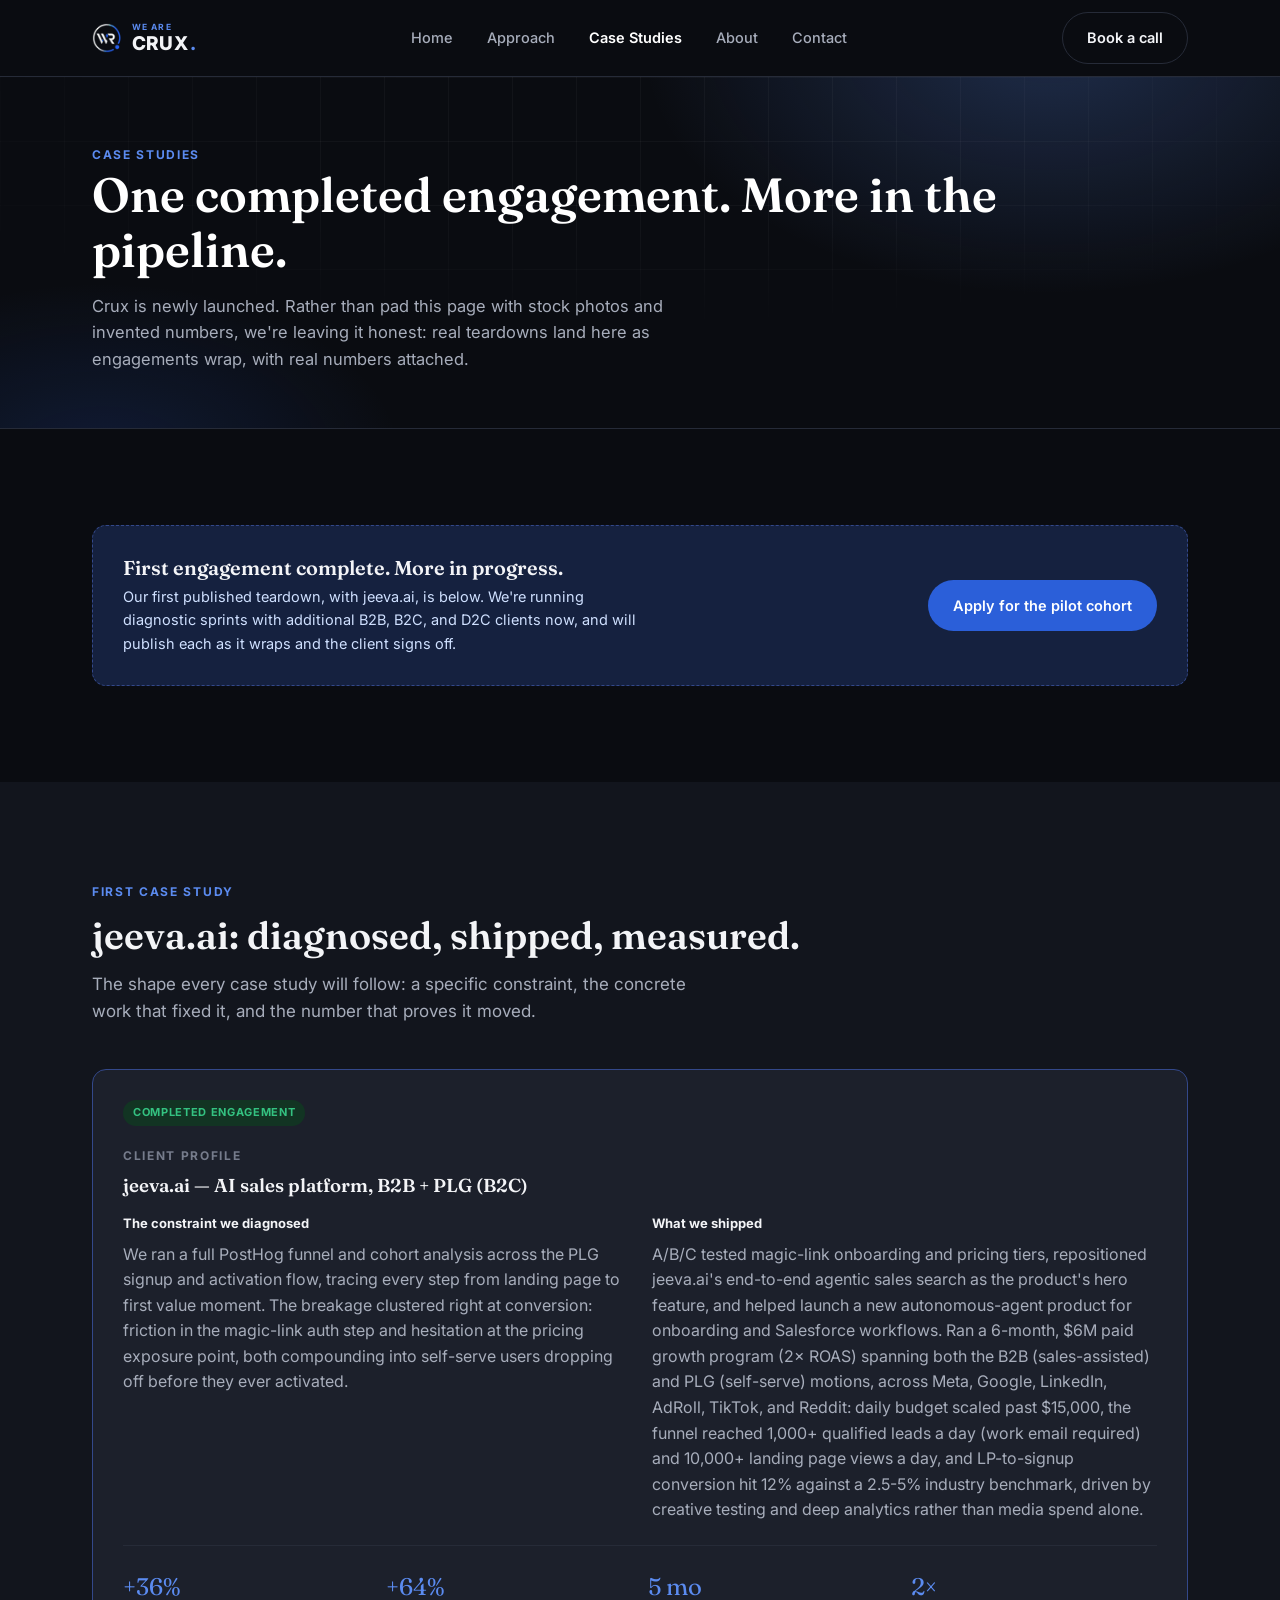
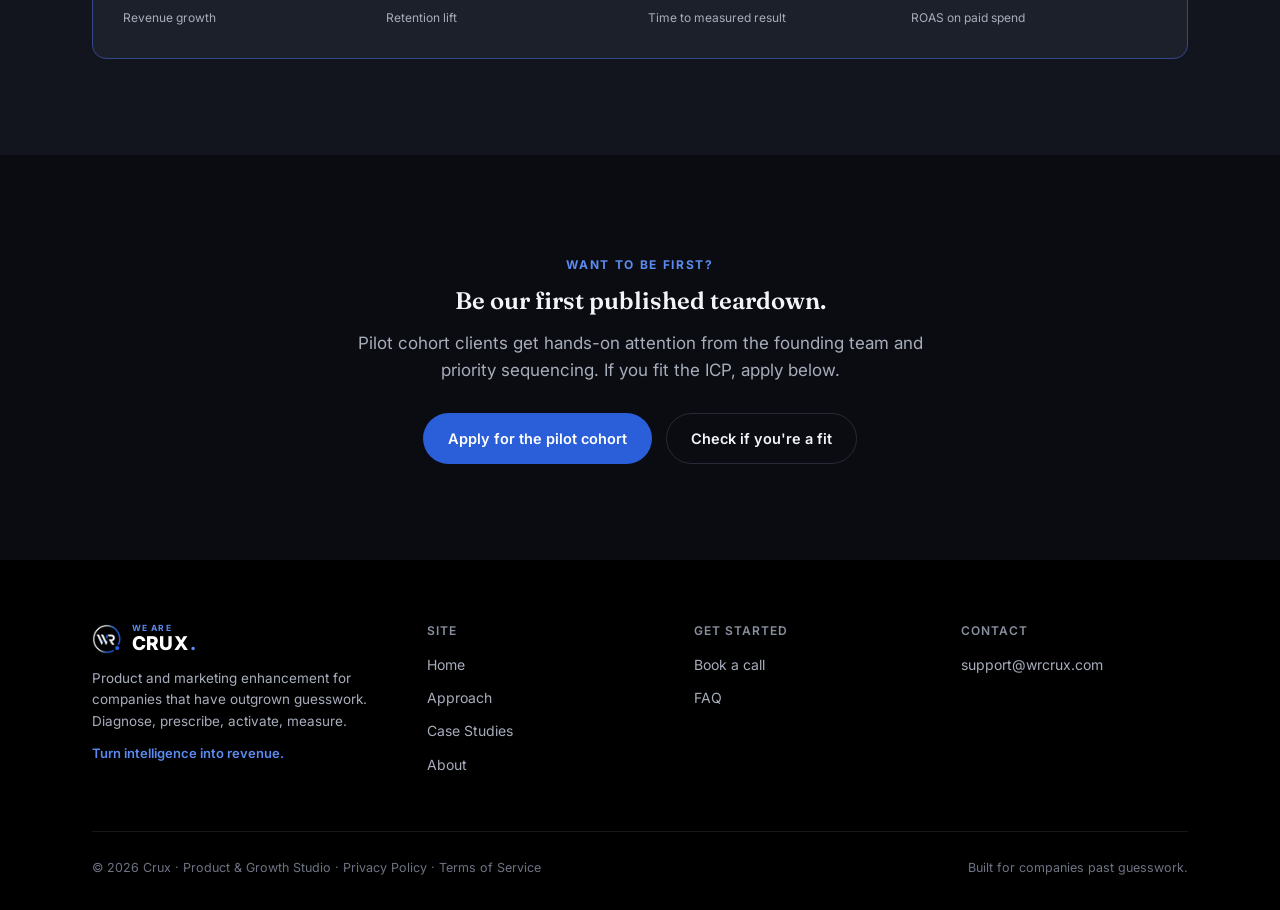
<file: case-studies.html>
<!DOCTYPE html>
<html lang="en">
<head>
<!-- Google tag (gtag.js) -->
<script async src="https://www.googletagmanager.com/gtag/js?id=G-JC60YXVGFB"></script>
<script>
  window.dataLayer = window.dataLayer || [];
  function gtag(){dataLayer.push(arguments);}
  gtag('js', new Date());

  gtag('config', 'G-JC60YXVGFB');
</script>
<meta charset="UTF-8">
<meta name="viewport" content="width=device-width, initial-scale=1.0">
<title>Case Studies · Crux</title>
<meta name="description" content="Crux is running its first pilot cohort now. Case studies publish here as engagements wrap, with real numbers, not filler.">
<link rel="icon" href="assets/favicon.svg" type="image/svg+xml">
<link rel="preconnect" href="https://fonts.googleapis.com">
<link rel="preconnect" href="https://fonts.gstatic.com" crossorigin>
<link href="https://fonts.googleapis.com/css2?family=Fraunces:ital,opsz,wght@0,9..144,400;0,9..144,500;0,9..144,600;1,9..144,500&family=Inter:wght@400;500;600;700;800&display=swap" rel="stylesheet">
<link rel="stylesheet" href="css/styles.css">
<noscript><style>.reveal{opacity:1!important;transform:none!important;}</style></noscript>
</head>
<body>

<div class="scroll-progress" id="scroll-progress"></div>

<nav class="site-nav on-dark-page" id="site-nav">
  <div class="nav-inner">
    <a href="index.html" class="brand"><img src="assets/logo-mark.png" alt="WRCRUX" class="brand-mark"><span class="brand-text"><span class="brand-kicker">We Are</span><span class="brand-word">CRUX<span class="dot">.</span></span></span></a>
    <div class="nav-links" id="nav-links">
      <a href="index.html">Home</a>
      <a href="approach.html">Approach</a>
      <a href="case-studies.html">Case Studies</a>
      <a href="about.html">About</a>
      <a href="contact.html">Contact</a>
    </div>
    <div class="nav-cta">
      <a href="contact.html" class="btn btn-outline on-dark">Book a call</a>
      <button class="nav-toggle" id="nav-toggle" aria-label="Toggle menu" aria-expanded="false"><span></span></button>
    </div>
  </div>
</nav>

<header class="page-hero">
  <div class="hero-grid"></div>
  <div class="wrap">
    <span class="eyebrow">Case Studies</span>
    <h1>One completed engagement. More in the pipeline.</h1>
    <p>Crux is newly launched. Rather than pad this page with stock photos and invented numbers, we're leaving it honest: real teardowns land here as engagements wrap, with real numbers attached.</p>
  </div>
</header>

<section>
  <div class="wrap">
    <div class="pilot-banner">
      <div>
        <h3>First engagement complete. More in progress.</h3>
        <p>Our first published teardown, with jeeva.ai, is below. We're running diagnostic sprints with additional B2B, B2C, and D2C clients now, and will publish each as it wraps and the client signs off.</p>
      </div>
      <a href="contact.html" class="btn btn-primary">Apply for the pilot cohort</a>
    </div>
  </div>
</section>

<!-- FIRST CASE STUDY -->
<section class="canvas">
  <div class="wrap">
    <div class="section-head">
      <div>
        <span class="eyebrow">First case study</span>
        <h2>jeeva.ai: diagnosed, shipped, measured.</h2>
        <p class="section-lede">The shape every case study will follow: a specific constraint, the concrete work that fixed it, and the number that proves it moved.</p>
      </div>
    </div>

    <div class="case-card reveal">
      <div class="tag-row">
        <span class="badge-success">Completed engagement</span>
      </div>
      <span class="eyebrow" style="color:var(--ink-faint);">Client profile</span>
      <h3 style="margin:8px 0 16px;">jeeva.ai — AI sales platform, B2B + PLG (B2C)</h3>
      <div class="grid-2">
        <div>
          <p style="font-size:13px;font-weight:700;color:var(--ink);margin-bottom:8px;">The constraint we diagnosed</p>
          <p class="body" style="color:var(--ink-soft);">We ran a full PostHog funnel and cohort analysis across the PLG signup and activation flow, tracing every step from landing page to first value moment. The breakage clustered right at conversion: friction in the magic-link auth step and hesitation at the pricing exposure point, both compounding into self-serve users dropping off before they ever activated.</p>
        </div>
        <div>
          <p style="font-size:13px;font-weight:700;color:var(--ink);margin-bottom:8px;">What we shipped</p>
          <p class="body" style="color:var(--ink-soft);">A/B/C tested magic-link onboarding and pricing tiers, repositioned jeeva.ai's end-to-end agentic sales search as the product's hero feature, and helped launch a new autonomous-agent product for onboarding and Salesforce workflows. Ran a 6-month, $6M paid growth program (2× ROAS) spanning both the B2B (sales-assisted) and PLG (self-serve) motions, across Meta, Google, LinkedIn, AdRoll, TikTok, and Reddit: daily budget scaled past $15,000, the funnel reached 1,000+ qualified leads a day (work email required) and 10,000+ landing page views a day, and LP-to-signup conversion hit 12% against a 2.5-5% industry benchmark, driven by creative testing and deep analytics rather than media spend alone.</p>
        </div>
      </div>
      <div class="metric-row">
        <div>
          <div class="m-num">+40%</div>
          <div class="m-label">Revenue growth</div>
        </div>
        <div>
          <div class="m-num">+70%</div>
          <div class="m-label">Retention lift</div>
        </div>
        <div>
          <div class="m-num">6 mo</div>
          <div class="m-label">Time to measured result</div>
        </div>
        <div>
          <div class="m-num">2×</div>
          <div class="m-label">ROAS on paid spend</div>
        </div>
      </div>
    </div>
  </div>
</section>

<section>
  <div class="wrap center-copy reveal">
    <span class="eyebrow">Want to be first?</span>
    <h2 style="margin-top:10px;">Be our first published teardown.</h2>
    <p class="section-lede" style="margin:16px auto 28px;">Pilot cohort clients get hands-on attention from the founding team and priority sequencing. If you fit the ICP, apply below.</p>
    <div class="btn-row" style="justify-content:center;">
      <a href="contact.html" class="btn btn-primary">Apply for the pilot cohort</a>
      <a href="index.html" class="btn btn-outline">Check if you're a fit</a>
    </div>
  </div>
</section>

<footer class="site-footer">
  <div class="wrap">
    <div class="footer-top">
      <div>
        <div class="brand"><img src="assets/logo-mark.png" alt="WRCRUX" class="brand-mark"><span class="brand-text"><span class="brand-kicker">We Are</span><span class="brand-word">CRUX<span class="dot">.</span></span></span></div>
        <p>Product and marketing enhancement for companies that have outgrown guesswork. Diagnose, prescribe, activate, measure.</p>
        <p style="color:var(--accent-glow);font-weight:600;font-size:13px;margin-top:10px;">Turn intelligence into revenue.</p>
      </div>
      <div class="footer-col">
        <h5>Site</h5>
        <a href="index.html">Home</a>
        <a href="approach.html">Approach</a>
        <a href="case-studies.html">Case Studies</a>
        <a href="about.html">About</a>
      </div>
      <div class="footer-col">
        <h5>Get started</h5>
        <a href="contact.html">Book a call</a>
        <a href="contact.html#faq">FAQ</a>
      </div>
      <div class="footer-col">
        <h5>Contact</h5>
        <a href="mailto:support@wrcrux.com">support@wrcrux.com</a>
      </div>
    </div>
    <div class="footer-bottom">
      <span>© <span data-year></span> Crux · Product &amp; Growth Studio · <a href="privacy-policy.html">Privacy Policy</a> · <a href="terms.html">Terms of Service</a></span>
      <span>Built for companies past guesswork.</span>
    </div>
  </div>
</footer>

<a href="contact.html" class="mobile-cta" aria-label="Book a diagnostic call">
  <svg viewBox="0 0 24 24" fill="none" stroke="currentColor" stroke-width="2" stroke-linecap="round" stroke-linejoin="round"><rect x="3" y="4" width="18" height="18" rx="2"></rect><path d="M16 2v4"></path><path d="M8 2v4"></path><path d="M3 10h18"></path></svg>
  Book a call
</a>

<script src="js/main.js"></script>
</body>
</html>
</file>
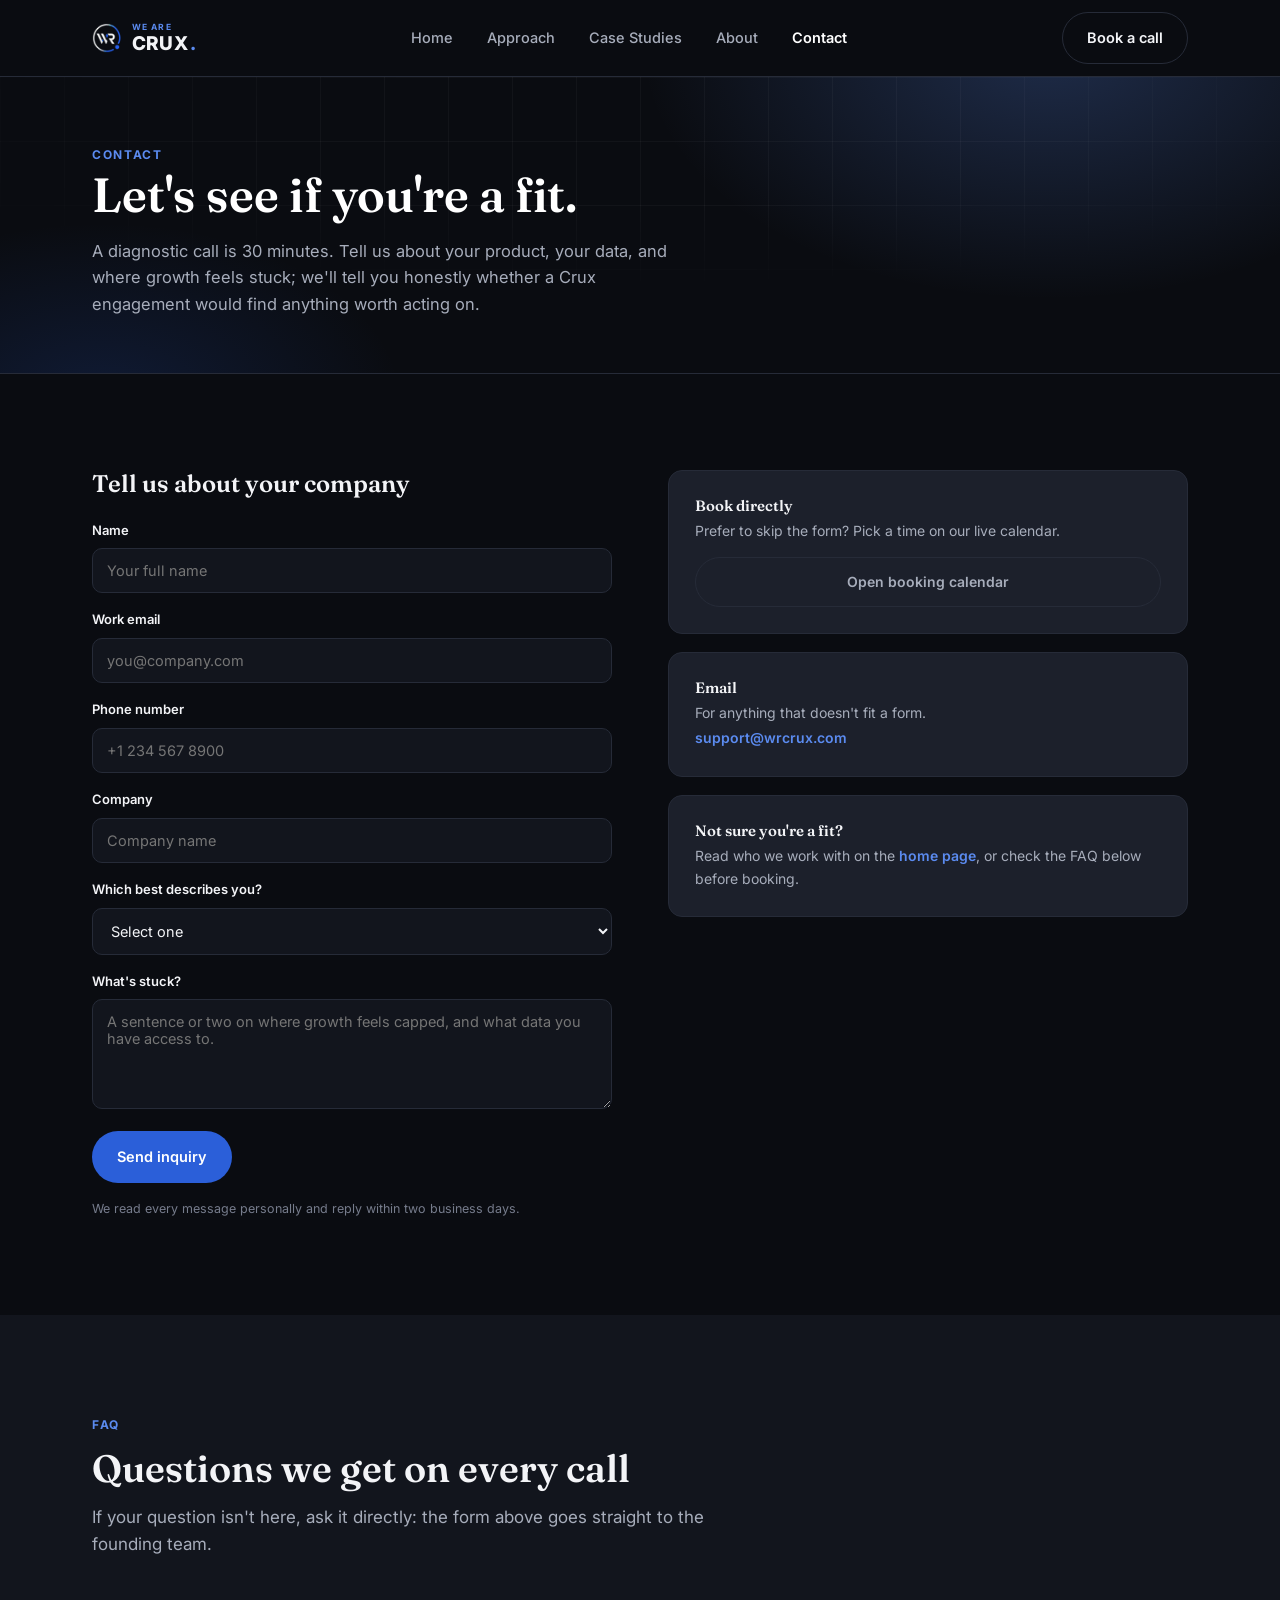
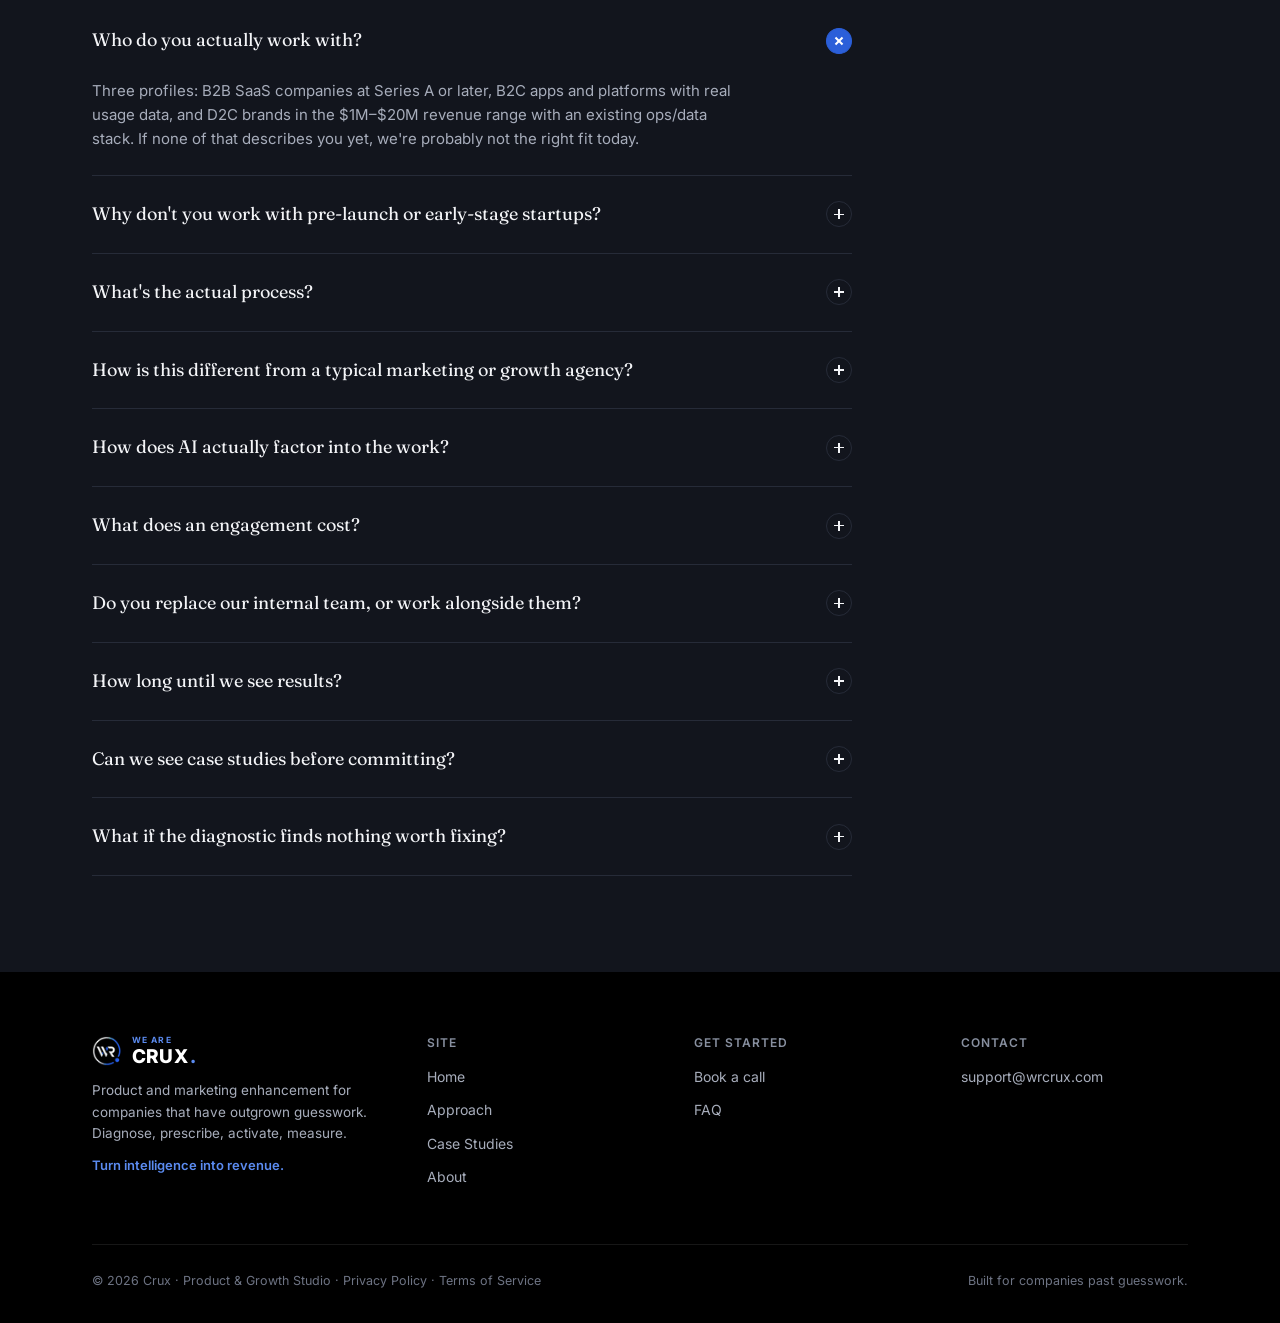
<file: contact.html>
<!DOCTYPE html>
<html lang="en">
<head>
<!-- Google tag (gtag.js) -->
<script async src="https://www.googletagmanager.com/gtag/js?id=G-JC60YXVGFB"></script>
<script>
  window.dataLayer = window.dataLayer || [];
  function gtag(){dataLayer.push(arguments);}
  gtag('js', new Date());

  gtag('config', 'G-JC60YXVGFB');
</script>
<meta charset="UTF-8">
<meta name="viewport" content="width=device-width, initial-scale=1.0">
<title>Contact · Crux</title>
<meta name="description" content="Book a diagnostic call with Crux, or read answers to the questions we get most about who we work with, pricing, and how AI fits into the process.">
<link rel="icon" href="assets/favicon.svg" type="image/svg+xml">
<link rel="preconnect" href="https://fonts.googleapis.com">
<link rel="preconnect" href="https://fonts.gstatic.com" crossorigin>
<link href="https://fonts.googleapis.com/css2?family=Fraunces:ital,opsz,wght@0,9..144,400;0,9..144,500;0,9..144,600;1,9..144,500&family=Inter:wght@400;500;600;700;800&display=swap" rel="stylesheet">
<link rel="stylesheet" href="css/styles.css">
<noscript><style>.reveal{opacity:1!important;transform:none!important;}</style></noscript>
</head>
<body>

<div class="scroll-progress" id="scroll-progress"></div>

<nav class="site-nav on-dark-page" id="site-nav">
  <div class="nav-inner">
    <a href="index.html" class="brand"><img src="assets/logo-mark.png" alt="WRCRUX" class="brand-mark"><span class="brand-text"><span class="brand-kicker">We Are</span><span class="brand-word">CRUX<span class="dot">.</span></span></span></a>
    <div class="nav-links" id="nav-links">
      <a href="index.html">Home</a>
      <a href="approach.html">Approach</a>
      <a href="case-studies.html">Case Studies</a>
      <a href="about.html">About</a>
      <a href="contact.html">Contact</a>
    </div>
    <div class="nav-cta">
      <a href="contact.html" class="btn btn-outline on-dark">Book a call</a>
      <button class="nav-toggle" id="nav-toggle" aria-label="Toggle menu" aria-expanded="false"><span></span></button>
    </div>
  </div>
</nav>

<header class="page-hero">
  <div class="hero-grid"></div>
  <div class="wrap">
    <span class="eyebrow">Contact</span>
    <h1>Let's see if you're a fit.</h1>
    <p>A diagnostic call is 30 minutes. Tell us about your product, your data, and where growth feels stuck; we'll tell you honestly whether a Crux engagement would find anything worth acting on.</p>
  </div>
</header>

<section>
  <div class="wrap">
    <div class="contact-grid">

      <div>
        <h2 style="font-size:24px;margin-bottom:22px;">Tell us about your company</h2>
        <form class="contact-form" id="contact-form" name="contact" method="POST" data-netlify="true" netlify-honeypot="bot-field">
          <input type="hidden" name="form-name" value="contact">
          <p style="display:none;"><label>Don't fill this out if you're human: <input name="bot-field"></label></p>
          <div class="field">
            <label for="name">Name</label>
            <input type="text" id="name" name="name" required placeholder="Your full name">
          </div>
          <div class="field">
            <label for="email">Work email</label>
            <input type="email" id="email" name="email" required placeholder="you@company.com">
          </div>
          <div class="field">
            <label for="phone">Phone number</label>
            <input type="tel" id="phone" name="phone" required placeholder="+1 234 567 8900">
          </div>
          <div class="field">
            <label for="company">Company</label>
            <input type="text" id="company" name="company" required placeholder="Company name">
          </div>
          <div class="field">
            <label for="track">Which best describes you?</label>
            <select id="track" name="track" required>
              <option value="" disabled selected>Select one</option>
              <option>B2B SaaS, Series A+</option>
              <option>B2C app or platform</option>
              <option>D2C, $1M–$20M revenue</option>
              <option>Not sure yet</option>
            </select>
          </div>
          <div class="field">
            <label for="message">What's stuck?</label>
            <textarea id="message" name="message" required placeholder="A sentence or two on where growth feels capped, and what data you have access to."></textarea>
          </div>
          <button type="submit" class="btn btn-primary" style="align-self:flex-start;margin-top:6px;">Send inquiry</button>
          <p class="form-note">We read every message personally and reply within two business days.</p>
        </form>
        <div id="contact-form-success" style="display:none;text-align:center;padding:32px 0;">
          <span class="eyebrow">Message sent</span>
          <h3 style="margin-top:8px;margin-bottom:10px;">We'll be in touch.</h3>
          <p style="color:var(--ink-soft);font-size:14.5px;margin-bottom:22px;">We read every message personally and reply within two business days.</p>
          <button type="button" class="btn btn-outline" id="contact-form-again">Send another message</button>
        </div>
      </div>

      <div class="contact-side">
        <div class="side-card">
          <h4>Book directly</h4>
          <p style="margin-bottom:14px;">Prefer to skip the form? Pick a time on our live calendar.</p>
          <a href="https://calendar.app.google/eKEHUN7tRRTAvf9bA" target="_blank" rel="noopener" class="btn btn-outline" style="width:100%;justify-content:center;">Open booking calendar</a>
        </div>
        <div class="side-card">
          <h4>Email</h4>
          <p>For anything that doesn't fit a form.</p>
          <a href="mailto:support@wrcrux.com" class="email">support@wrcrux.com</a>
        </div>
        <div class="side-card">
          <h4>Not sure you're a fit?</h4>
          <p>Read who we work with on the <a href="index.html" style="color:var(--accent-glow);font-weight:600;">home page</a>, or check the FAQ below before booking.</p>
        </div>
      </div>

    </div>
  </div>
</section>

<!-- FAQ -->
<section class="canvas" id="faq">
  <div class="wrap">
    <div class="section-head">
      <div>
        <span class="eyebrow">FAQ</span>
        <h2>Questions we get on every call</h2>
        <p class="section-lede">If your question isn't here, ask it directly: the form above goes straight to the founding team.</p>
      </div>
    </div>

    <div class="faq-list">

      <div class="faq-item open">
        <button class="faq-q">
          <span>Who do you actually work with?</span>
          <span class="plus"></span>
        </button>
        <div class="faq-a"><div class="faq-a-inner">Three profiles: B2B SaaS companies at Series A or later, B2C apps and platforms with real usage data, and D2C brands in the $1M–$20M revenue range with an existing ops/data stack. If none of that describes you yet, we're probably not the right fit today.</div></div>
      </div>

      <div class="faq-item">
        <button class="faq-q">
          <span>Why don't you work with pre-launch or early-stage startups?</span>
          <span class="plus"></span>
        </button>
        <div class="faq-a"><div class="faq-a-inner">Our diagnostic phase runs on real usage data: funnels, cohorts, support tickets, attribution. Below a certain traffic and revenue floor, that analysis isn't statistically meaningful, so the diagnosis, and everything built on it, gets shaky. We'd rather say no than sell a diagnostic with nothing to bite into.</div></div>
      </div>

      <div class="faq-item">
        <button class="faq-q">
          <span>What's the actual process?</span>
          <span class="plus"></span>
        </button>
        <div class="faq-a"><div class="faq-a-inner">Four phases: Diagnose (find the real constraint), Prescribe (turn it into a sequenced, prioritized plan), Activate (ship the fixes alongside your team), Measure (attribute the result and feed it back into the next cycle). Full detail on the <a href="approach.html" style="color:var(--accent-glow);font-weight:600;">Approach</a> page.</div></div>
      </div>

      <div class="faq-item">
        <button class="faq-q">
          <span>How is this different from a typical marketing or growth agency?</span>
          <span class="plus"></span>
        </button>
        <div class="faq-a"><div class="faq-a-inner">Most agencies sell one channel (paid, CRO, content, or brand) and leave you to stitch the rest together. We diagnose and fix the whole system, we build hard revenue attribution into the engagement instead of avoiding it, and we use AI natively rather than bolting it onto old workflows.</div></div>
      </div>

      <div class="faq-item">
        <button class="faq-q">
          <span>How does AI actually factor into the work?</span>
          <span class="plus"></span>
        </button>
        <div class="faq-a"><div class="faq-a-inner">AI handles synthesis, scoring, and first drafts: clustering feedback, ranking fixes, drafting copy and prototypes. It doesn't make the final call on positioning or prioritization, and every AI-generated insight is checked against source data before it ships. See <a href="approach.html" style="color:var(--accent-glow);font-weight:600;">AI in delivery</a> for the full breakdown.</div></div>
      </div>

      <div class="faq-item">
        <button class="faq-q">
          <span>What does an engagement cost?</span>
          <span class="plus"></span>
        </button>
        <div class="faq-a"><div class="faq-a-inner">It depends on scope and track. Most engagements start with a fixed-fee diagnostic sprint, then move into a retainer, a project-based build, or a hybrid partly tied to agreed outcomes like qualified pipeline or revenue lift. We'll walk through real numbers once we understand your situation.</div></div>
      </div>

      <div class="faq-item">
        <button class="faq-q">
          <span>Do you replace our internal team, or work alongside them?</span>
          <span class="plus"></span>
        </button>
        <div class="faq-a"><div class="faq-a-inner">Alongside. We plug into your existing analytics, CRM, and PM tools and work with your team on execution; we're not a black box that disappears for six weeks and reappears with a deck.</div></div>
      </div>

      <div class="faq-item">
        <button class="faq-q">
          <span>How long until we see results?</span>
          <span class="plus"></span>
        </button>
        <div class="faq-a"><div class="faq-a-inner">The diagnostic sprint itself is time-boxed and fast. How long results take after that depends on what the diagnosis finds: some fixes, like a positioning change or a lifecycle flow, show up in weeks; others, like a roadmap change or a sales-motion shift, take a full quarter to read cleanly. We'll give a specific estimate once we know the constraint.</div></div>
      </div>

      <div class="faq-item">
        <button class="faq-q">
          <span>Can we see case studies before committing?</span>
          <span class="plus"></span>
        </button>
        <div class="faq-a"><div class="faq-a-inner">Yes; our first completed engagement, with jeeva.ai, is published on the <a href="case-studies.html" style="color:var(--accent-glow);font-weight:600;">Case Studies</a> page, with real numbers. We're running additional diagnostic sprints now and will publish each as it wraps. We'd rather be upfront about being early than fabricate a client roster.</div></div>
      </div>

      <div class="faq-item">
        <button class="faq-q">
          <span>What if the diagnostic finds nothing worth fixing?</span>
          <span class="plus"></span>
        </button>
        <div class="faq-a"><div class="faq-a-inner">Then we tell you that, and you walk away with the diagnostic memo and no further obligation. It's rare given our intake criteria, but it happens; we're not going to invent an engagement to justify the fee.</div></div>
      </div>

    </div>
  </div>
</section>

<footer class="site-footer">
  <div class="wrap">
    <div class="footer-top">
      <div>
        <div class="brand"><img src="assets/logo-mark.png" alt="WRCRUX" class="brand-mark"><span class="brand-text"><span class="brand-kicker">We Are</span><span class="brand-word">CRUX<span class="dot">.</span></span></span></div>
        <p>Product and marketing enhancement for companies that have outgrown guesswork. Diagnose, prescribe, activate, measure.</p>
        <p style="color:var(--accent-glow);font-weight:600;font-size:13px;margin-top:10px;">Turn intelligence into revenue.</p>
      </div>
      <div class="footer-col">
        <h5>Site</h5>
        <a href="index.html">Home</a>
        <a href="approach.html">Approach</a>
        <a href="case-studies.html">Case Studies</a>
        <a href="about.html">About</a>
      </div>
      <div class="footer-col">
        <h5>Get started</h5>
        <a href="contact.html">Book a call</a>
        <a href="contact.html#faq">FAQ</a>
      </div>
      <div class="footer-col">
        <h5>Contact</h5>
        <a href="mailto:support@wrcrux.com">support@wrcrux.com</a>
      </div>
    </div>
    <div class="footer-bottom">
      <span>© <span data-year></span> Crux · Product &amp; Growth Studio · <a href="privacy-policy.html">Privacy Policy</a> · <a href="terms.html">Terms of Service</a></span>
      <span>Built for companies past guesswork.</span>
    </div>
  </div>
</footer>

<a href="contact.html" class="mobile-cta" aria-label="Book a diagnostic call">
  <svg viewBox="0 0 24 24" fill="none" stroke="currentColor" stroke-width="2" stroke-linecap="round" stroke-linejoin="round"><rect x="3" y="4" width="18" height="18" rx="2"></rect><path d="M16 2v4"></path><path d="M8 2v4"></path><path d="M3 10h18"></path></svg>
  Book a call
</a>

<script src="js/main.js"></script>
</body>
</html>
</file>
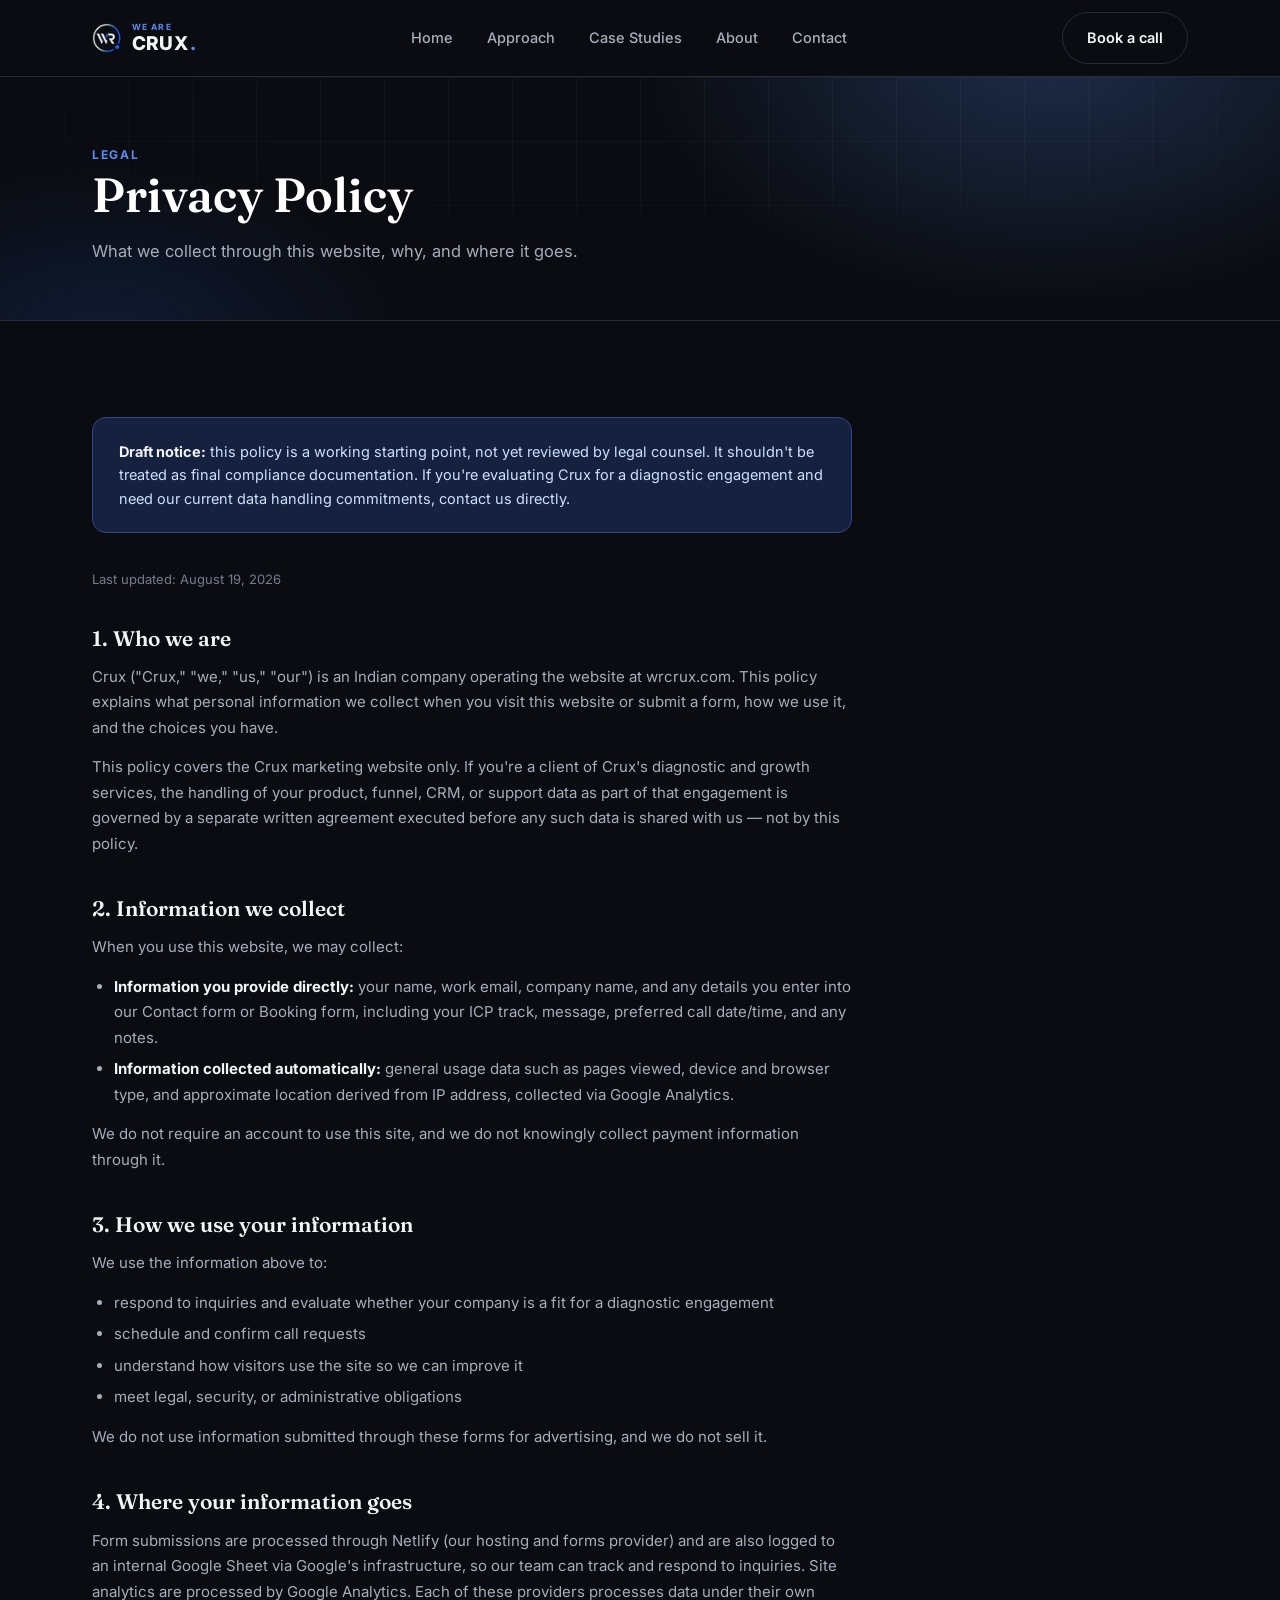
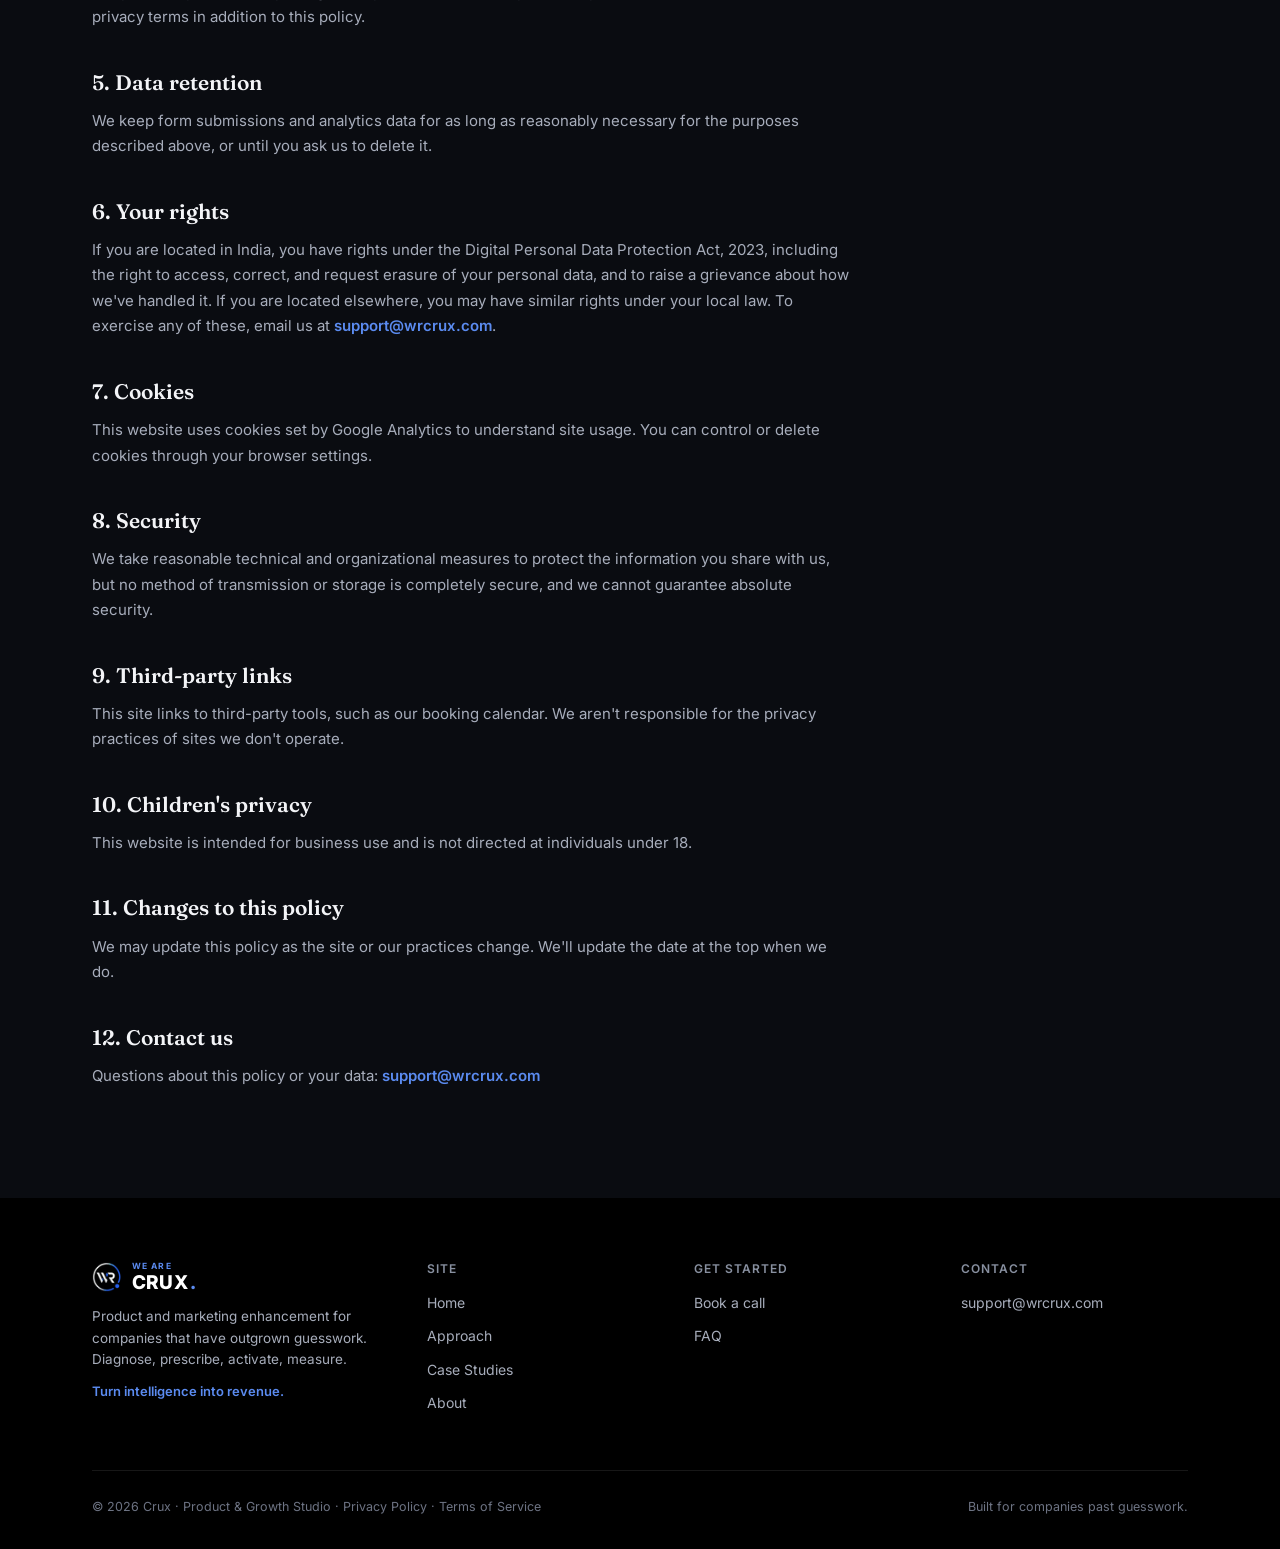
<file: privacy-policy.html>
<!DOCTYPE html>
<html lang="en">
<head>
<!-- Google tag (gtag.js) -->
<script async src="https://www.googletagmanager.com/gtag/js?id=G-JC60YXVGFB"></script>
<script>
  window.dataLayer = window.dataLayer || [];
  function gtag(){dataLayer.push(arguments);}
  gtag('js', new Date());

  gtag('config', 'G-JC60YXVGFB');
</script>
<meta charset="UTF-8">
<meta name="viewport" content="width=device-width, initial-scale=1.0">
<title>Privacy Policy · Crux</title>
<meta name="description" content="How Crux collects, uses, and protects information submitted through this website.">
<link rel="icon" href="assets/favicon.svg" type="image/svg+xml">
<link rel="preconnect" href="https://fonts.googleapis.com">
<link rel="preconnect" href="https://fonts.gstatic.com" crossorigin>
<link href="https://fonts.googleapis.com/css2?family=Fraunces:ital,opsz,wght@0,9..144,400;0,9..144,500;0,9..144,600;1,9..144,500&family=Inter:wght@400;500;600;700;800&display=swap" rel="stylesheet">
<link rel="stylesheet" href="css/styles.css">
<noscript><style>.reveal{opacity:1!important;transform:none!important;}</style></noscript>
</head>
<body>

<div class="scroll-progress" id="scroll-progress"></div>

<nav class="site-nav on-dark-page" id="site-nav">
  <div class="nav-inner">
    <a href="index.html" class="brand"><img src="assets/logo-mark.png" alt="WRCRUX" class="brand-mark"><span class="brand-text"><span class="brand-kicker">We Are</span><span class="brand-word">CRUX<span class="dot">.</span></span></span></a>
    <div class="nav-links" id="nav-links">
      <a href="index.html">Home</a>
      <a href="approach.html">Approach</a>
      <a href="case-studies.html">Case Studies</a>
      <a href="about.html">About</a>
      <a href="contact.html">Contact</a>
    </div>
    <div class="nav-cta">
      <a href="contact.html" class="btn btn-outline on-dark">Book a call</a>
      <button class="nav-toggle" id="nav-toggle" aria-label="Toggle menu" aria-expanded="false"><span></span></button>
    </div>
  </div>
</nav>

<header class="page-hero">
  <div class="hero-grid"></div>
  <div class="wrap">
    <span class="eyebrow">Legal</span>
    <h1>Privacy Policy</h1>
    <p>What we collect through this website, why, and where it goes.</p>
  </div>
</header>

<section>
  <div class="wrap">
    <div class="callout" style="margin-top:0;margin-bottom:36px;max-width:760px;">
      <strong>Draft notice:</strong> this policy is a working starting point, not yet reviewed by legal counsel. It shouldn't be treated as final compliance documentation. If you're evaluating Crux for a diagnostic engagement and need our current data handling commitments, contact us directly.
    </div>

    <div class="legal-content">
      <div class="updated">Last updated: August 19, 2026</div>

      <h2>1. Who we are</h2>
      <p>Crux ("Crux," "we," "us," "our") is an Indian company operating the website at wrcrux.com. This policy explains what personal information we collect when you visit this website or submit a form, how we use it, and the choices you have.</p>
      <p>This policy covers the Crux marketing website only. If you're a client of Crux's diagnostic and growth services, the handling of your product, funnel, CRM, or support data as part of that engagement is governed by a separate written agreement executed before any such data is shared with us — not by this policy.</p>

      <h2>2. Information we collect</h2>
      <p>When you use this website, we may collect:</p>
      <ul>
        <li><strong>Information you provide directly:</strong> your name, work email, company name, and any details you enter into our Contact form or Booking form, including your ICP track, message, preferred call date/time, and any notes.</li>
        <li><strong>Information collected automatically:</strong> general usage data such as pages viewed, device and browser type, and approximate location derived from IP address, collected via Google Analytics.</li>
      </ul>
      <p>We do not require an account to use this site, and we do not knowingly collect payment information through it.</p>

      <h2>3. How we use your information</h2>
      <p>We use the information above to:</p>
      <ul>
        <li>respond to inquiries and evaluate whether your company is a fit for a diagnostic engagement</li>
        <li>schedule and confirm call requests</li>
        <li>understand how visitors use the site so we can improve it</li>
        <li>meet legal, security, or administrative obligations</li>
      </ul>
      <p>We do not use information submitted through these forms for advertising, and we do not sell it.</p>

      <h2>4. Where your information goes</h2>
      <p>Form submissions are processed through Netlify (our hosting and forms provider) and are also logged to an internal Google Sheet via Google's infrastructure, so our team can track and respond to inquiries. Site analytics are processed by Google Analytics. Each of these providers processes data under their own privacy terms in addition to this policy.</p>

      <h2>5. Data retention</h2>
      <p>We keep form submissions and analytics data for as long as reasonably necessary for the purposes described above, or until you ask us to delete it.</p>

      <h2>6. Your rights</h2>
      <p>If you are located in India, you have rights under the Digital Personal Data Protection Act, 2023, including the right to access, correct, and request erasure of your personal data, and to raise a grievance about how we've handled it. If you are located elsewhere, you may have similar rights under your local law. To exercise any of these, email us at <a href="mailto:support@wrcrux.com" style="color:var(--accent-glow);font-weight:600;">support@wrcrux.com</a>.</p>

      <h2>7. Cookies</h2>
      <p>This website uses cookies set by Google Analytics to understand site usage. You can control or delete cookies through your browser settings.</p>

      <h2>8. Security</h2>
      <p>We take reasonable technical and organizational measures to protect the information you share with us, but no method of transmission or storage is completely secure, and we cannot guarantee absolute security.</p>

      <h2>9. Third-party links</h2>
      <p>This site links to third-party tools, such as our booking calendar. We aren't responsible for the privacy practices of sites we don't operate.</p>

      <h2>10. Children's privacy</h2>
      <p>This website is intended for business use and is not directed at individuals under 18.</p>

      <h2>11. Changes to this policy</h2>
      <p>We may update this policy as the site or our practices change. We'll update the date at the top when we do.</p>

      <h2>12. Contact us</h2>
      <p>Questions about this policy or your data: <a href="mailto:support@wrcrux.com" style="color:var(--accent-glow);font-weight:600;">support@wrcrux.com</a></p>
    </div>
  </div>
</section>

<footer class="site-footer">
  <div class="wrap">
    <div class="footer-top">
      <div>
        <div class="brand"><img src="assets/logo-mark.png" alt="WRCRUX" class="brand-mark"><span class="brand-text"><span class="brand-kicker">We Are</span><span class="brand-word">CRUX<span class="dot">.</span></span></span></div>
        <p>Product and marketing enhancement for companies that have outgrown guesswork. Diagnose, prescribe, activate, measure.</p>
        <p style="color:var(--accent-glow);font-weight:600;font-size:13px;margin-top:10px;">Turn intelligence into revenue.</p>
      </div>
      <div class="footer-col">
        <h5>Site</h5>
        <a href="index.html">Home</a>
        <a href="approach.html">Approach</a>
        <a href="case-studies.html">Case Studies</a>
        <a href="about.html">About</a>
      </div>
      <div class="footer-col">
        <h5>Get started</h5>
        <a href="contact.html">Book a call</a>
        <a href="contact.html#faq">FAQ</a>
      </div>
      <div class="footer-col">
        <h5>Contact</h5>
        <a href="mailto:support@wrcrux.com">support@wrcrux.com</a>
      </div>
    </div>
    <div class="footer-bottom">
      <span>© <span data-year></span> Crux · Product &amp; Growth Studio · <a href="privacy-policy.html">Privacy Policy</a> · <a href="terms.html">Terms of Service</a></span>
      <span>Built for companies past guesswork.</span>
    </div>
  </div>
</footer>

<a href="contact.html" class="mobile-cta" aria-label="Book a diagnostic call">
  <svg viewBox="0 0 24 24" fill="none" stroke="currentColor" stroke-width="2" stroke-linecap="round" stroke-linejoin="round"><rect x="3" y="4" width="18" height="18" rx="2"></rect><path d="M16 2v4"></path><path d="M8 2v4"></path><path d="M3 10h18"></path></svg>
  Book a call
</a>

<script src="js/main.js"></script>
</body>
</html>
</file>
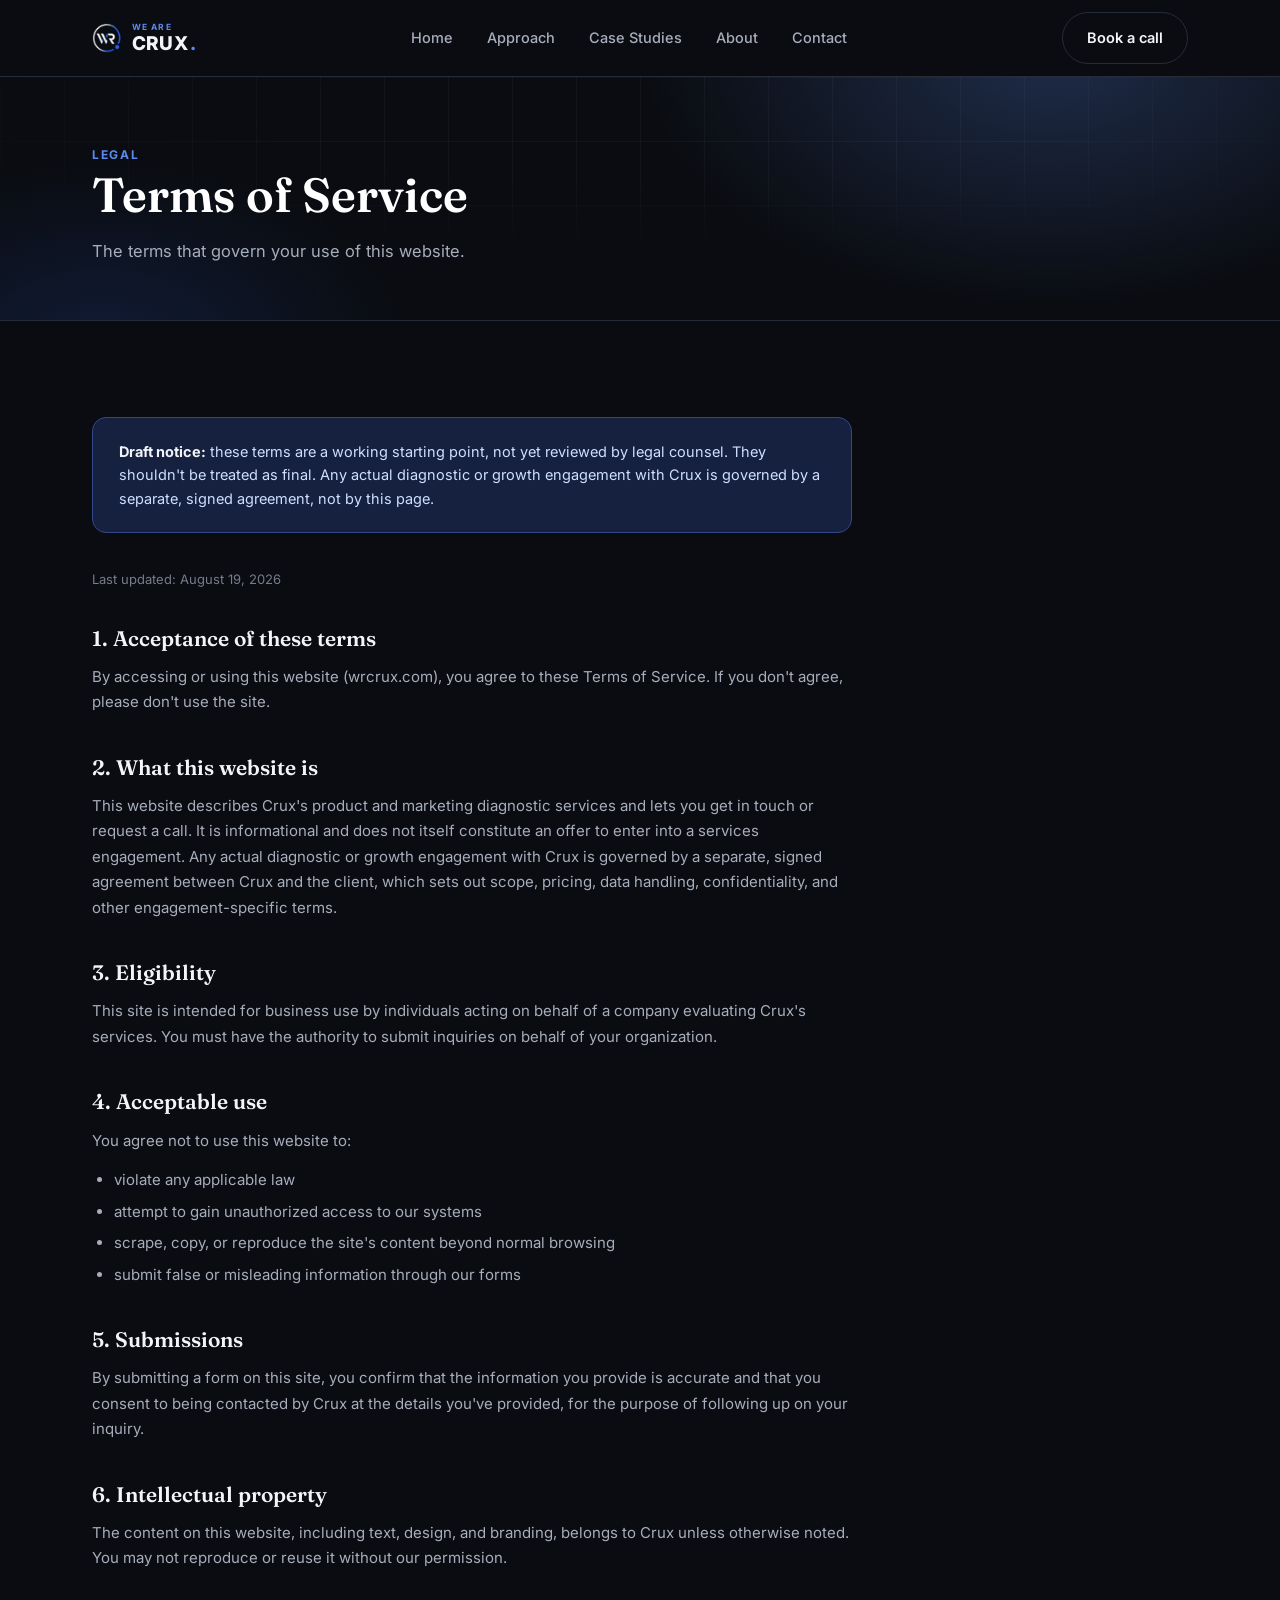
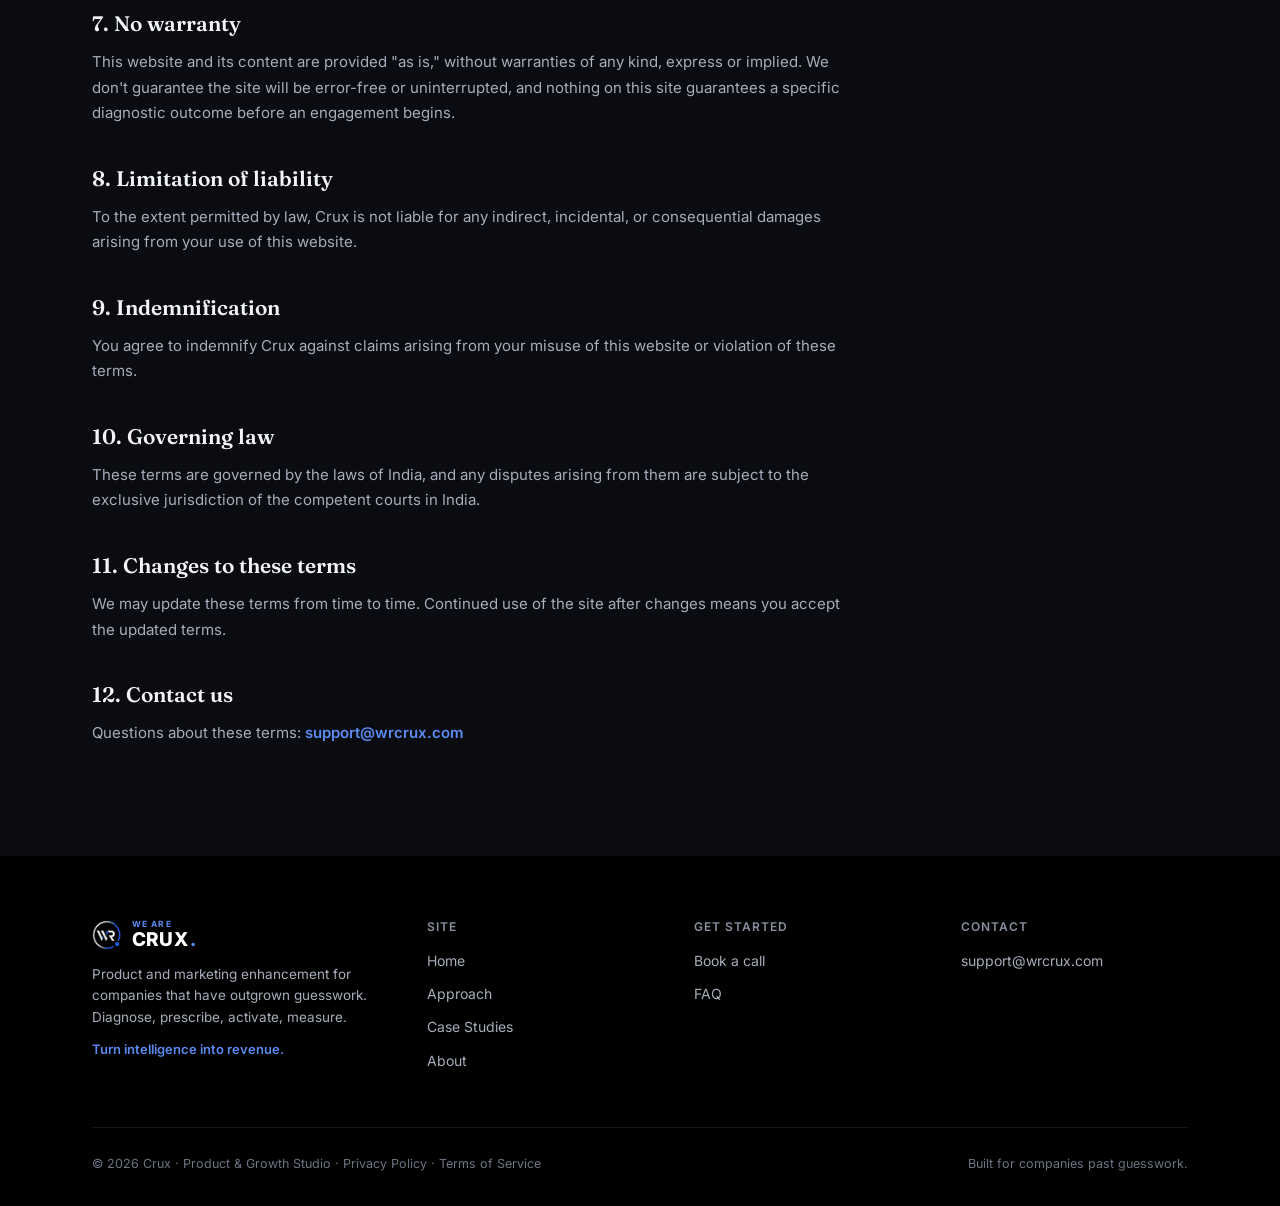
<file: terms.html>
<!DOCTYPE html>
<html lang="en">
<head>
<!-- Google tag (gtag.js) -->
<script async src="https://www.googletagmanager.com/gtag/js?id=G-JC60YXVGFB"></script>
<script>
  window.dataLayer = window.dataLayer || [];
  function gtag(){dataLayer.push(arguments);}
  gtag('js', new Date());

  gtag('config', 'G-JC60YXVGFB');
</script>
<meta charset="UTF-8">
<meta name="viewport" content="width=device-width, initial-scale=1.0">
<title>Terms of Service · Crux</title>
<meta name="description" content="The terms that govern your use of the Crux website.">
<link rel="icon" href="assets/favicon.svg" type="image/svg+xml">
<link rel="preconnect" href="https://fonts.googleapis.com">
<link rel="preconnect" href="https://fonts.gstatic.com" crossorigin>
<link href="https://fonts.googleapis.com/css2?family=Fraunces:ital,opsz,wght@0,9..144,400;0,9..144,500;0,9..144,600;1,9..144,500&family=Inter:wght@400;500;600;700;800&display=swap" rel="stylesheet">
<link rel="stylesheet" href="css/styles.css">
<noscript><style>.reveal{opacity:1!important;transform:none!important;}</style></noscript>
</head>
<body>

<div class="scroll-progress" id="scroll-progress"></div>

<nav class="site-nav on-dark-page" id="site-nav">
  <div class="nav-inner">
    <a href="index.html" class="brand"><img src="assets/logo-mark.png" alt="WRCRUX" class="brand-mark"><span class="brand-text"><span class="brand-kicker">We Are</span><span class="brand-word">CRUX<span class="dot">.</span></span></span></a>
    <div class="nav-links" id="nav-links">
      <a href="index.html">Home</a>
      <a href="approach.html">Approach</a>
      <a href="case-studies.html">Case Studies</a>
      <a href="about.html">About</a>
      <a href="contact.html">Contact</a>
    </div>
    <div class="nav-cta">
      <a href="contact.html" class="btn btn-outline on-dark">Book a call</a>
      <button class="nav-toggle" id="nav-toggle" aria-label="Toggle menu" aria-expanded="false"><span></span></button>
    </div>
  </div>
</nav>

<header class="page-hero">
  <div class="hero-grid"></div>
  <div class="wrap">
    <span class="eyebrow">Legal</span>
    <h1>Terms of Service</h1>
    <p>The terms that govern your use of this website.</p>
  </div>
</header>

<section>
  <div class="wrap">
    <div class="callout" style="margin-top:0;margin-bottom:36px;max-width:760px;">
      <strong>Draft notice:</strong> these terms are a working starting point, not yet reviewed by legal counsel. They shouldn't be treated as final. Any actual diagnostic or growth engagement with Crux is governed by a separate, signed agreement, not by this page.
    </div>

    <div class="legal-content">
      <div class="updated">Last updated: August 19, 2026</div>

      <h2>1. Acceptance of these terms</h2>
      <p>By accessing or using this website (wrcrux.com), you agree to these Terms of Service. If you don't agree, please don't use the site.</p>

      <h2>2. What this website is</h2>
      <p>This website describes Crux's product and marketing diagnostic services and lets you get in touch or request a call. It is informational and does not itself constitute an offer to enter into a services engagement. Any actual diagnostic or growth engagement with Crux is governed by a separate, signed agreement between Crux and the client, which sets out scope, pricing, data handling, confidentiality, and other engagement-specific terms.</p>

      <h2>3. Eligibility</h2>
      <p>This site is intended for business use by individuals acting on behalf of a company evaluating Crux's services. You must have the authority to submit inquiries on behalf of your organization.</p>

      <h2>4. Acceptable use</h2>
      <p>You agree not to use this website to:</p>
      <ul>
        <li>violate any applicable law</li>
        <li>attempt to gain unauthorized access to our systems</li>
        <li>scrape, copy, or reproduce the site's content beyond normal browsing</li>
        <li>submit false or misleading information through our forms</li>
      </ul>

      <h2>5. Submissions</h2>
      <p>By submitting a form on this site, you confirm that the information you provide is accurate and that you consent to being contacted by Crux at the details you've provided, for the purpose of following up on your inquiry.</p>

      <h2>6. Intellectual property</h2>
      <p>The content on this website, including text, design, and branding, belongs to Crux unless otherwise noted. You may not reproduce or reuse it without our permission.</p>

      <h2>7. No warranty</h2>
      <p>This website and its content are provided "as is," without warranties of any kind, express or implied. We don't guarantee the site will be error-free or uninterrupted, and nothing on this site guarantees a specific diagnostic outcome before an engagement begins.</p>

      <h2>8. Limitation of liability</h2>
      <p>To the extent permitted by law, Crux is not liable for any indirect, incidental, or consequential damages arising from your use of this website.</p>

      <h2>9. Indemnification</h2>
      <p>You agree to indemnify Crux against claims arising from your misuse of this website or violation of these terms.</p>

      <h2>10. Governing law</h2>
      <p>These terms are governed by the laws of India, and any disputes arising from them are subject to the exclusive jurisdiction of the competent courts in India.</p>

      <h2>11. Changes to these terms</h2>
      <p>We may update these terms from time to time. Continued use of the site after changes means you accept the updated terms.</p>

      <h2>12. Contact us</h2>
      <p>Questions about these terms: <a href="mailto:support@wrcrux.com" style="color:var(--accent-glow);font-weight:600;">support@wrcrux.com</a></p>
    </div>
  </div>
</section>

<footer class="site-footer">
  <div class="wrap">
    <div class="footer-top">
      <div>
        <div class="brand"><img src="assets/logo-mark.png" alt="WRCRUX" class="brand-mark"><span class="brand-text"><span class="brand-kicker">We Are</span><span class="brand-word">CRUX<span class="dot">.</span></span></span></div>
        <p>Product and marketing enhancement for companies that have outgrown guesswork. Diagnose, prescribe, activate, measure.</p>
        <p style="color:var(--accent-glow);font-weight:600;font-size:13px;margin-top:10px;">Turn intelligence into revenue.</p>
      </div>
      <div class="footer-col">
        <h5>Site</h5>
        <a href="index.html">Home</a>
        <a href="approach.html">Approach</a>
        <a href="case-studies.html">Case Studies</a>
        <a href="about.html">About</a>
      </div>
      <div class="footer-col">
        <h5>Get started</h5>
        <a href="contact.html">Book a call</a>
        <a href="contact.html#faq">FAQ</a>
      </div>
      <div class="footer-col">
        <h5>Contact</h5>
        <a href="mailto:support@wrcrux.com">support@wrcrux.com</a>
      </div>
    </div>
    <div class="footer-bottom">
      <span>© <span data-year></span> Crux · Product &amp; Growth Studio · <a href="privacy-policy.html">Privacy Policy</a> · <a href="terms.html">Terms of Service</a></span>
      <span>Built for companies past guesswork.</span>
    </div>
  </div>
</footer>

<a href="contact.html" class="mobile-cta" aria-label="Book a diagnostic call">
  <svg viewBox="0 0 24 24" fill="none" stroke="currentColor" stroke-width="2" stroke-linecap="round" stroke-linejoin="round"><rect x="3" y="4" width="18" height="18" rx="2"></rect><path d="M16 2v4"></path><path d="M8 2v4"></path><path d="M3 10h18"></path></svg>
  Book a call
</a>

<script src="js/main.js"></script>
</body>
</html>
</file>
<file: css/styles.css>
/* ==========================================================================
   Crux — shared design system
   ========================================================================== */

:root{
  /* brand — dark theme throughout */
  --ink:#f3f4f7;
  --ink-soft:#a7adbb;
  --ink-faint:#767c8c;
  --line:#262b38;
  --paper:#0a0c11;
  --canvas:#12151d;
  --canvas-deep:#1c202b;
  --void:#000000;

  --accent:#2b5fd9;
  --accent-dark:#1c3f99;
  --accent-soft:#15213f;
  --accent-line:#33488a;

  --green:#34c281;
  --green-soft:#123423;
  --amber:#eab155;
  --amber-soft:#332612;

  /* dark surfaces — aliased to the base palette above, kept for components
     that were already written against the dark-* names */
  --dark-bg:var(--paper);
  --dark-panel:var(--canvas);
  --dark-panel-2:var(--canvas-deep);
  --dark-line:var(--line);
  --dark-ink:var(--ink);
  --dark-ink-soft:var(--ink-soft);
  --accent-glow:#5b8bf0;

  --radius-sm:8px;
  --radius:14px;
  --radius-lg:22px;

  --serif:"Fraunces","Iowan Old Style",Georgia,serif;
  --sans:"Inter",-apple-system,BlinkMacSystemFont,"Segoe UI",Helvetica,Arial,sans-serif;

  --shadow-sm:0 1px 2px rgba(0,0,0,0.35);
  --shadow:0 8px 30px rgba(0,0,0,0.45);
  --shadow-lg:0 20px 60px rgba(0,0,0,0.55);
}

*,*::before,*::after{box-sizing:border-box;}
body{
  margin:0;
  font-family:var(--sans);
  background:var(--paper);
  color:var(--ink);
  line-height:1.6;
  -webkit-font-smoothing:antialiased;
}
img{max-width:100%;display:block;}
a{color:inherit;text-decoration:none;}
ul{margin:0;padding:0;list-style:none;}
button{font:inherit;}
h1,h2,h3,h4,h5{font-family:var(--serif);font-weight:600;line-height:1.15;margin:0;}
p{margin:0;}

.wrap{
  max-width:1160px;
  margin:0 auto;
  padding:0 32px;
}

.eyebrow{
  font-family:var(--sans);
  font-size:12px;
  text-transform:uppercase;
  letter-spacing:0.14em;
  font-weight:700;
  color:var(--accent-glow);
}
.eyebrow.on-dark{color:var(--accent-glow);}

.section-lede{
  font-size:17px;
  color:var(--ink-soft);
  max-width:620px;
  margin:14px 0 0;
}

section{padding:96px 0;}
section.tight{padding:64px 0;}
section.canvas{background:var(--canvas);}
section.dark{background:var(--dark-bg);color:var(--dark-ink);}
section.ink{background:var(--void);color:#fff;}
.border-top{border-top:1px solid var(--line);}

/* ---------- buttons ---------- */
.btn{
  display:inline-flex;
  align-items:center;
  gap:8px;
  padding:13px 24px;
  border-radius:999px;
  font-weight:600;
  font-size:14.5px;
  border:1px solid transparent;
  cursor:pointer;
  transition:transform .15s ease, background .15s ease, border-color .15s ease, color .15s ease;
  white-space:nowrap;
}
.btn:hover{transform:translateY(-1px);}
.btn-primary{background:var(--accent);color:#fff;}
.btn-primary:hover{background:var(--accent-dark);}
.btn-outline{background:transparent;border-color:var(--line);color:var(--ink);}
.btn-outline:hover{border-color:var(--ink);}
.btn-outline.on-dark{border-color:var(--dark-line);color:var(--dark-ink);}
.btn-outline.on-dark:hover{border-color:var(--dark-ink);}
.btn-ghost{background:transparent;color:var(--accent-glow);padding-left:0;padding-right:0;}
.btn-ghost:hover{color:#fff;}
.btn-row{display:flex;gap:14px;flex-wrap:wrap;align-items:center;}
.btn svg{width:15px;height:15px;}

/* Opt-in pulsing glow — applied only to a page's single most prominent
   CTA (e.g. the hero button), not every .btn-primary. */
.btn-glow{
  box-shadow:0 0 0 1px rgba(91,139,240,0.35), 0 0 18px rgba(59,102,214,0.35);
  animation:btn-pulse 2.6s ease-in-out infinite;
}
.btn-glow:hover{animation-play-state:paused;}
@keyframes btn-pulse{
  0%,100%{box-shadow:0 0 0 1px rgba(91,139,240,0.35), 0 0 18px rgba(59,102,214,0.35);}
  50%{box-shadow:0 0 0 1px rgba(91,139,240,0.55), 0 0 32px rgba(59,102,214,0.6);}
}
@media (prefers-reduced-motion: reduce){
  .btn-glow{animation:none;}
}

/* ---------- nav ---------- */
.site-nav{
  position:sticky;
  top:0;
  z-index:100;
  background:var(--paper);
  border-bottom:1px solid var(--line);
  transition:box-shadow .3s ease;
}
.site-nav.scrolled{
  box-shadow:0 8px 30px rgba(0,0,0,0.35);
}
.scroll-progress{
  position:fixed;
  top:0;
  left:0;
  height:3px;
  width:0%;
  background:linear-gradient(90deg, var(--accent-glow), var(--accent));
  z-index:300;
}
@media (prefers-reduced-motion: reduce){
  .scroll-progress{transition:none;}
}
.site-nav.on-dark-page{
  background:#0a0c11;
  border-bottom:1px solid var(--dark-line);
}
.nav-inner{
  max-width:1160px;
  margin:0 auto;
  padding:0 32px;
  height:76px;
  display:flex;
  align-items:center;
  justify-content:space-between;
}
.brand{
  font-family:var(--sans);
  display:flex;
  align-items:center;
  gap:8px;
}
.brand-mark{
  height:30px;
  width:auto;
  display:block;
}
.brand-text{
  display:flex;
  flex-direction:column;
  gap:2px;
  line-height:1;
}
.brand-kicker{
  font-size:8.5px;
  font-weight:700;
  letter-spacing:0.14em;
  text-transform:uppercase;
  color:var(--accent-glow);
}
.brand-word{
  font-weight:800;
  font-size:19px;
  letter-spacing:0.02em;
  display:flex;
  align-items:center;
  gap:2px;
  color:inherit;
}
.site-nav.on-dark-page .brand{color:var(--dark-ink);}
.brand .dot{color:var(--accent-glow);}
.nav-links{
  display:flex;
  align-items:center;
  gap:34px;
}
.nav-links a{
  font-size:14.5px;
  font-weight:500;
  color:var(--ink-soft);
  transition:color .15s ease;
}
.site-nav.on-dark-page .nav-links a{color:var(--dark-ink-soft);}
.nav-links a:hover{color:var(--ink);}
.site-nav.on-dark-page .nav-links a:hover{color:#fff;}
.nav-links a.active{color:var(--ink);font-weight:600;}
.site-nav.on-dark-page .nav-links a.active{color:#fff;}
.nav-cta{display:flex;align-items:center;gap:22px;}
.nav-toggle{
  display:none;
  width:38px;height:38px;
  border-radius:8px;
  border:1px solid var(--line);
  background:transparent;
  align-items:center;
  justify-content:center;
}
.nav-toggle span,.nav-toggle span::before,.nav-toggle span::after{
  content:"";
  display:block;
  width:18px;height:2px;
  background:var(--ink);
  position:relative;
  transition:.2s ease;
}
.site-nav.on-dark-page .nav-toggle span,
.site-nav.on-dark-page .nav-toggle span::before,
.site-nav.on-dark-page .nav-toggle span::after{background:var(--dark-ink);}
.nav-toggle span::before{position:absolute;top:-6px;}
.nav-toggle span::after{position:absolute;top:6px;}
.mobile-panel{display:none;}

@media (max-width:860px){
  .nav-links{
    position:fixed;
    inset:76px 0 0 0;
    background:var(--paper);
    flex-direction:column;
    align-items:flex-start;
    padding:28px 32px;
    gap:22px;
    transform:translateY(-8px);
    opacity:0;
    pointer-events:none;
    transition:.18s ease;
    border-top:1px solid var(--line);
  }
  .site-nav.on-dark-page .nav-links{background:var(--dark-bg);border-top:1px solid var(--dark-line);}
  .nav-links.open{transform:translateY(0);opacity:1;pointer-events:auto;}
  .nav-links a{font-size:17px;}
  .nav-cta .btn-outline{display:none;}
  .nav-toggle{display:flex;}
}

/* ---------- hero ---------- */
.hero{
  position:relative;
  padding:76px 0 90px;
  overflow:hidden;
  background:
    radial-gradient(680px 420px at 82% -10%, rgba(91,139,240,0.25), transparent 60%),
    radial-gradient(500px 300px at 8% 110%, rgba(43,95,217,0.18), transparent 60%),
    var(--dark-bg);
}
.hero-grid{
  position:absolute;
  inset:0;
  background-image:
    linear-gradient(rgba(255,255,255,0.035) 1px, transparent 1px),
    linear-gradient(90deg, rgba(255,255,255,0.035) 1px, transparent 1px);
  background-size:64px 64px;
  mask-image:radial-gradient(ellipse 70% 60% at 50% 20%, #000 40%, transparent 90%);
  will-change:transform;
}
.hero-particles{
  position:absolute;
  inset:0;
  width:100%;
  height:100%;
  pointer-events:none;
}
.hero-inner{
  position:relative;
  z-index:1;
  display:grid;
  grid-template-columns:1.05fr 0.95fr;
  gap:56px;
  align-items:center;
}
.hero-tag{
  display:inline-flex;
  align-items:center;
  gap:8px;
  font-size:11.5px;
  font-weight:700;
  letter-spacing:0.08em;
  text-transform:uppercase;
  color:var(--accent-glow);
  background:rgba(91,139,240,0.1);
  border:1px solid rgba(91,139,240,0.28);
  padding:7px 14px;
  border-radius:999px;
  margin-bottom:22px;
}
.hero-tagline{
  font-family:var(--serif);
  font-style:italic;
  font-size:clamp(18px,2vw,22px);
  color:var(--accent-glow);
  margin:14px 0 0;
}
.hero h1{
  font-size:clamp(34px,4.6vw,56px);
  color:#fff;
  letter-spacing:-0.01em;
  margin-top:12px;
}
.hero h1 em{color:var(--accent-glow);font-style:italic;}
.hero-sub{
  font-size:17.5px;
  color:var(--dark-ink-soft);
  max-width:520px;
  margin:22px 0 34px;
}
.positioning-quote{
  margin-top:40px;
  padding:20px 22px;
  border-left:2px solid var(--accent-glow);
  background:rgba(255,255,255,0.03);
  border-radius:0 10px 10px 0;
  font-family:var(--serif);
  font-size:16.5px;
  font-style:italic;
  color:#e8eaf0;
  max-width:560px;
}

/* loop visual */
.loop-visual{
  position:relative;
  min-height:440px;
}
.loop-card{
  position:absolute;
  width:172px;
  padding:16px 16px 15px;
  background:var(--dark-panel);
  border:1px solid var(--dark-line);
  border-radius:var(--radius);
  box-shadow:var(--shadow-lg);
  will-change:transform;
  opacity:0;
  transform:scale(.5);
  transition:opacity .9s cubic-bezier(.34,1.56,.64,1), transform .9s cubic-bezier(.34,1.56,.64,1), filter .7s ease;
}
.loop-card.popped{
  opacity:1;
  transform:scale(1);
}
@media (prefers-reduced-motion: reduce){
  .loop-card{opacity:1;transform:none;transition:none;}
}
.loop-card .num{
  font-family:var(--sans);
  font-size:11px;
  font-weight:800;
  letter-spacing:0.08em;
  color:var(--accent-glow);
  margin-bottom:6px;
}
.loop-card h4{
  color:#fff;
  font-size:18px;
  margin-bottom:6px;
}
.loop-card p{
  font-size:12.5px;
  color:var(--dark-ink-soft);
  line-height:1.5;
}
.loop-card.c1{top:0;left:6%;}
.loop-card.c2{top:6%;right:0;}
.loop-card.c3{bottom:6%;left:0;}
.loop-card.c4{bottom:0;right:6%;}
.loop-center{
  position:absolute;
  top:50%;left:50%;
  transform:translate(-50%,-50%);
  width:118px;height:118px;
  border-radius:50%;
  background:radial-gradient(circle at 35% 30%, #3a68d8, #16234f 75%);
  display:flex;
  align-items:center;
  justify-content:center;
  text-align:center;
  font-family:var(--sans);
  font-size:11px;
  font-weight:700;
  letter-spacing:0.05em;
  text-transform:uppercase;
  color:#dbe3fb;
  transition-property:filter, transform;
  transition-duration:.8s, .6s;
  transition-timing-function:ease, cubic-bezier(.16,.84,.44,1);
  box-shadow:0 0 0 1px rgba(91,139,240,0.35), 0 0 60px rgba(59,102,214,0.45);
  animation:pulse 3.4s ease-in-out infinite;
}
.loop-center.no-transform-transition{
  transition-duration:.8s, 0s;
}
@keyframes pulse{
  0%,100%{box-shadow:0 0 0 1px rgba(91,139,240,0.35),0 0 40px rgba(59,102,214,0.35);}
  50%{box-shadow:0 0 0 1px rgba(91,139,240,0.5),0 0 70px rgba(59,102,214,0.6);}
}
.loop-svg{position:absolute;inset:0;width:100%;height:100%;transition:filter .8s ease;}
.loop-svg path{
  fill:none;
  stroke:rgba(91,139,240,0.35);
  stroke-width:1.4;
  stroke-dasharray:5 6;
  animation:dash 22s linear infinite;
}
@keyframes dash{to{stroke-dashoffset:-400;}}

@media (max-width:980px){
  .hero-inner{grid-template-columns:1fr;}
  .loop-visual{width:100%;min-height:380px;max-width:460px;margin:0 auto;}
}
@media (max-width:560px){
  .loop-card{width:132px;padding:12px;}
  .loop-card h4{font-size:15px;}
  .loop-card p{display:none;}
  .loop-center{width:96px;height:96px;font-size:10px;}
}

/* ---------- stat row ---------- */
.stat-row{
  display:grid;
  grid-template-columns:repeat(3,1fr);
  border-top:1px solid var(--dark-line);
  margin-top:64px;
}
.stat{padding:26px 28px 0;}
.stat .stat-num{font-family:var(--serif);font-size:26px;color:#fff;margin-bottom:4px;}
.stat .stat-label{font-size:13px;color:var(--dark-ink-soft);}
@media (max-width:700px){.stat-row{grid-template-columns:1fr;}.stat{border-top:1px solid var(--dark-line);padding-top:18px;margin-top:18px;}}

/* ---------- section headers ---------- */
.section-head{
  display:flex;
  justify-content:space-between;
  align-items:flex-end;
  gap:40px;
  margin-bottom:44px;
  flex-wrap:wrap;
}
.section-head h2{font-size:clamp(26px,3.2vw,38px);margin-top:10px;}

/* ---------- ICP cards ---------- */
.icp-grid{display:grid;grid-template-columns:repeat(3,1fr);gap:20px;}
.icp-card{
  background:var(--canvas-deep);
  border:1px solid var(--line);
  border-radius:var(--radius);
  padding:28px 24px;
  transition:.18s ease;
  will-change:transform;
}
.icp-card:hover{border-color:var(--accent-line);box-shadow:var(--shadow);transform:translateY(-2px);}
.icp-card .icp-label{
  display:inline-block;
  font-size:11px;
  font-weight:700;
  letter-spacing:0.08em;
  text-transform:uppercase;
  color:var(--accent-glow);
  background:var(--accent-soft);
  padding:4px 10px;
  border-radius:999px;
  margin-bottom:14px;
}
.icp-card h3{font-size:20px;margin-bottom:10px;}
.icp-card p{font-size:14.5px;color:var(--ink-soft);}
@media (max-width:900px){.icp-grid{grid-template-columns:1fr;}}

.callout{
  background:var(--accent-soft);
  border:1px solid var(--accent-line);
  border-radius:var(--radius);
  padding:22px 26px;
  font-size:14.5px;
  color:#cfe0ff;
  margin-top:28px;
}
.callout strong{color:var(--ink);}

/* ---------- feature / value grid ---------- */
.feature-grid{display:grid;grid-template-columns:repeat(3,1fr);gap:22px;}
.feature-card{
  border:1px solid var(--line);
  border-radius:var(--radius);
  padding:28px 24px;
  background:var(--canvas-deep);
  will-change:transform;
}
.feature-card .fi{
  width:42px;height:42px;
  border-radius:10px;
  background:var(--accent-soft);
  color:var(--accent-glow);
  display:flex;align-items:center;justify-content:center;
  margin-bottom:18px;
}
.feature-card .fi svg{width:20px;height:20px;}
.feature-card h3{font-size:18px;margin-bottom:8px;}
.feature-card p{font-size:14px;color:var(--ink-soft);}
@media (max-width:900px){.feature-grid{grid-template-columns:1fr 1fr;}}
@media (max-width:640px){.feature-grid{grid-template-columns:1fr;}}

/* ---------- process timeline ---------- */
.process-list{display:flex;flex-direction:column;}
.process-row{
  display:grid;
  grid-template-columns:64px 1fr;
  gap:28px;
  padding:36px 0;
  border-top:1px solid var(--line);
  transition:opacity .45s ease, transform .45s ease;
}
.process-row:last-child{border-bottom:1px solid var(--line);}
.process-num{
  font-family:var(--serif);
  font-size:30px;
  color:var(--accent-line);
}
.process-visual{
  position:relative;
  overflow:hidden;
  width:100%;
  height:150px;
  border-radius:var(--radius);
  background:radial-gradient(420px 200px at 20% 20%, rgba(91,139,240,0.16), transparent 60%), var(--canvas-deep);
  border:1px solid var(--accent-line);
  display:flex;
  align-items:center;
  justify-content:center;
  margin-bottom:22px;
  --pv-speed:1;
  transition:border-color .25s ease;
}
.process-visual:hover{
  --pv-speed:.55;
  border-color:var(--accent-glow);
}

/* Diagnose — a conversion funnel where one stage falls short of its
   expected size (dashed ghost vs. solid actual), inspected by a magnifying
   glass with a few "leaked" users drifting off it. */
.pv-diagnose{padding:20px 22px;}
.pv-funnel{
  position:relative;
  width:100%;height:100%;
  display:flex;
  flex-direction:column;
  justify-content:center;
  gap:12px;
}
.pv-frow{position:relative;height:14px;}
.pv-fbar{
  display:block;
  height:100%;
  width:var(--w);
  border-radius:4px;
  background:var(--accent-glow);
  opacity:.4;
}
.pv-fbar-ghost{
  position:absolute;
  top:0;left:0;
  height:100%;
  width:var(--w);
  border:1.5px dashed var(--ink-faint);
  border-radius:4px;
  opacity:.6;
}
.pv-fbar-bad{
  position:absolute;
  top:0;left:0;
  opacity:1;
  background:linear-gradient(90deg, #eab155, #f2a93f);
  box-shadow:0 0 16px rgba(234,177,85,.5);
}
.pv-glass{
  position:absolute;
  top:50%;
  left:calc(16% + 16px);
  width:20px;height:20px;
  color:#eab155;
  filter:drop-shadow(0 0 6px rgba(234,177,85,.6));
  animation:pv-glass-bob calc(2.6s * var(--pv-speed)) ease-in-out infinite;
}
@keyframes pv-glass-bob{
  0%,100%{transform:translateY(-50%) rotate(-6deg);}
  50%{transform:translateY(calc(-50% - 3px)) rotate(6deg);}
}
.pv-leak{
  position:absolute;
  top:100%;
  left:calc(16% + 3px);
  width:4px;height:4px;
  border-radius:50%;
  background:#eab155;
  opacity:0;
  animation:pv-leak-fall calc(2.2s * var(--pv-speed)) ease-in infinite;
  animation-delay:calc(var(--dl) * .5s);
}
@keyframes pv-leak-fall{
  0%{opacity:0;transform:translate(0,0);}
  15%{opacity:.9;}
  100%{opacity:0;transform:translate(7px,22px);}
}

/* Prescribe — a ranked scoreboard: badge #1 leads in a glowing accent
   circle while a shimmer sweeps each bar in turn, like fixes being
   actively re-scored. */
.pv-prescribe{padding:20px 22px;}
.pv-ranklist{
  width:100%;height:100%;
  display:flex;
  flex-direction:column;
  justify-content:space-between;
}
.pv-rankrow{display:flex;align-items:center;gap:10px;}
.pv-rankbadge{
  flex:none;
  width:20px;height:20px;
  border-radius:50%;
  display:flex;
  align-items:center;
  justify-content:center;
  font-family:var(--sans);
  font-size:10px;
  font-weight:800;
  color:var(--ink-soft);
  background:var(--canvas);
  border:1px solid var(--line);
  animation:pv-badge-cycle calc(3.6s * var(--pv-speed)) ease-in-out infinite;
  animation-delay:calc(var(--d) * 1.2s * var(--pv-speed));
}
/* Same 3-slot rotation (0%/33.33%/66.67% of the cycle) drives the badge
   glow, the bar brightness, and the shimmer sweep together, so whichever
   row is "in the lead" is the one that's visibly lit and being swept. */
@keyframes pv-badge-cycle{
  0%,33.33%,100%{background:var(--canvas);border-color:var(--line);color:var(--ink-soft);box-shadow:none;}
  8%,20%{background:linear-gradient(135deg, var(--accent-glow), var(--accent));border-color:transparent;color:#fff;box-shadow:0 0 12px rgba(91,139,240,.55);}
}
.pv-pill{
  position:relative;
  flex:1;
  height:9px;
  border-radius:999px;
  background:var(--line);
  overflow:hidden;
}
.pv-pill-fill{
  position:absolute;
  inset:0;
  width:var(--w);
  border-radius:999px;
  background:linear-gradient(90deg, var(--accent), var(--accent-glow));
  opacity:.6;
  animation:pv-fill-cycle calc(3.6s * var(--pv-speed)) ease-in-out infinite;
  animation-delay:calc(var(--d) * 1.2s * var(--pv-speed));
}
@keyframes pv-fill-cycle{
  0%,33.33%,100%{opacity:.6;}
  8%,20%{opacity:1;}
}
.pv-pill::after{
  content:"";
  position:absolute;
  inset:0;
  width:40%;
  background:linear-gradient(90deg, transparent, rgba(255,255,255,.45), transparent);
  transform:translateX(-140%);
  animation:pv-pill-shimmer calc(3.6s * var(--pv-speed)) ease-in-out infinite;
  animation-delay:calc(var(--d) * 1.2s * var(--pv-speed));
}
@keyframes pv-pill-shimmer{
  0%,33.33%,100%{transform:translateX(-140%);}
  20%{transform:translateX(350%);}
}

/* Activate — a build pipeline whose progress fill and leading dot move at
   a constant, linear pace, lighting each node the instant they reach it. */
.pv-activate{padding:0 28px;}
.pv-track{
  position:relative;
  width:100%;
  height:3px;
  background:var(--line);
  border-radius:999px;
}
.pv-track-fill{
  position:absolute;
  inset:0;
  width:0%;
  border-radius:999px;
  background:linear-gradient(90deg, var(--accent), var(--accent-glow));
  animation:pv-track-grow calc(4.8s * var(--pv-speed)) linear infinite;
}
@keyframes pv-track-grow{
  0%{width:0%;}
  75%,100%{width:100%;}
}
.pv-track-dot{
  position:absolute;
  top:50%;
  left:0%;
  width:10px;height:10px;
  border-radius:50%;
  background:var(--accent-glow);
  box-shadow:0 0 12px rgba(91,139,240,.8);
  transform:translate(-50%,-50%);
  animation:pv-track-dot-move calc(4.8s * var(--pv-speed)) linear infinite;
}
@keyframes pv-track-dot-move{
  0%{left:0%;}
  75%,100%{left:100%;}
}
.pv-nodes{
  position:absolute;
  top:0;
  bottom:0;
  left:28px;
  right:28px;
  display:flex;
  align-items:center;
  justify-content:space-between;
}
.pv-node{
  width:14px;height:14px;
  border-radius:50%;
  background:var(--canvas-deep);
  border:2px solid var(--accent-line);
  animation:pv-node-light calc(4.8s * var(--pv-speed)) ease-in-out infinite;
  animation-delay:calc(var(--d) * 1.2s * var(--pv-speed));
}
/* Nodes sit at 0%, 33.33%, 66.67%, 100% of the track (flex space-between),
   and the linear fill/dot cross those exact points at 0%, 25%, 50%, 75% of
   the cycle — matching each node's animation-delay 1:1, so a node only
   lights up the moment the dot actually reaches it. */
@keyframes pv-node-light{
  0%,10%{background:var(--canvas-deep);border-color:var(--accent-line);box-shadow:none;transform:scale(1);}
  14%{background:var(--accent-glow);border-color:var(--accent-glow);box-shadow:0 0 14px rgba(91,139,240,.75);transform:scale(1.25);}
  22%,100%{background:var(--accent);border-color:var(--accent-glow);box-shadow:0 0 8px rgba(91,139,240,.4);transform:scale(1);}
}

/* Measure — a trend line that draws itself while a glowing dot travels
   its length. */
.pv-measure{padding:0;}
.pv-measure-inner{position:absolute;inset:16px;}
.pv-chart{width:100%;height:100%;display:block;}
.pv-line{
  fill:none;
  stroke:var(--accent-glow);
  stroke-width:2.4;
  stroke-linecap:round;
  stroke-linejoin:round;
  stroke-dasharray:100;
  animation:pv-line-draw calc(4.2s * var(--pv-speed)) linear infinite;
}
/* Keyframe stops below are placed at the cumulative arc-length fraction of
   each vertex along the path (10,72)-(46,58)-(82,64)-(118,38)-(154,44)-
   (200,16), scaled into the 0-70% draw window, so stroke-dashoffset (via
   pathLength=100) and .pv-dot's position advance at the exact same rate
   and never drift apart. */
@keyframes pv-line-draw{
  0%{stroke-dashoffset:100;}
  12.883%{stroke-dashoffset:81.596;}
  25.054%{stroke-dashoffset:64.208;}
  39.868%{stroke-dashoffset:43.046;}
  52.044%{stroke-dashoffset:25.651;}
  70%,100%{stroke-dashoffset:0;}
}
.pv-dot{
  position:absolute;
  width:9px;height:9px;
  border-radius:50%;
  background:var(--accent-glow);
  box-shadow:0 0 12px rgba(91,139,240,.8);
  transform:translate(-50%,-50%);
  animation:pv-dot-move calc(4.2s * var(--pv-speed)) linear infinite;
}
@keyframes pv-dot-move{
  0%{left:4.76%;top:80%;}
  12.883%{left:21.9%;top:64.44%;}
  25.054%{left:39.05%;top:71.11%;}
  39.868%{left:56.19%;top:42.22%;}
  52.044%{left:73.33%;top:48.89%;}
  70%,100%{left:95.24%;top:17.78%;}
}

@media (prefers-reduced-motion: reduce){
  .pv-glass,
  .pv-leak,
  .pv-rankbadge,
  .pv-pill-fill,
  .pv-pill::after,
  .pv-track-fill,
  .pv-track-dot,
  .pv-node,
  .pv-line,
  .pv-dot{animation:none;}
  .pv-glass{transform:translateY(-50%);}
  .pv-leak{display:none;}
  .pv-pill::after{opacity:0;}
  .pv-pill-fill{opacity:.6;}
  .pv-rankrow:first-child .pv-rankbadge{color:#fff;background:linear-gradient(135deg, var(--accent-glow), var(--accent));border-color:transparent;box-shadow:0 0 12px rgba(91,139,240,.55);}
  .pv-rankrow:first-child .pv-pill-fill{opacity:1;}
  .pv-track-fill{width:100%;}
  .pv-track-dot{left:100%;}
  .pv-node{background:var(--accent);border-color:var(--accent-glow);box-shadow:0 0 8px rgba(91,139,240,.4);}
  .pv-line{stroke-dashoffset:0;}
  .pv-dot{left:95.24%;top:17.78%;}
}
.process-row h3{font-size:23px;margin-bottom:10px;}
.process-row .role-tags{display:flex;gap:8px;flex-wrap:wrap;margin-top:16px;}
.role-tag{
  font-size:12px;
  font-weight:600;
  padding:5px 11px;
  border-radius:999px;
  background:var(--canvas-deep);
  color:var(--ink-soft);
}
.process-row p.body{font-size:15px;color:var(--ink-soft);max-width:640px;}
@media (max-width:640px){.process-row{grid-template-columns:1fr;gap:8px;}}

/* ---------- tool stack ---------- */
.tool-stack-section{
  position:relative;
  background:radial-gradient(680px 340px at 12% 0%, rgba(91,139,240,0.07), transparent 65%);
}

.tool-marquee{
  position:relative;
  overflow:hidden;
  margin:0 0 52px;
  padding:20px 0;
  border-top:1px solid var(--line);
  border-bottom:1px solid var(--line);
  -webkit-mask-image:linear-gradient(90deg, transparent, #000 10%, #000 90%, transparent);
  mask-image:linear-gradient(90deg, transparent, #000 10%, #000 90%, transparent);
}
.tool-marquee-track{
  display:flex;
  align-items:center;
  gap:48px;
  width:max-content;
  animation:tool-marquee 34s linear infinite;
}
.tool-marquee:hover .tool-marquee-track{animation-play-state:paused;}
.tool-marquee-item{
  display:flex;
  align-items:center;
  gap:9px;
  flex:none;
  opacity:.5;
  filter:grayscale(1);
  transition:opacity .25s ease, filter .25s ease, transform .25s ease;
}
.tool-marquee-item svg{height:20px;width:20px;flex:none;}
.tool-marquee-item span{font-size:13px;font-weight:600;color:var(--ink-soft);white-space:nowrap;}
.tool-marquee-item:hover{opacity:1;filter:grayscale(0);transform:translateY(-2px);}
.tool-marquee-item:hover span{color:var(--ink);}
@keyframes tool-marquee{
  from{transform:translateX(0);}
  to{transform:translateX(-50%);}
}
@media (prefers-reduced-motion: reduce){
  .tool-marquee-track{animation:none;flex-wrap:wrap;width:auto;gap:24px 36px;}
  .tool-marquee{overflow:visible;-webkit-mask-image:none;mask-image:none;}
}

.tool-phase-grid{display:flex;flex-direction:column;gap:40px;position:relative;z-index:1;}
.tool-phase-label{
  display:flex;
  align-items:center;
  gap:12px;
  font-size:12.5px;
  font-weight:700;
  letter-spacing:0.08em;
  text-transform:uppercase;
  color:var(--accent-glow);
  margin-bottom:18px;
}
.tool-phase-label::after{
  content:"";
  flex:1;
  height:1px;
  background:var(--line);
}
.tool-grid{display:grid;grid-template-columns:repeat(4,1fr);gap:16px;}
.tool-card{
  position:relative;
  display:flex;
  flex-direction:column;
  align-items:flex-start;
  gap:12px;
  background:var(--canvas-deep);
  border:1px solid var(--line);
  border-radius:var(--radius);
  padding:22px 20px;
  overflow:hidden;
  will-change:transform;
  transition:transform .25s cubic-bezier(.16,.84,.44,1), border-color .25s ease, box-shadow .25s ease;
}
.tool-card::before{
  content:"";
  position:absolute;
  top:-50%;right:-40%;
  width:150px;height:150px;
  border-radius:50%;
  background:radial-gradient(circle, var(--tool-glow-strong), transparent 70%);
  opacity:0;
  transition:opacity .35s ease;
  pointer-events:none;
}
.tool-card:hover{
  transform:translateY(-4px);
  border-color:var(--tool-color);
  box-shadow:0 18px 36px -14px var(--tool-glow-strong);
}
.tool-card:hover::before{opacity:1;}
.tool-icon{
  position:relative;
  z-index:1;
  flex:none;
  width:44px;height:44px;
  border-radius:12px;
  background:var(--tool-glow);
  display:flex;align-items:center;justify-content:center;
}
.tool-icon svg{width:22px;height:22px;}
.tool-card h5{position:relative;z-index:1;font-size:14.5px;color:var(--ink);}
.tool-card p{position:relative;z-index:1;font-size:12.5px;color:var(--ink-soft);}
@media (max-width:900px){.tool-grid{grid-template-columns:1fr 1fr;}}
@media (max-width:560px){.tool-grid{grid-template-columns:1fr;}}

/* ---------- track split ---------- */
.split-note{display:grid;grid-template-columns:1fr 1fr;gap:20px;}
.split-note .panel{
  background:var(--canvas-deep);
  border:1px solid var(--line);
  border-radius:var(--radius);
  padding:26px 24px;
}
.split-note .panel .tag{
  font-size:11px;font-weight:700;letter-spacing:0.08em;text-transform:uppercase;color:var(--accent-glow);margin-bottom:10px;display:block;
}
.split-note .panel h4{font-size:19px;margin-bottom:10px;}
.split-note .panel p{font-size:14.5px;color:var(--ink-soft);}
@media (max-width:720px){.split-note{grid-template-columns:1fr;}}

/* ---------- CTA band ---------- */
.cta-band{
  border-radius:var(--radius-lg);
  background:var(--void);
  border:1px solid var(--line);
  padding:56px 56px;
  display:flex;
  justify-content:space-between;
  align-items:center;
  gap:32px;
  flex-wrap:wrap;
  color:#fff;
}
.cta-band h2{font-size:clamp(24px,3vw,32px);color:#fff;max-width:480px;}
.cta-band p{color:var(--dark-ink-soft);margin-top:10px;font-size:15px;max-width:440px;}

/* ---------- FAQ ---------- */
.faq-list{max-width:760px;}
.faq-item{
  border-bottom:1px solid var(--line);
}
.faq-q{
  width:100%;
  display:flex;
  align-items:center;
  justify-content:space-between;
  gap:20px;
  padding:24px 0;
  background:none;
  border:none;
  text-align:left;
  font-family:var(--serif);
  font-size:18px;
  color:var(--ink);
  cursor:pointer;
}
.faq-q .plus{
  flex:none;
  width:26px;height:26px;
  border-radius:50%;
  border:1px solid var(--line);
  display:flex;align-items:center;justify-content:center;
  position:relative;
  transition:.2s ease;
}
.faq-q .plus::before,.faq-q .plus::after{
  content:"";
  position:absolute;
  background:var(--ink);
}
.faq-q .plus::before{width:10px;height:1.4px;}
.faq-q .plus::after{width:1.4px;height:10px;}
.faq-item.open .faq-q .plus{transform:rotate(135deg);background:var(--accent);border-color:var(--accent);}
.faq-item.open .faq-q .plus::before,.faq-item.open .faq-q .plus::after{background:#fff;}
.faq-a{
  max-height:0;
  overflow:hidden;
  transition:max-height .25s ease;
}
.faq-a-inner{padding:0 0 24px;font-size:15px;color:var(--ink-soft);max-width:660px;}
.faq-item.open .faq-a{max-height:400px;}

/* ---------- case study ---------- */
.pilot-banner{
  border:1px dashed var(--accent-line);
  background:var(--accent-soft);
  border-radius:var(--radius);
  padding:30px 30px;
  display:flex;
  gap:24px;
  align-items:center;
  justify-content:space-between;
  flex-wrap:wrap;
}
.pilot-banner h3{font-size:20px;margin-bottom:6px;}
.pilot-banner p{font-size:14.5px;color:#cfe0ff;max-width:520px;}

.case-card{
  border:1px solid var(--accent-line);
  border-radius:var(--radius);
  padding:30px;
  background:var(--canvas-deep);
}
.case-card .tag-row{display:flex;gap:8px;margin-bottom:16px;}
.case-card .metric-row{display:grid;grid-template-columns:repeat(4,1fr);gap:16px;margin-top:22px;padding-top:22px;border-top:1px solid var(--line);}
.case-card .metric-row .m-num{font-family:var(--serif);font-size:24px;color:var(--accent-glow);}
.case-card .metric-row .m-label{font-size:12px;color:var(--ink-soft);margin-top:2px;}
@media (max-width:640px){.case-card .metric-row{grid-template-columns:repeat(2,1fr);}}

/* ---------- team ---------- */
.founder-block{
  display:grid;
  grid-template-columns:200px 1fr;
  gap:36px;
  align-items:flex-start;
}
.founder-avatar{
  width:200px;height:200px;
  border-radius:var(--radius);
  background:linear-gradient(150deg,var(--accent) 0%, #16234f 100%);
  display:flex;align-items:center;justify-content:center;
  font-family:var(--serif);
  font-size:56px;
  color:#fff;
  object-fit:cover;
}
@media (max-width:640px){.founder-block{grid-template-columns:1fr;}.founder-avatar{width:96px;height:96px;font-size:32px;}}

/* ---------- contact ---------- */
.contact-grid{display:grid;grid-template-columns:1fr 1fr;gap:56px;}
.contact-form{display:flex;flex-direction:column;gap:16px;}
.field{display:flex;flex-direction:column;gap:8px;}
.field label{font-size:13px;font-weight:600;color:var(--ink);}
.field input,.field select,.field textarea{
  border:1px solid var(--line);
  border-radius:10px;
  padding:13px 14px;
  font-family:var(--sans);
  font-size:14.5px;
  background:var(--canvas);
  color:var(--ink);
}
.field input:focus,.field select:focus,.field textarea:focus{outline:2px solid var(--accent-glow);outline-offset:1px;}
.field textarea{resize:vertical;min-height:110px;}
.form-note{font-size:12.5px;color:var(--ink-faint);}
.contact-side .side-card{
  border:1px solid var(--line);
  border-radius:var(--radius);
  padding:26px;
  margin-bottom:18px;
  background:var(--canvas-deep);
}
.contact-side .side-card h4{font-size:15px;margin-bottom:6px;}
.contact-side .side-card p,.contact-side .side-card a{font-size:14px;color:var(--ink-soft);}
.contact-side .side-card a.email{color:var(--accent-glow);font-weight:600;}
@media (max-width:900px){.contact-grid{grid-template-columns:1fr;}}

/* ---------- footer ---------- */
footer.site-footer{
  background:var(--void);
  color:var(--dark-ink-soft);
  padding:64px 0 32px;
}
.footer-top{
  display:grid;
  grid-template-columns:1.3fr 1fr 1fr 1fr;
  gap:40px;
  padding-bottom:44px;
  border-bottom:1px solid rgba(255,255,255,0.09);
}
.footer-top .brand{color:#fff;margin-bottom:14px;}
.footer-top p{font-size:13.5px;color:var(--dark-ink-soft);max-width:280px;}
.footer-col h5{
  font-size:12px;text-transform:uppercase;letter-spacing:0.08em;color:#8890a0;margin-bottom:16px;font-family:var(--sans);
}
.footer-col a{display:block;font-size:14px;color:var(--dark-ink-soft);margin-bottom:11px;}
.footer-col a:hover{color:#fff;}
.footer-bottom{
  display:flex;justify-content:space-between;align-items:center;padding-top:26px;font-size:12.5px;color:#6d7383;flex-wrap:wrap;gap:10px;
}
.footer-bottom a{color:inherit;}
.footer-bottom a:hover{color:#fff;}
@media (max-width:860px){.footer-top{grid-template-columns:1fr 1fr;}}
@media (max-width:560px){.footer-top{grid-template-columns:1fr;}}

/* ---------- page hero (non-home) ---------- */
.page-hero{
  position:relative;
  overflow:hidden;
  padding:64px 0 56px;
  background:
    radial-gradient(680px 420px at 82% -10%, rgba(91,139,240,0.25), transparent 60%),
    radial-gradient(500px 300px at 8% 110%, rgba(43,95,217,0.18), transparent 60%),
    var(--dark-bg);
  border-bottom:1px solid var(--dark-line);
}
.page-hero .wrap{position:relative;z-index:1;}
.page-hero .eyebrow{margin-bottom:14px;color:var(--accent-glow);}
.page-hero h1{font-size:clamp(32px,4.4vw,48px);color:#fff;}
.page-hero p{font-size:16.5px;color:var(--dark-ink-soft);max-width:600px;margin-top:16px;}

/* ---------- reveal ---------- */
.reveal{opacity:0;transform:perspective(1000px) translateY(30px) scale(.98) rotateX(8deg);transform-origin:50% 100%;transition:opacity .7s cubic-bezier(.16,.84,.44,1), transform .7s cubic-bezier(.16,.84,.44,1);}
.reveal.in{opacity:1;transform:perspective(1000px) translateY(0) scale(1) rotateX(0deg);}
@media (prefers-reduced-motion: reduce){
  .reveal{opacity:1!important;transform:none!important;transition:none!important;}
}

/* Comes after .reveal.in in source order so it wins the equal-specificity
   cascade tie and overrides the entrance animation's resting transform. */
.process-row.is-focus{opacity:1;transform:scale(1.015);}
.process-row.is-dim{opacity:.45;transform:scale(.95);}
@media (prefers-reduced-motion: reduce){
  .process-row.is-focus,.process-row.is-dim{opacity:1;transform:none;}
}

/* ---------- misc ---------- */
.grid-2{display:grid;grid-template-columns:1fr 1fr;gap:24px;}
@media (max-width:720px){.grid-2{grid-template-columns:1fr;}}
.center-copy{max-width:680px;margin:0 auto;text-align:center;}

/* ---------- legal pages ---------- */
.legal-content{max-width:760px;}
.legal-content .updated{font-size:13px;color:var(--ink-faint);margin-bottom:36px;}
.legal-content h2{font-size:21px;margin:40px 0 14px;}
.legal-content h2:first-of-type{margin-top:0;}
.legal-content p{margin-bottom:14px;font-size:15px;color:var(--ink-soft);line-height:1.7;}
.legal-content ul{margin:0 0 14px;padding-left:22px;list-style:disc;}
.legal-content li{font-size:15px;color:var(--ink-soft);line-height:1.7;margin-bottom:6px;}
.legal-content strong{color:var(--ink);}
.badge-soft{
  display:inline-block;font-size:11px;font-weight:700;letter-spacing:0.06em;text-transform:uppercase;
  background:var(--amber-soft);color:var(--amber);border-radius:999px;padding:4px 10px;
}
.badge-success{
  display:inline-block;font-size:11px;font-weight:700;letter-spacing:0.06em;text-transform:uppercase;
  background:var(--green-soft);color:var(--green);border-radius:999px;padding:4px 10px;
}

/* ---------- mobile floating CTA ---------- */
.mobile-cta{display:none;}
@media (max-width:640px){
  .mobile-cta{
    display:inline-flex;
    align-items:center;
    gap:6px;
    position:fixed;
    right:14px;
    bottom:14px;
    z-index:200;
    background:var(--accent);
    color:#fff;
    font-size:12.5px;
    font-weight:700;
    padding:10px 14px;
    border-radius:999px;
    box-shadow:0 8px 24px rgba(43,95,217,0.45);
    opacity:0;
    pointer-events:none;
    transform:translateY(10px) scale(.9);
    transition:opacity .3s ease, transform .3s cubic-bezier(.16,.84,.44,1);
  }
  .mobile-cta.visible{
    opacity:1;
    pointer-events:auto;
    transform:translateY(0) scale(1);
  }
  .mobile-cta svg{width:14px;height:14px;flex:none;}
  .mobile-cta:active{background:var(--accent-dark);}
}
@media (max-width:640px) and (prefers-reduced-motion: reduce){
  .mobile-cta{transition:opacity .3s ease;transform:none;}
  .mobile-cta.visible{transform:none;}
}
</file>
